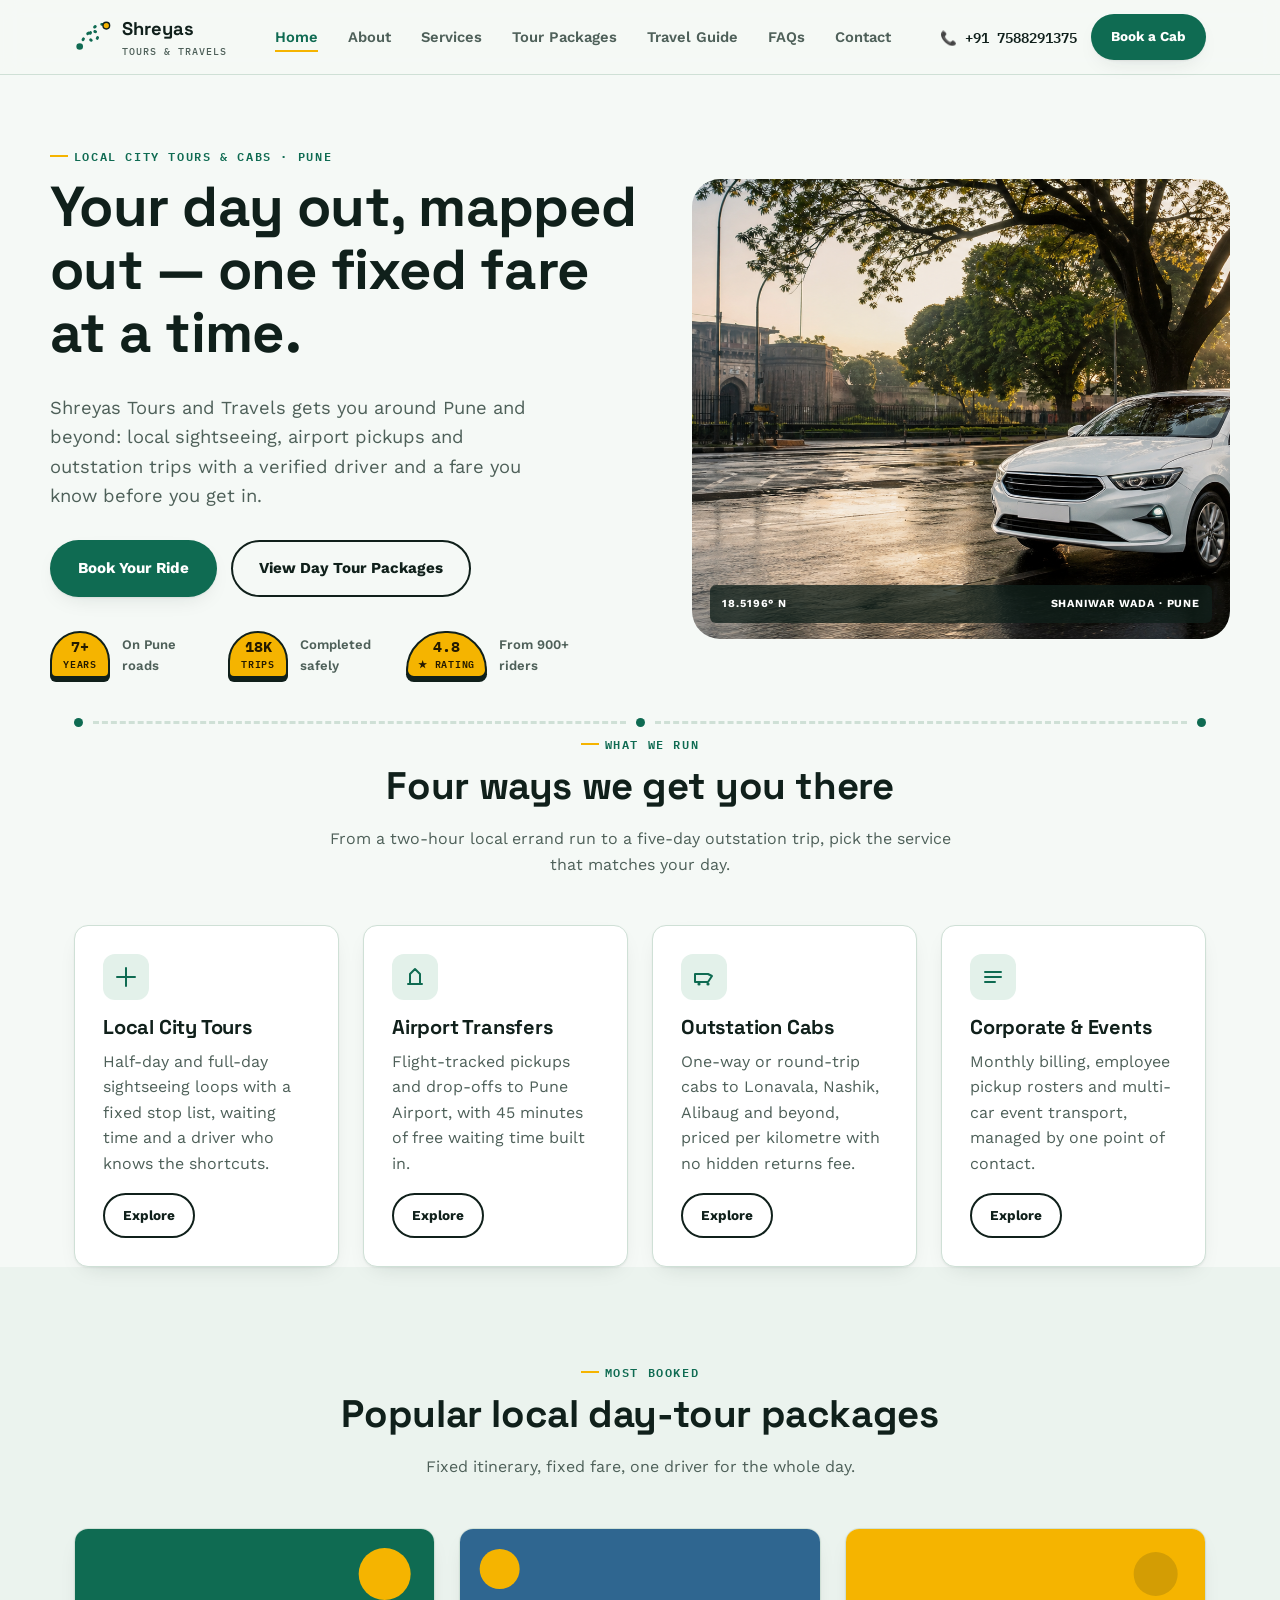
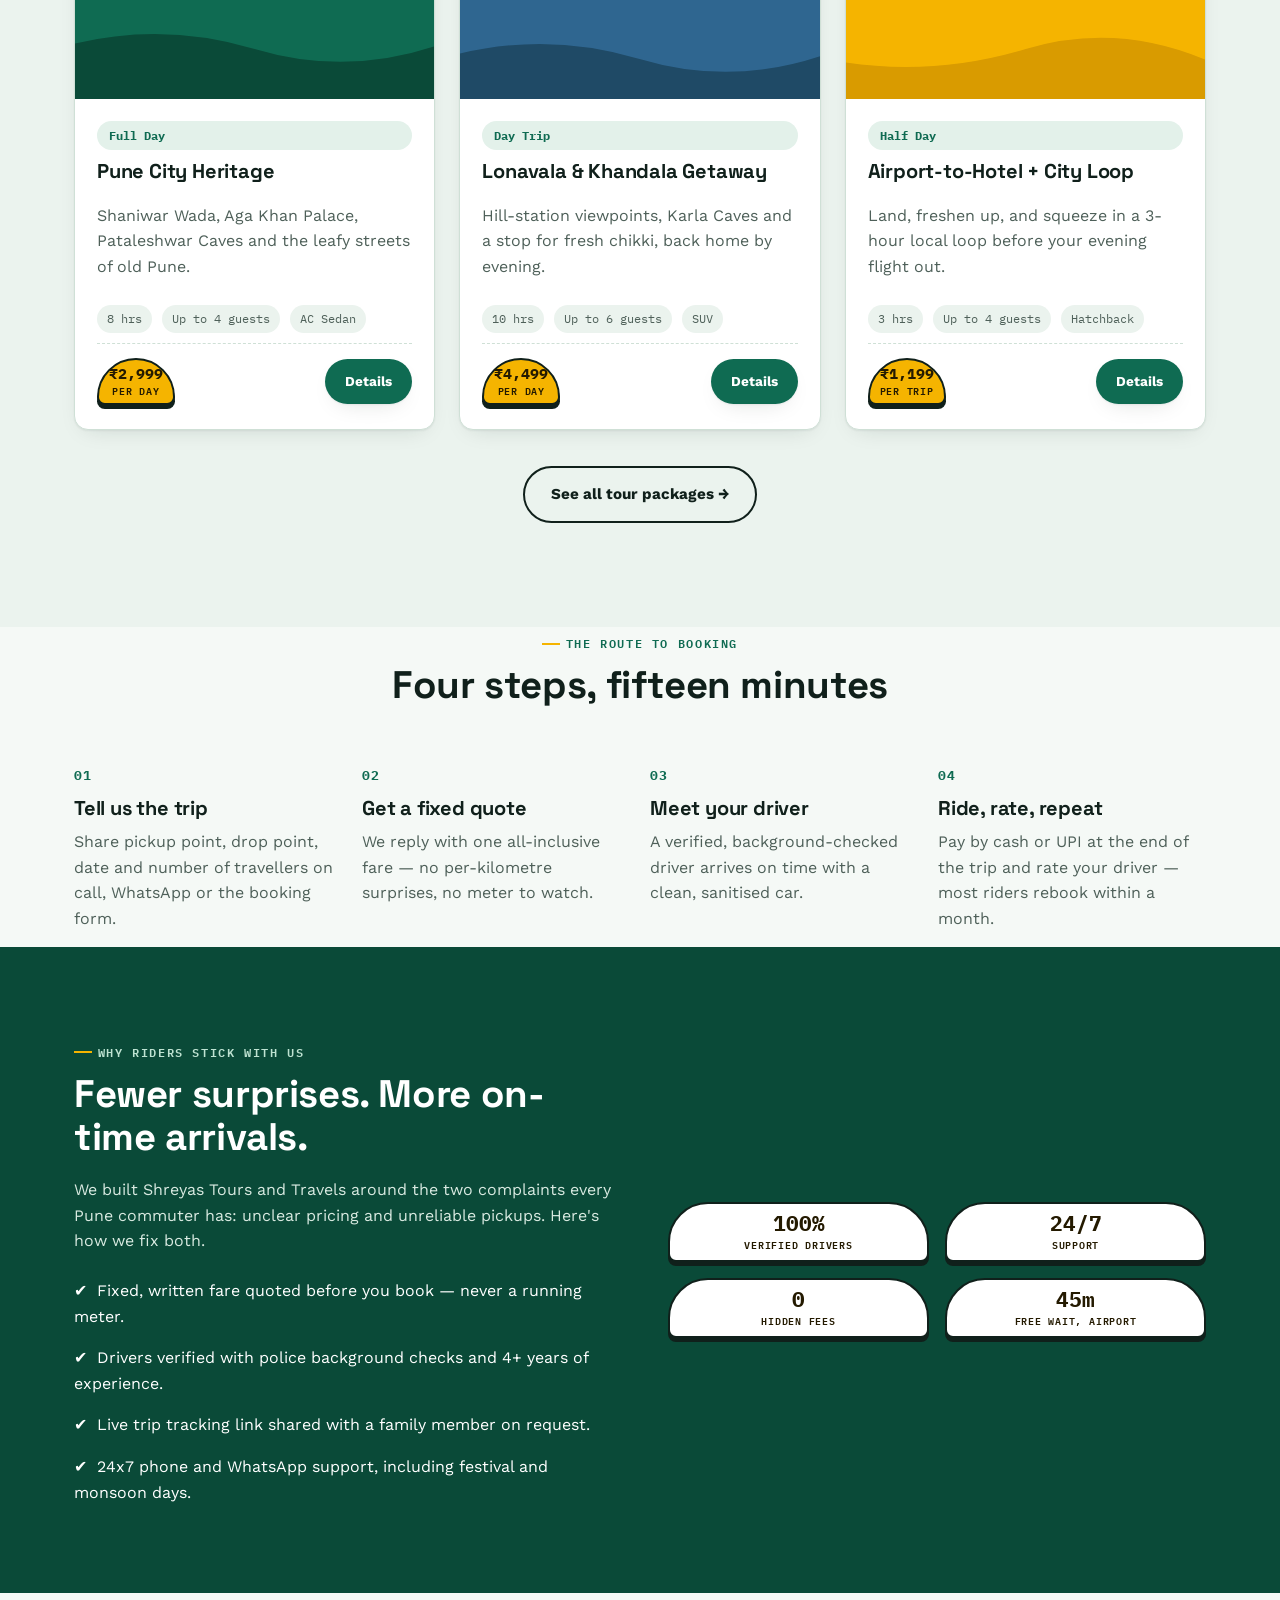
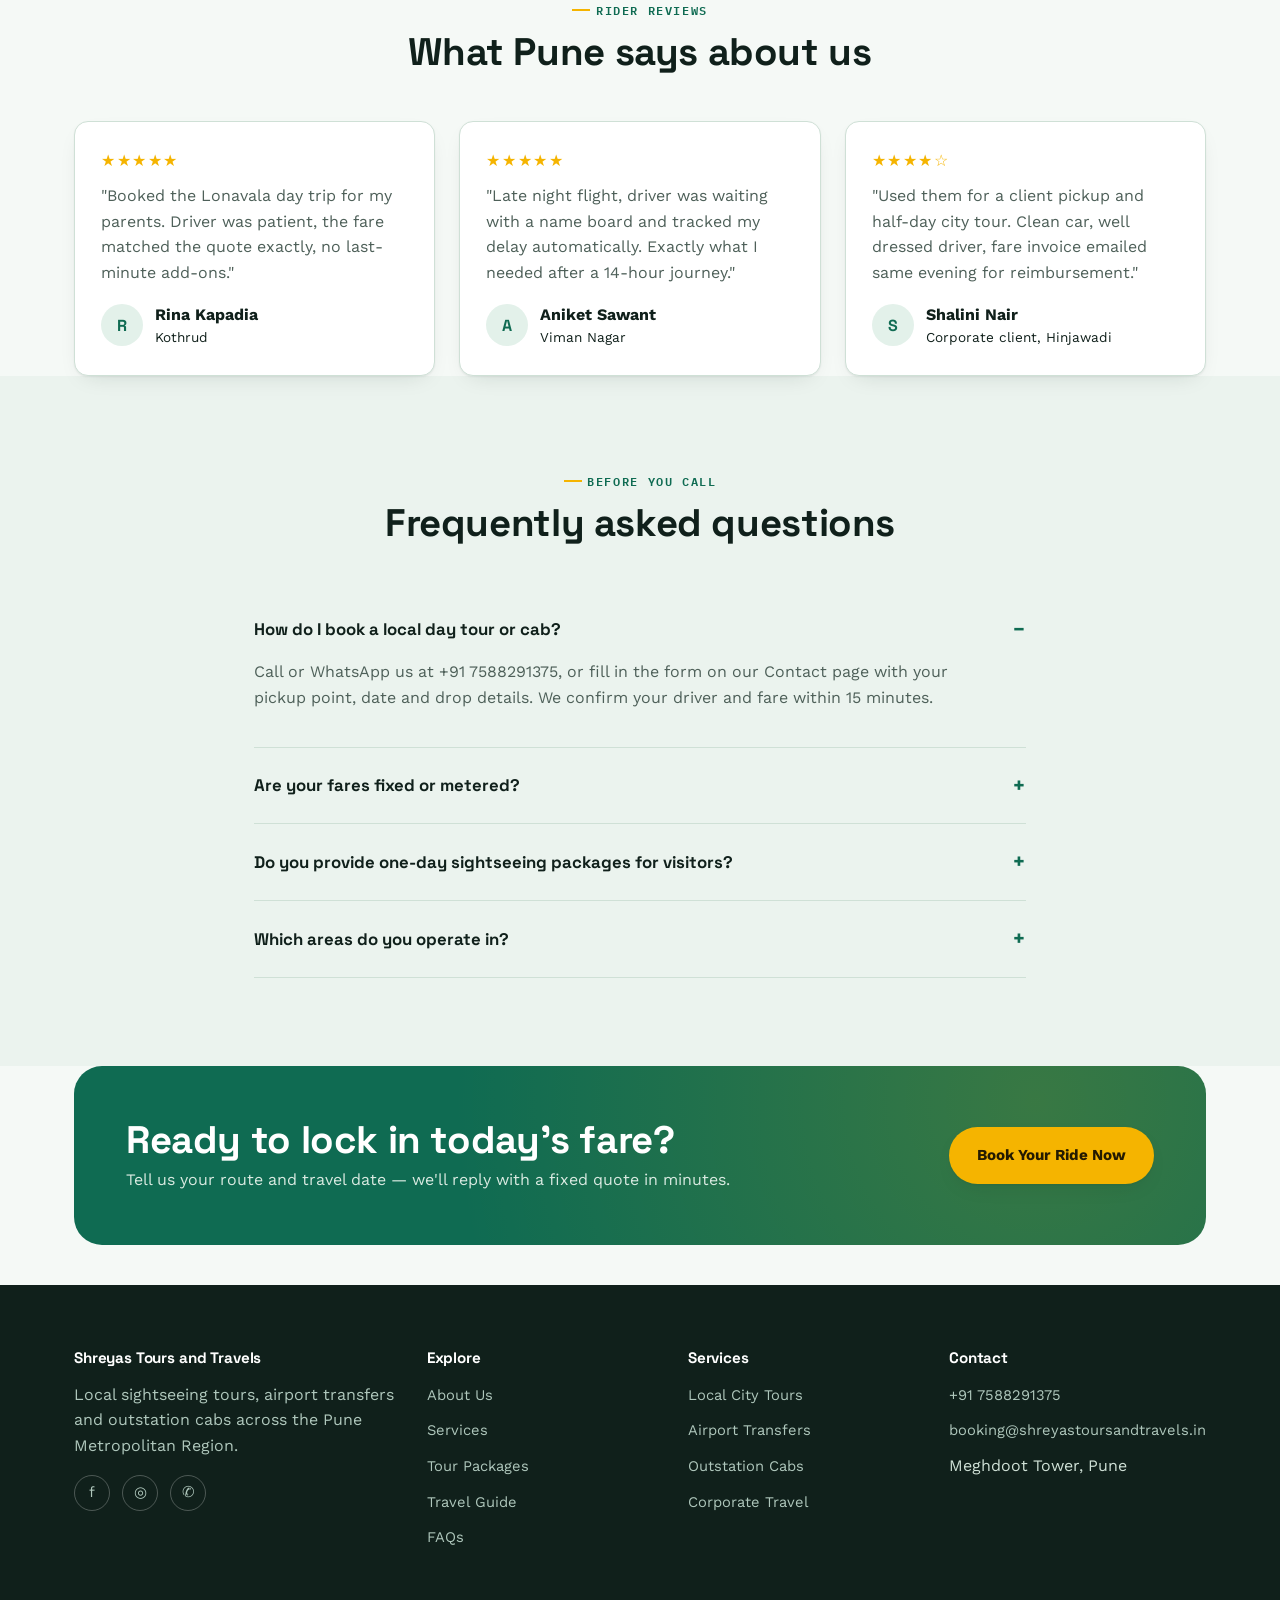
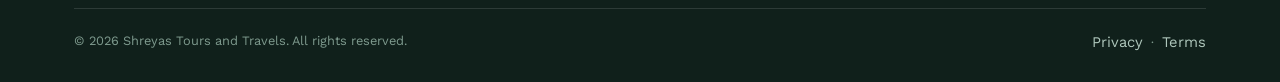
<file: index.html>
<!doctype html>
<html lang="en">
<head>
<meta charset="UTF-8">
<meta name="viewport" content="width=device-width, initial-scale=1.0">
<title>Shreyas Tours &amp; Travels | Local City Day Tours &amp; Cab Booking in Pune</title>
<meta name="description" content="Book reliable local sightseeing tours, airport transfers and outstation cabs with Shreyas Tours & Travels, Pune. Verified drivers, fixed fares, 24x7 support. Reserve your ride in 2 minutes.">
<meta name="keywords" content="local tours Pune, city day tour package, cab booking Pune, airport taxi Pune, outstation cab service, sightseeing tour Pune, car rental with driver">
<link rel="canonical" href="https://www.shreyastoursandtravels.in/index.html">
<meta name="robots" content="index, follow, max-image-preview:large, max-snippet:-1">
<meta name="author" content="Shreyas Tours and Travels">
<meta name="theme-color" content="#0F6B52">

<!-- Open Graph -->
<meta property="og:type" content="website">
<meta property="og:site_name" content="Shreyas Tours and Travels">
<meta property="og:title" content="Shreyas Tours & Travels | Local City Day Tours & Cab Booking">
<meta property="og:description" content="Reliable local sightseeing tours, airport transfers & outstation cabs. Verified drivers, fixed fares, 24x7 support.">
<meta property="og:url" content="https://www.shreyastoursandtravels.in/">
<meta property="og:image" content="https://www.shreyastoursandtravels.in/images/pune-shaniwar-wada-hero.png">
<meta property="og:locale" content="en_IN">

<!-- Twitter -->
<meta name="twitter:card" content="summary_large_image">
<meta name="twitter:title" content="Shreyas Tours & Travels | Local City Day Tours & Cab Booking">
<meta name="twitter:description" content="Reliable local sightseeing tours, airport transfers & outstation cabs. Verified drivers, fixed fares, 24x7 support.">

<link rel="preconnect" href="https://fonts.googleapis.com">
<link rel="preconnect" href="https://fonts.gstatic.com" crossorigin>
<link href="https://fonts.googleapis.com/css2?family=Space+Grotesk:wght@500;700&family=Work+Sans:wght@400;500;600;700&family=IBM+Plex+Mono:wght@500;700&display=swap" rel="stylesheet">
<link rel="stylesheet" href="css/styles.css">

<!-- Structured data: LocalBusiness / TravelAgency -->
<script type="application/ld+json">
{
  "@context": "https://schema.org",
  "@type": "TravelAgency",
  "name": "Shreyas Tours and Travels",
  "image": "https://www.shreyastoursandtravels.in/images/pune-shaniwar-wada-hero.png",
  "url": "https://www.shreyastoursandtravels.in/",
  "telephone": "+91-98765-43210",
  "priceRange": "₹₹",
  "address": {
    "@type": "PostalAddress",
    "streetAddress": "Meghdoot Tower",
    "addressLocality": "Pune",
    "addressRegion": "Maharashtra",
    "addressCountry": "IN"
  },
  "areaServed": "Pune Metropolitan Region",
  "openingHoursSpecification": {
    "@type": "OpeningHoursSpecification",
    "dayOfWeek": ["Monday","Tuesday","Wednesday","Thursday","Friday","Saturday","Sunday"],
    "opens": "06:00",
    "closes": "23:00"
  },
  "sameAs": [
    "https://www.facebook.com/shreyastoursandtravels",
    "https://www.instagram.com/shreyastoursandtravels"
  ]
}
</script>
<script type="application/ld+json">
{
  "@context": "https://schema.org",
  "@type": "FAQPage",
  "mainEntity": [
    {
      "@type": "Question",
      "name": "How do I book a local day tour or cab with Shreyas Tours and Travels?",
      "acceptedAnswer": { "@type": "Answer", "text": "Call us, WhatsApp us, or fill the booking form on our Contact page with your pickup point, date and drop details. We confirm your driver and fare within 15 minutes." }
    },
    {
      "@type": "Question",
      "name": "Are your fares fixed or metered?",
      "acceptedAnswer": { "@type": "Answer", "text": "All local day tours and airport transfers are quoted as a fixed, all-inclusive fare before you book, so there is no meter surprise at the end of the trip." }
    },
    {
      "@type": "Question",
      "name": "Do you provide one-day sightseeing packages for visitors?",
      "acceptedAnswer": { "@type": "Answer", "text": "Yes, we run curated one-day and half-day city sightseeing packages with a fixed itinerary, waiting time and a verified local driver-guide." }
    }
  ]
}
</script>
</head>
<body class="home-pune">
<a class="skip-link" href="#main">Skip to content</a>

<header class="site-header">
  <nav class="nav" aria-label="Primary">
    <a href="index.html" class="brand">
      <svg class="brand-mark" viewBox="0 0 40 40" fill="none" xmlns="http://www.w3.org/2000/svg" aria-hidden="true">
        <path d="M6 30C6 30 12 14 20 14C28 14 26 24 20 24C14 24 16 12 24 8C30 5 34 8 34 8" stroke="#0F6B52" stroke-width="3" stroke-linecap="round" stroke-dasharray="1 7"/>
        <circle cx="6" cy="30" r="3.5" fill="#0F6B52"/>
        <circle cx="34" cy="8" r="3.5" fill="#F5B400" stroke="#10201B" stroke-width="1.5"/>
      </svg>
      <span>Shreyas<br><small>Tours &amp; Travels</small></span>
    </a>
    <button class="nav-toggle" aria-label="Toggle navigation menu" aria-expanded="false">
      <span></span>
    </button>
    <ul class="nav-links">
      <li><a href="index.html" aria-current="page">Home</a></li>
      <li><a href="about.html">About</a></li>
      <li><a href="services.html">Services</a></li>
      <li><a href="packages.html">Tour Packages</a></li>
      <li><a href="blog.html">Travel Guide</a></li>
          <li><a href="faq.html">FAQs</a></li>
      <li><a href="contact.html">Contact</a></li>
    </ul>
    <div class="nav-cta">
      <a class="nav-phone" href="tel:+919876543210">📞 +91 7588291375</a>
      <a class="btn btn-primary btn-sm" href="contact.html">Book a Cab</a>
    </div>
  </nav>
</header>

<main id="main">

  <!-- HERO -->
  <section class="hero container">
    <div class="hero-copy">
      <span class="eyebrow">Local city tours &amp; cabs · Pune</span>
      <h1>Your day out, mapped out — one fixed fare at a time.</h1>
      <p class="lede">Shreyas Tours and Travels gets you around Pune and beyond: local sightseeing, airport pickups and outstation trips with a verified driver and a fare you know before you get in.</p>
      <div class="hero-actions">
        <a href="contact.html" class="btn btn-primary">Book Your Ride</a>
        <a href="packages.html" class="btn btn-ghost">View Day Tour Packages</a>
      </div>
      <div class="hero-stats">
        <div class="hero-stat">
          <div class="milestone milestone-sm"><span class="num">7+</span><span class="unit">Years</span></div>
          <span class="label">On Pune roads</span>
        </div>
        <div class="hero-stat">
          <div class="milestone milestone-sm"><span class="num">18K</span><span class="unit">Trips</span></div>
          <span class="label">Completed safely</span>
        </div>
        <div class="hero-stat">
          <div class="milestone milestone-sm"><span class="num">4.8</span><span class="unit">★ Rating</span></div>
          <span class="label">From 900+ riders</span>
        </div>
      </div>
    </div>
    <div class="hero-art">
      <img src="images/pune-shaniwar-wada-hero.png" alt="A white cab driving near Shaniwar Wada in Pune at sunrise" width="1842" height="854" fetchpriority="high">
      <div class="hero-photo-note" aria-hidden="true"><span>18.5196° N</span><span>Shaniwar Wada · Pune</span></div>
    </div>
  </section>

  <div class="container"><div class="route-divider"><span class="dot"></span><span class="dash"></span><span class="dot"></span><span class="dash"></span><span class="dot"></span></div></div>

  <!-- SERVICES -->
  <section class="container" aria-labelledby="services-heading">
    <div class="section-head">
      <span class="eyebrow">What we run</span>
      <h2 id="services-heading">Four ways we get you there</h2>
      <p>From a two-hour local errand run to a five-day outstation trip, pick the service that matches your day.</p>
    </div>
    <div class="grid grid-4">
      <article class="card service-card">
        <div class="icon" aria-hidden="true">
          <svg width="24" height="24" viewBox="0 0 24 24" fill="none"><path d="M3 12h18M12 3v18" stroke="currentColor" stroke-width="2" stroke-linecap="round"/></svg>
        </div>
        <h3>Local City Tours</h3>
        <p>Half-day and full-day sightseeing loops with a fixed stop list, waiting time and a driver who knows the shortcuts.</p>
        <a href="services.html#local-tours" class="btn-sm btn-ghost btn">Explore</a>
      </article>
      <article class="card service-card">
        <div class="icon" aria-hidden="true">
          <svg width="24" height="24" viewBox="0 0 24 24" fill="none"><path d="M5 19h14M7 19V9l5-5 5 5v10" stroke="currentColor" stroke-width="2" stroke-linecap="round" stroke-linejoin="round"/></svg>
        </div>
        <h3>Airport Transfers</h3>
        <p>Flight-tracked pickups and drop-offs to Pune Airport, with 45 minutes of free waiting time built in.</p>
        <a href="services.html#airport-transfers" class="btn-sm btn-ghost btn">Explore</a>
      </article>
      <article class="card service-card">
        <div class="icon" aria-hidden="true">
          <svg width="24" height="24" viewBox="0 0 24 24" fill="none"><path d="M3 17h13l4-6-4-2H3v8Z" stroke="currentColor" stroke-width="2" stroke-linejoin="round"/><circle cx="7" cy="19" r="1.6" fill="currentColor"/><circle cx="16" cy="19" r="1.6" fill="currentColor"/></svg>
        </div>
        <h3>Outstation Cabs</h3>
        <p>One-way or round-trip cabs to Lonavala, Nashik, Alibaug and beyond, priced per kilometre with no hidden returns fee.</p>
        <a href="services.html#outstation-cabs" class="btn-sm btn-ghost btn">Explore</a>
      </article>
      <article class="card service-card">
        <div class="icon" aria-hidden="true">
          <svg width="24" height="24" viewBox="0 0 24 24" fill="none"><path d="M4 7h16M4 12h16M4 17h10" stroke="currentColor" stroke-width="2" stroke-linecap="round"/></svg>
        </div>
        <h3>Corporate &amp; Events</h3>
        <p>Monthly billing, employee pickup rosters and multi-car event transport, managed by one point of contact.</p>
        <a href="services.html#corporate" class="btn-sm btn-ghost btn">Explore</a>
      </article>
    </div>
  </section>

  <!-- POPULAR PACKAGES -->
  <section class="panel">
    <div class="container">
      <div class="section-head">
        <span class="eyebrow">Most booked</span>
        <h2>Popular local day-tour packages</h2>
        <p>Fixed itinerary, fixed fare, one driver for the whole day.</p>
      </div>
      <div class="grid grid-3">
        <article class="card package-card">
          <div class="thumb" aria-hidden="true">
            <svg viewBox="0 0 400 170" width="100%" height="170" preserveAspectRatio="xMidYMid slice">
              <rect width="400" height="170" fill="#0F6B52"/>
              <path d="M0 120 Q100 90 200 120 T400 110 V170 H0Z" fill="#0A4A38"/>
              <circle cx="330" cy="45" r="26" fill="#F5B400"/>
            </svg>
          </div>
          <div class="body">
            <span class="tag-pill">Full Day</span>
            <h3>Pune City Heritage</h3>
            <p>Shaniwar Wada, Aga Khan Palace, Pataleshwar Caves and the leafy streets of old Pune.</p>
            <div class="meta"><span>8 hrs</span><span>Up to 4 guests</span><span>AC Sedan</span></div>
            <div class="price-row">
              <div class="milestone milestone-sm"><span class="num">₹2,999</span><span class="unit">per day</span></div>
              <a href="packages.html#city-highlights" class="btn btn-sm btn-primary">Details</a>
            </div>
          </div>
        </article>
        <article class="card package-card">
          <div class="thumb" aria-hidden="true">
            <svg viewBox="0 0 400 170" width="100%" height="170" preserveAspectRatio="xMidYMid slice">
              <rect width="400" height="170" fill="#2F6690"/>
              <path d="M0 130 Q100 100 200 130 T400 120 V170 H0Z" fill="#1F4A66"/>
              <circle cx="60" cy="40" r="20" fill="#F5B400"/>
            </svg>
          </div>
          <div class="body">
            <span class="tag-pill">Day Trip</span>
            <h3>Lonavala &amp; Khandala Getaway</h3>
            <p>Hill-station viewpoints, Karla Caves and a stop for fresh chikki, back home by evening.</p>
            <div class="meta"><span>10 hrs</span><span>Up to 6 guests</span><span>SUV</span></div>
            <div class="price-row">
              <div class="milestone milestone-sm"><span class="num">₹4,499</span><span class="unit">per day</span></div>
              <a href="packages.html#lonavala" class="btn btn-sm btn-primary">Details</a>
            </div>
          </div>
        </article>
        <article class="card package-card">
          <div class="thumb" aria-hidden="true">
            <svg viewBox="0 0 400 170" width="100%" height="170" preserveAspectRatio="xMidYMid slice">
              <rect width="400" height="170" fill="#F5B400"/>
              <path d="M0 130 Q100 150 200 120 T400 140 V170 H0Z" fill="#D99B00"/>
              <circle cx="330" cy="45" r="22" fill="#10201B" opacity="0.15"/>
            </svg>
          </div>
          <div class="body">
            <span class="tag-pill">Half Day</span>
            <h3>Airport-to-Hotel + City Loop</h3>
            <p>Land, freshen up, and squeeze in a 3-hour local loop before your evening flight out.</p>
            <div class="meta"><span>3 hrs</span><span>Up to 4 guests</span><span>Hatchback</span></div>
            <div class="price-row">
              <div class="milestone milestone-sm"><span class="num">₹1,199</span><span class="unit">per trip</span></div>
              <a href="packages.html#airport-loop" class="btn btn-sm btn-primary">Details</a>
            </div>
          </div>
        </article>
      </div>
      <p class="text-center" style="margin-top:36px;"><a href="packages.html" class="btn btn-ghost">See all tour packages →</a></p>
    </div>
  </section>

  <!-- HOW IT WORKS -->
  <section class="container" aria-labelledby="how-heading">
    <div class="section-head">
      <span class="eyebrow">The route to booking</span>
      <h2 id="how-heading">Four steps, fifteen minutes</h2>
    </div>
    <div class="steps">
      <div class="step">
        <h3>Tell us the trip</h3>
        <p>Share pickup point, drop point, date and number of travellers on call, WhatsApp or the booking form.</p>
      </div>
      <div class="step">
        <h3>Get a fixed quote</h3>
        <p>We reply with one all-inclusive fare — no per-kilometre surprises, no meter to watch.</p>
      </div>
      <div class="step">
        <h3>Meet your driver</h3>
        <p>A verified, background-checked driver arrives on time with a clean, sanitised car.</p>
      </div>
      <div class="step">
        <h3>Ride, rate, repeat</h3>
        <p>Pay by cash or UPI at the end of the trip and rate your driver — most riders rebook within a month.</p>
      </div>
    </div>
  </section>

  <!-- WHY CHOOSE US -->
  <section class="panel-dark">
    <div class="container two-col">
      <div>
        <span class="eyebrow" style="color:#BFE3D2;">Why riders stick with us</span>
        <h2>Fewer surprises. More on-time arrivals.</h2>
        <p>We built Shreyas Tours and Travels around the two complaints every Pune commuter has: unclear pricing and unreliable pickups. Here's how we fix both.</p>
        <ul style="display:grid;gap:16px;margin-top:24px;">
          <li>✔ &nbsp;Fixed, written fare quoted before you book — never a running meter.</li>
          <li>✔ &nbsp;Drivers verified with police background checks and 4+ years of experience.</li>
          <li>✔ &nbsp;Live trip tracking link shared with a family member on request.</li>
          <li>✔ &nbsp;24x7 phone and WhatsApp support, including festival and monsoon days.</li>
        </ul>
      </div>
      <div class="grid grid-2" style="gap:16px;">
        <div class="milestone" style="background:#fff;"><span class="num">100%</span><span class="unit">Verified Drivers</span></div>
        <div class="milestone" style="background:#fff;"><span class="num">24/7</span><span class="unit">Support</span></div>
        <div class="milestone" style="background:#fff;"><span class="num">0</span><span class="unit">Hidden Fees</span></div>
        <div class="milestone" style="background:#fff;"><span class="num">45m</span><span class="unit">Free Wait, Airport</span></div>
      </div>
    </div>
  </section>

  <!-- TESTIMONIALS -->
  <section class="container" aria-labelledby="reviews-heading">
    <div class="section-head">
      <span class="eyebrow">Rider reviews</span>
      <h2 id="reviews-heading">What Pune says about us</h2>
    </div>
    <div class="grid grid-3">
      <div class="testimonial">
        <div class="stars">★★★★★</div>
        <p>"Booked the Lonavala day trip for my parents. Driver was patient, the fare matched the quote exactly, no last-minute add-ons."</p>
        <div class="who"><div class="avatar">R</div><div><strong>Rina Kapadia</strong><div class="small">Kothrud</div></div></div>
      </div>
      <div class="testimonial">
        <div class="stars">★★★★★</div>
        <p>"Late night flight, driver was waiting with a name board and tracked my delay automatically. Exactly what I needed after a 14-hour journey."</p>
        <div class="who"><div class="avatar">A</div><div><strong>Aniket Sawant</strong><div class="small">Viman Nagar</div></div></div>
      </div>
      <div class="testimonial">
        <div class="stars">★★★★☆</div>
        <p>"Used them for a client pickup and half-day city tour. Clean car, well dressed driver, fare invoice emailed same evening for reimbursement."</p>
        <div class="who"><div class="avatar">S</div><div><strong>Shalini Nair</strong><div class="small">Corporate client, Hinjawadi</div></div></div>
      </div>
    </div>
  </section>

  <!-- FAQ -->
  <section class="panel">
    <div class="container" style="max-width:820px;">
      <div class="section-head">
        <span class="eyebrow">Before you call</span>
        <h2>Frequently asked questions</h2>
      </div>
      <details class="faq-item" open>
        <summary>How do I book a local day tour or cab?</summary>
        <p>Call or WhatsApp us at +91 7588291375, or fill in the form on our <a href="contact.html">Contact page</a> with your pickup point, date and drop details. We confirm your driver and fare within 15 minutes.</p>
      </details>
      <details class="faq-item">
        <summary>Are your fares fixed or metered?</summary>
        <p>Every local day tour, airport transfer and outstation trip is quoted as one fixed, all-inclusive fare before you confirm — so there's no meter running and no end-of-trip surprise.</p>
      </details>
      <details class="faq-item">
        <summary>Do you provide one-day sightseeing packages for visitors?</summary>
        <p>Yes. Our <a href="packages.html">tour packages</a> page lists curated half-day and full-day itineraries, each with a fixed stop list, waiting time and a driver familiar with the route.</p>
      </details>
      <details class="faq-item">
        <summary>Which areas do you operate in?</summary>
        <p>Shreyas Tours and Travels is based in Pune and covers the Pune Metropolitan Region, plus outstation routes to Lonavala, Mahabaleshwar, Nashik, Mumbai and Goa.</p>
      </details>
    </div>
  </section>

  <!-- CTA -->
  <section class="container">
    <div class="cta-banner">
      <div>
        <h2>Ready to lock in today's fare?</h2>
        <p>Tell us your route and travel date — we'll reply with a fixed quote in minutes.</p>
      </div>
      <a href="contact.html" class="btn btn-accent">Book Your Ride Now</a>
    </div>
  </section>

</main>

<footer class="site-footer">
  <div class="container">
    <div class="footer-grid">
      <div>
        <h4>Shreyas Tours and Travels</h4>
        <p style="color:#AFC7BC;max-width:32ch;">Local sightseeing tours, airport transfers and outstation cabs across the Pune Metropolitan Region.</p>
        <div class="social-row" aria-label="Social media links">
          <a href="https://www.facebook.com/shreyastoursandtravels" aria-label="Facebook">f</a>
          <a href="https://www.instagram.com/shreyastoursandtravels" aria-label="Instagram">◎</a>
          <a href="https://wa.me/919876543210" aria-label="WhatsApp">✆</a>
        </div>
      </div>
      <div>
        <h4>Explore</h4>
        <ul>
          <li><a href="about.html">About Us</a></li>
          <li><a href="services.html">Services</a></li>
          <li><a href="packages.html">Tour Packages</a></li>
          <li><a href="blog.html">Travel Guide</a></li>
          <li><a href="faq.html">FAQs</a></li>
        </ul>
      </div>
      <div>
        <h4>Services</h4>
        <ul>
          <li><a href="services.html#local-tours">Local City Tours</a></li>
          <li><a href="services.html#airport-transfers">Airport Transfers</a></li>
          <li><a href="services.html#outstation-cabs">Outstation Cabs</a></li>
          <li><a href="services.html#corporate">Corporate Travel</a></li>
        </ul>
      </div>
      <div>
        <h4>Contact</h4>
        <ul>
          <li><a href="tel:+919876543210">+91 7588291375</a></li>
          <li><a href="mailto:booking@shreyastoursandtravels.in">booking@shreyastoursandtravels.in</a></li>
          <li>Meghdoot Tower, Pune</li>
        </ul>
      </div>
    </div>
    <div class="footer-bottom">
      <span>© <span class="js-year"></span> Shreyas Tours and Travels. All rights reserved.</span>
      <span><a href="contact.html">Privacy</a> &nbsp;·&nbsp; <a href="contact.html">Terms</a></span>
    </div>
  </div>
</footer>

<script src="js/main.js"></script>
</body>
</html>
</file>
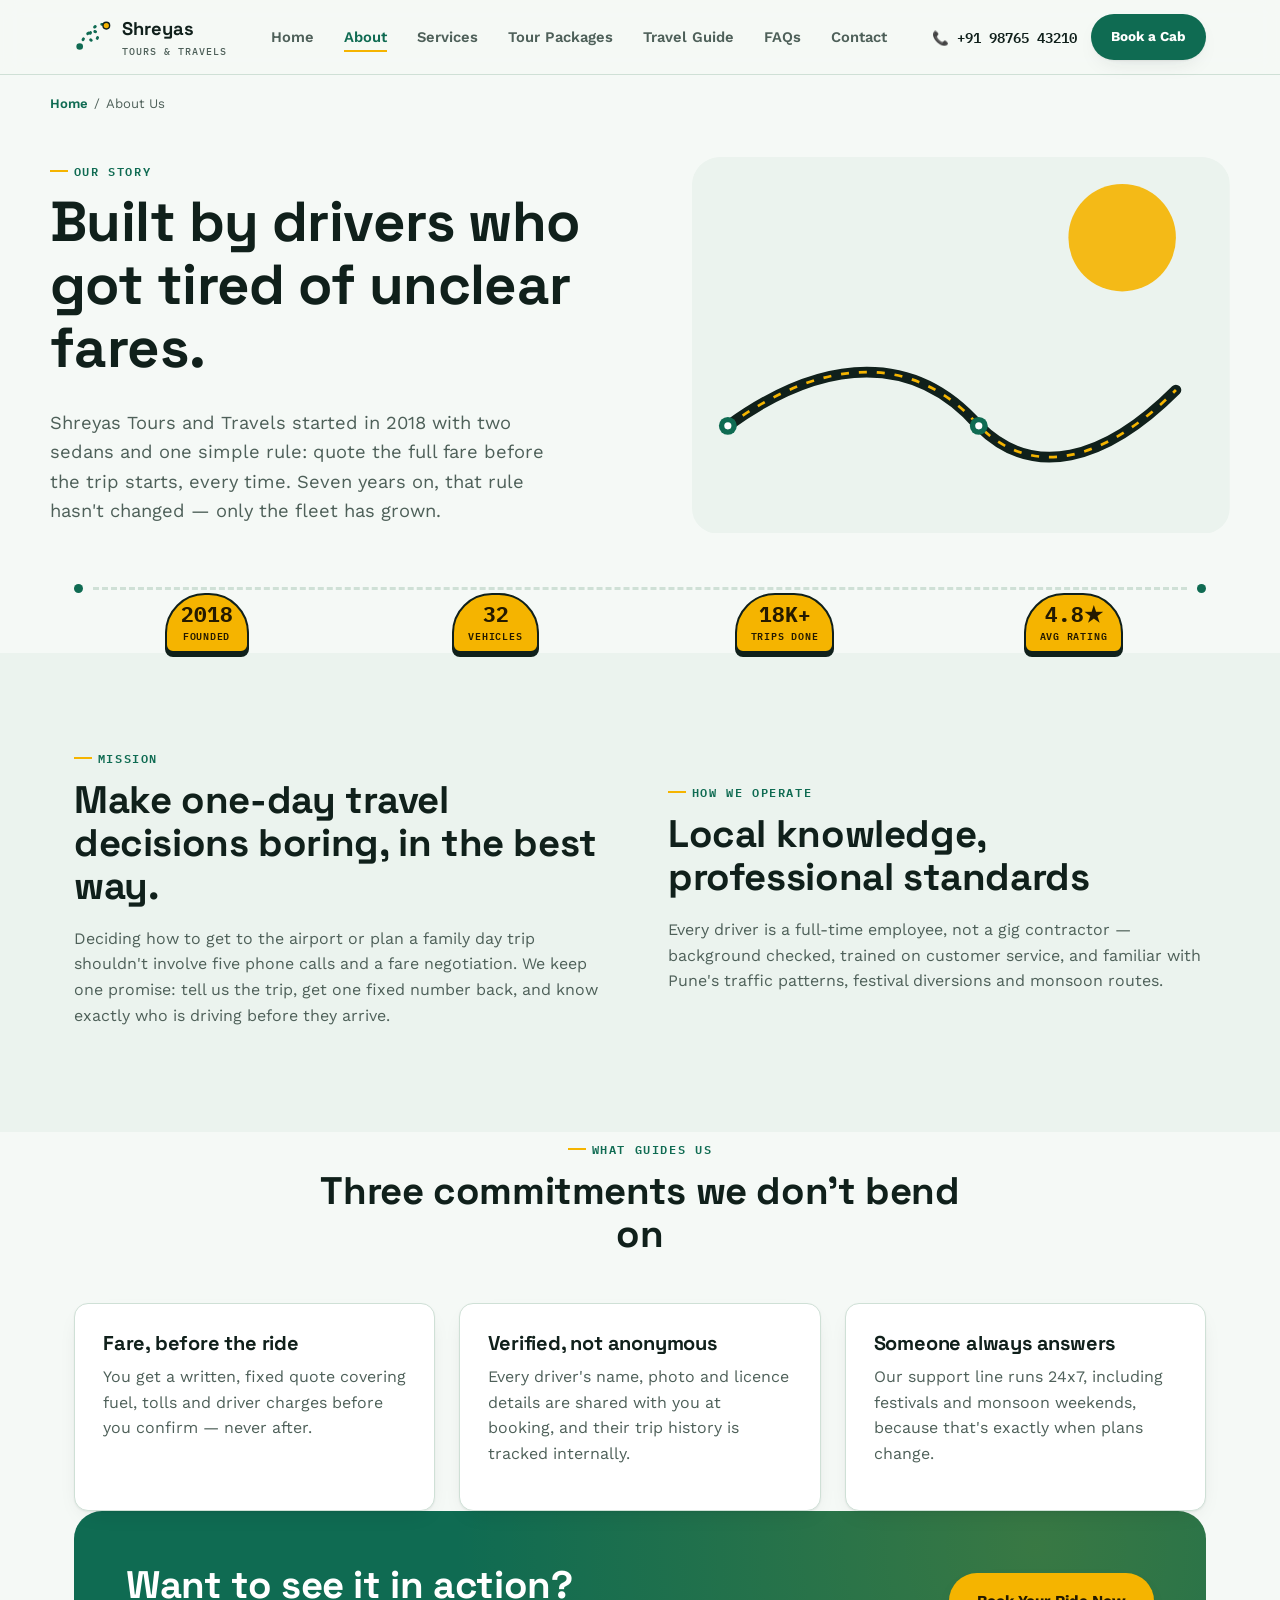
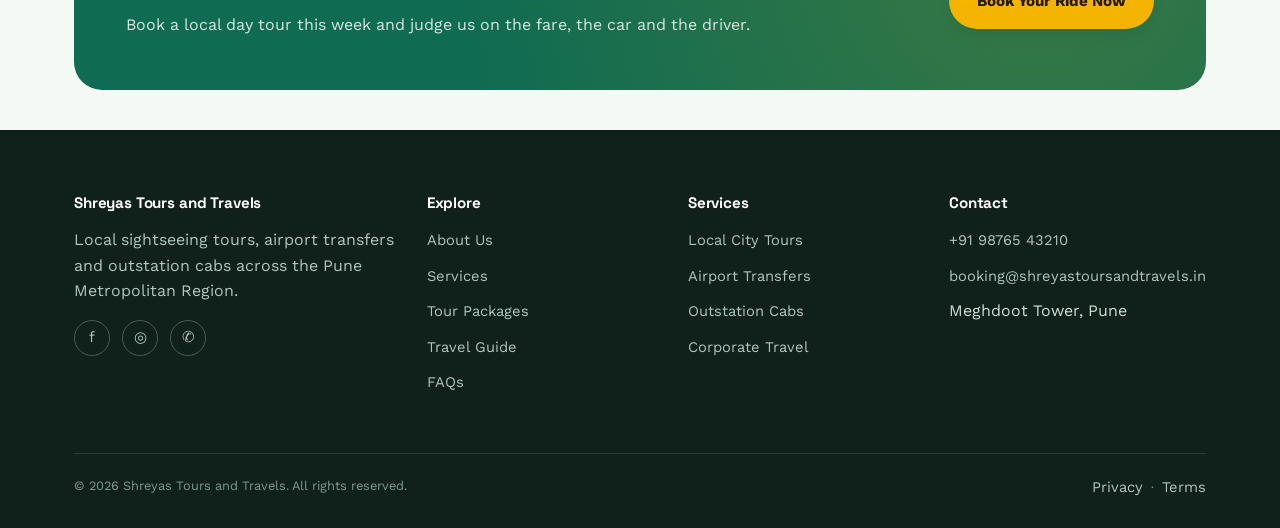
<file: about.html>
<!doctype html>
<html lang="en">
<head>
<meta charset="UTF-8">
<meta name="viewport" content="width=device-width, initial-scale=1.0">
<title>About Us | Shreyas Tours and Travels, Pune</title>
<meta name="description" content="Meet Shreyas Tours and Travels: a Pune-based local cab and day-tour company built on verified drivers, fixed fares and 7+ years on the road.">
<link rel="canonical" href="https://www.shreyastoursandtravels.in/about.html">
<meta name="robots" content="index, follow, max-image-preview:large, max-snippet:-1">
<meta property="og:type" content="website">
<meta property="og:title" content="About Us | Shreyas Tours and Travels">
<meta property="og:description" content="A Pune-based local cab and day-tour company built on verified drivers and fixed fares.">
<meta property="og:url" content="https://www.shreyastoursandtravels.in/about.html">
<link rel="preconnect" href="https://fonts.googleapis.com">
<link rel="preconnect" href="https://fonts.gstatic.com" crossorigin>
<link href="https://fonts.googleapis.com/css2?family=Space+Grotesk:wght@500;700&family=Work+Sans:wght@400;500;600;700&family=IBM+Plex+Mono:wght@500;700&display=swap" rel="stylesheet">
<link rel="stylesheet" href="css/styles.css">
<script type="application/ld+json">
{
  "@context": "https://schema.org",
  "@type": "BreadcrumbList",
  "itemListElement": [
    {"@type":"ListItem","position":1,"name":"Home","item":"https://www.shreyastoursandtravels.in/index.html"},
    {"@type":"ListItem","position":2,"name":"About Us","item":"https://www.shreyastoursandtravels.in/about.html"}
  ]
}
</script>
</head>
<body>
<a class="skip-link" href="#main">Skip to content</a>
<header class="site-header">
  <nav class="nav" aria-label="Primary">
    <a href="index.html" class="brand">
      <svg class="brand-mark" viewBox="0 0 40 40" fill="none" xmlns="http://www.w3.org/2000/svg" aria-hidden="true">
        <path d="M6 30C6 30 12 14 20 14C28 14 26 24 20 24C14 24 16 12 24 8C30 5 34 8 34 8" stroke="#0F6B52" stroke-width="3" stroke-linecap="round" stroke-dasharray="1 7"/>
        <circle cx="6" cy="30" r="3.5" fill="#0F6B52"/>
        <circle cx="34" cy="8" r="3.5" fill="#F5B400" stroke="#10201B" stroke-width="1.5"/>
      </svg>
      <span>Shreyas<br><small>Tours &amp; Travels</small></span>
    </a>
    <button class="nav-toggle" aria-label="Toggle navigation menu" aria-expanded="false"><span></span></button>
    <ul class="nav-links">
      <li><a href="index.html">Home</a></li>
      <li><a href="about.html" aria-current="page">About</a></li>
      <li><a href="services.html">Services</a></li>
      <li><a href="packages.html">Tour Packages</a></li>
      <li><a href="blog.html">Travel Guide</a></li>
          <li><a href="faq.html">FAQs</a></li>
      <li><a href="contact.html">Contact</a></li>
    </ul>
    <div class="nav-cta">
      <a class="nav-phone" href="tel:+919876543210">📞 +91 98765 43210</a>
      <a class="btn btn-primary btn-sm" href="contact.html">Book a Cab</a>
    </div>
  </nav>
</header>

<main id="main">
  <div class="container breadcrumb"><a href="index.html">Home</a><span>/</span>About Us</div>

  <section class="container hero" style="padding-top:40px;">
    <div class="hero-copy">
      <span class="eyebrow">Our story</span>
      <h1>Built by drivers who got tired of unclear fares.</h1>
      <p class="lede">Shreyas Tours and Travels started in 2018 with two sedans and one simple rule: quote the full fare before the trip starts, every time. Seven years on, that rule hasn't changed — only the fleet has grown.</p>
    </div>
    <div class="hero-art" aria-hidden="true">
      <svg viewBox="0 0 600 420" xmlns="http://www.w3.org/2000/svg">
        <rect width="600" height="420" rx="28" fill="#EBF3EE"/>
        <circle cx="480" cy="90" r="60" fill="#F5B400" opacity="0.9"/>
        <path d="M40 300 C 150 220 250 220 320 300 C 380 360 460 340 540 260" stroke="#10201B" stroke-width="12" fill="none" stroke-linecap="round"/>
        <path d="M40 300 C 150 220 250 220 320 300 C 380 360 460 340 540 260" stroke="#F5B400" stroke-width="3" stroke-dasharray="9 11" fill="none"/>
        <g transform="translate(320,300)"><circle r="10" fill="#0F6B52"/><circle r="4" fill="#fff"/></g>
        <g transform="translate(40,300)"><circle r="10" fill="#0F6B52"/><circle r="4" fill="#fff"/></g>
      </svg>
    </div>
  </section>

  <div class="container"><div class="route-divider"><span class="dot"></span><span class="dash"></span><span class="dot"></span></div></div>

  <section class="container">
    <div class="grid grid-4" style="text-align:center;">
      <div><div class="milestone"><span class="num">2018</span><span class="unit">Founded</span></div></div>
      <div><div class="milestone"><span class="num">32</span><span class="unit">Vehicles</span></div></div>
      <div><div class="milestone"><span class="num">18K+</span><span class="unit">Trips Done</span></div></div>
      <div><div class="milestone"><span class="num">4.8★</span><span class="unit">Avg Rating</span></div></div>
    </div>
  </section>

  <section class="panel">
    <div class="container two-col">
      <div>
        <span class="eyebrow">Mission</span>
        <h2>Make one-day travel decisions boring, in the best way.</h2>
        <p>Deciding how to get to the airport or plan a family day trip shouldn't involve five phone calls and a fare negotiation. We keep one promise: tell us the trip, get one fixed number back, and know exactly who is driving before they arrive.</p>
      </div>
      <div>
        <span class="eyebrow">How we operate</span>
        <h2>Local knowledge, professional standards</h2>
        <p>Every driver is a full-time employee, not a gig contractor — background checked, trained on customer service, and familiar with Pune's traffic patterns, festival diversions and monsoon routes.</p>
      </div>
    </div>
  </section>

  <section class="container" aria-labelledby="values-heading">
    <div class="section-head">
      <span class="eyebrow">What guides us</span>
      <h2 id="values-heading">Three commitments we don't bend on</h2>
    </div>
    <div class="grid grid-3">
      <article class="card">
        <h3>Fare, before the ride</h3>
        <p>You get a written, fixed quote covering fuel, tolls and driver charges before you confirm — never after.</p>
      </article>
      <article class="card">
        <h3>Verified, not anonymous</h3>
        <p>Every driver's name, photo and licence details are shared with you at booking, and their trip history is tracked internally.</p>
      </article>
      <article class="card">
        <h3>Someone always answers</h3>
        <p>Our support line runs 24x7, including festivals and monsoon weekends, because that's exactly when plans change.</p>
      </article>
    </div>
  </section>

  <section class="container">
    <div class="cta-banner">
      <div>
        <h2>Want to see it in action?</h2>
        <p>Book a local day tour this week and judge us on the fare, the car and the driver.</p>
      </div>
      <a href="contact.html" class="btn btn-accent">Book Your Ride Now</a>
    </div>
  </section>
</main>

<footer class="site-footer">
  <div class="container">
    <div class="footer-grid">
      <div>
        <h4>Shreyas Tours and Travels</h4>
        <p style="color:#AFC7BC;max-width:32ch;">Local sightseeing tours, airport transfers and outstation cabs across the Pune Metropolitan Region.</p>
        <div class="social-row" aria-label="Social media links">
          <a href="https://www.facebook.com/shreyastoursandtravels" aria-label="Facebook">f</a>
          <a href="https://www.instagram.com/shreyastoursandtravels" aria-label="Instagram">◎</a>
          <a href="https://wa.me/919876543210" aria-label="WhatsApp">✆</a>
        </div>
      </div>
      <div>
        <h4>Explore</h4>
        <ul>
          <li><a href="about.html">About Us</a></li>
          <li><a href="services.html">Services</a></li>
          <li><a href="packages.html">Tour Packages</a></li>
          <li><a href="blog.html">Travel Guide</a></li>
          <li><a href="faq.html">FAQs</a></li>
        </ul>
      </div>
      <div>
        <h4>Services</h4>
        <ul>
          <li><a href="services.html#local-tours">Local City Tours</a></li>
          <li><a href="services.html#airport-transfers">Airport Transfers</a></li>
          <li><a href="services.html#outstation-cabs">Outstation Cabs</a></li>
          <li><a href="services.html#corporate">Corporate Travel</a></li>
        </ul>
      </div>
      <div>
        <h4>Contact</h4>
        <ul>
          <li><a href="tel:+919876543210">+91 98765 43210</a></li>
          <li><a href="mailto:booking@shreyastoursandtravels.in">booking@shreyastoursandtravels.in</a></li>
          <li>Meghdoot Tower, Pune</li>
        </ul>
      </div>
    </div>
    <div class="footer-bottom">
      <span>© <span class="js-year"></span> Shreyas Tours and Travels. All rights reserved.</span>
      <span><a href="contact.html">Privacy</a> &nbsp;·&nbsp; <a href="contact.html">Terms</a></span>
    </div>
  </div>
</footer>
<script src="js/main.js"></script>
</body>
</html>
</file>
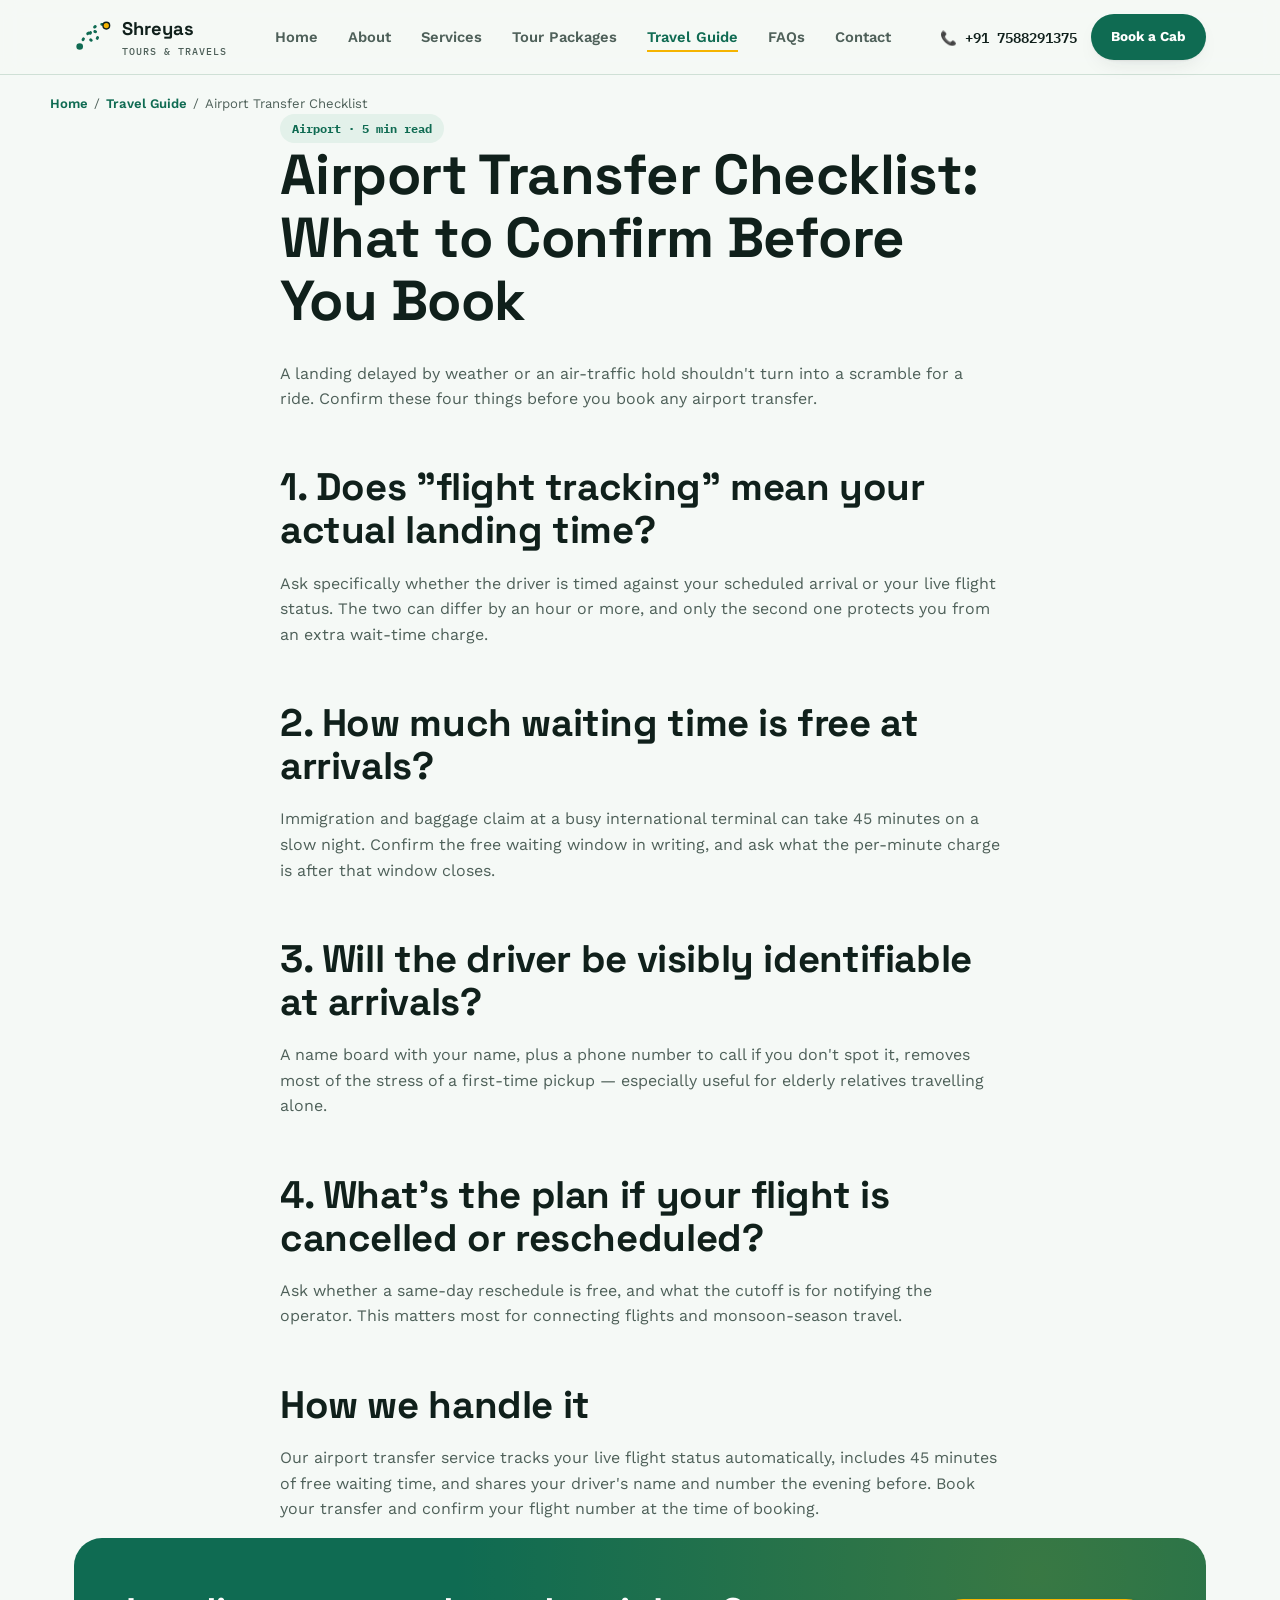
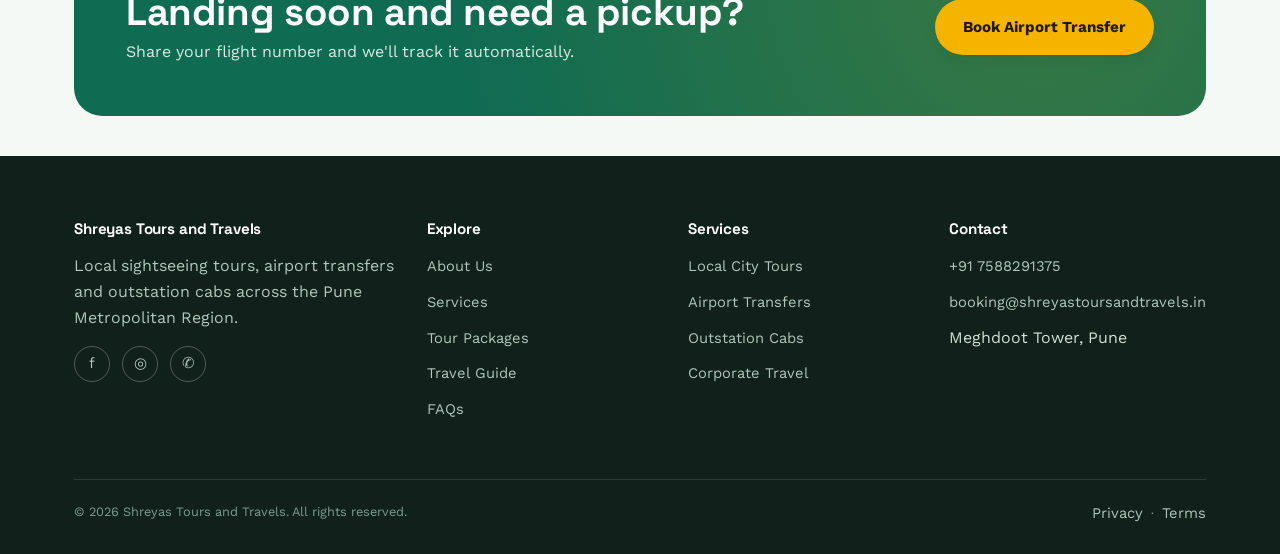
<file: blog-airport-transfer-tips.html>
<!doctype html>
<html lang="en">
<head>
<meta charset="UTF-8">
<meta name="viewport" content="width=device-width, initial-scale=1.0">
<title>Airport Transfer Checklist: What to Confirm Before You Book | Shreyas Tours and Travels</title>
<meta name="description" content="What flight tracking actually means, how free waiting time works, and what to confirm before booking an airport transfer for a late-night landing.">
<link rel="canonical" href="https://www.shreyastoursandtravels.in/blog-airport-transfer-tips.html">
<meta name="robots" content="index, follow, max-image-preview:large, max-snippet:-1">
<meta property="og:type" content="article">
<meta property="og:title" content="Airport Transfer Checklist: What to Confirm Before You Book">
<meta property="og:description" content="What to confirm before booking an airport transfer, including flight tracking and waiting time.">
<meta property="og:url" content="https://www.shreyastoursandtravels.in/blog-airport-transfer-tips.html">
<link rel="preconnect" href="https://fonts.googleapis.com">
<link rel="preconnect" href="https://fonts.gstatic.com" crossorigin>
<link href="https://fonts.googleapis.com/css2?family=Space+Grotesk:wght@500;700&family=Work+Sans:wght@400;500;600;700&family=IBM+Plex+Mono:wght@500;700&display=swap" rel="stylesheet">
<link rel="stylesheet" href="css/styles.css">
<script type="application/ld+json">
{
  "@context": "https://schema.org",
  "@type": "Article",
  "headline": "Airport Transfer Checklist: What to Confirm Before You Book",
  "author": {"@type":"Organization","name":"Shreyas Tours and Travels"},
  "publisher": {"@type":"Organization","name":"Shreyas Tours and Travels"},
  "datePublished": "2026-04-20",
  "dateModified": "2026-07-01",
  "mainEntityOfPage": "https://www.shreyastoursandtravels.in/blog-airport-transfer-tips.html"
}
</script>
<script type="application/ld+json">
{
  "@context": "https://schema.org",
  "@type": "BreadcrumbList",
  "itemListElement": [
    {"@type":"ListItem","position":1,"name":"Home","item":"https://www.shreyastoursandtravels.in/index.html"},
    {"@type":"ListItem","position":2,"name":"Travel Guide","item":"https://www.shreyastoursandtravels.in/blog.html"},
    {"@type":"ListItem","position":3,"name":"Airport Transfer Checklist","item":"https://www.shreyastoursandtravels.in/blog-airport-transfer-tips.html"}
  ]
}
</script>
</head>
<body>
<a class="skip-link" href="#main">Skip to content</a>
<header class="site-header">
  <nav class="nav" aria-label="Primary">
    <a href="index.html" class="brand">
      <svg class="brand-mark" viewBox="0 0 40 40" fill="none" xmlns="http://www.w3.org/2000/svg" aria-hidden="true">
        <path d="M6 30C6 30 12 14 20 14C28 14 26 24 20 24C14 24 16 12 24 8C30 5 34 8 34 8" stroke="#0F6B52" stroke-width="3" stroke-linecap="round" stroke-dasharray="1 7"/>
        <circle cx="6" cy="30" r="3.5" fill="#0F6B52"/>
        <circle cx="34" cy="8" r="3.5" fill="#F5B400" stroke="#10201B" stroke-width="1.5"/>
      </svg>
      <span>Shreyas<br><small>Tours &amp; Travels</small></span>
    </a>
    <button class="nav-toggle" aria-label="Toggle navigation menu" aria-expanded="false"><span></span></button>
    <ul class="nav-links">
      <li><a href="index.html">Home</a></li>
      <li><a href="about.html">About</a></li>
      <li><a href="services.html">Services</a></li>
      <li><a href="packages.html">Tour Packages</a></li>
      <li><a href="blog.html" aria-current="page">Travel Guide</a></li>
          <li><a href="faq.html">FAQs</a></li>
      <li><a href="contact.html">Contact</a></li>
    </ul>
    <div class="nav-cta">
      <a class="nav-phone" href="tel:+919876543210">📞 +91 7588291375</a>
      <a class="btn btn-primary btn-sm" href="contact.html">Book a Cab</a>
    </div>
  </nav>
</header>

<main id="main">
  <div class="container breadcrumb"><a href="index.html">Home</a><span>/</span><a href="blog.html">Travel Guide</a><span>/</span>Airport Transfer Checklist</div>

  <section class="container" style="padding-bottom:0;">
    <article class="post">
      <span class="tag-pill">Airport · 5 min read</span>
      <h1>Airport Transfer Checklist: What to Confirm Before You Book</h1>
      <p class="lede">A landing delayed by weather or an air-traffic hold shouldn't turn into a scramble for a ride. Confirm these four things before you book any airport transfer.</p>

      <h2>1. Does "flight tracking" mean your actual landing time?</h2>
      <p>Ask specifically whether the driver is timed against your scheduled arrival or your live flight status. The two can differ by an hour or more, and only the second one protects you from an extra wait-time charge.</p>

      <h2>2. How much waiting time is free at arrivals?</h2>
      <p>Immigration and baggage claim at a busy international terminal can take 45 minutes on a slow night. Confirm the free waiting window in writing, and ask what the per-minute charge is after that window closes.</p>

      <h2>3. Will the driver be visibly identifiable at arrivals?</h2>
      <p>A name board with your name, plus a phone number to call if you don't spot it, removes most of the stress of a first-time pickup — especially useful for elderly relatives travelling alone.</p>

      <h2>4. What's the plan if your flight is cancelled or rescheduled?</h2>
      <p>Ask whether a same-day reschedule is free, and what the cutoff is for notifying the operator. This matters most for connecting flights and monsoon-season travel.</p>

      <h2>How we handle it</h2>
      <p>Our <a href="services.html#airport-transfers">airport transfer service</a> tracks your live flight status automatically, includes 45 minutes of free waiting time, and shares your driver's name and number the evening before. <a href="contact.html">Book your transfer</a> and confirm your flight number at the time of booking.</p>
    </article>
  </section>

  <section class="container">
    <div class="cta-banner">
      <div>
        <h2>Landing soon and need a pickup?</h2>
        <p>Share your flight number and we'll track it automatically.</p>
      </div>
      <a href="contact.html" class="btn btn-accent">Book Airport Transfer</a>
    </div>
  </section>
</main>

<footer class="site-footer">
  <div class="container">
    <div class="footer-grid">
      <div>
        <h4>Shreyas Tours and Travels</h4>
        <p style="color:#AFC7BC;max-width:32ch;">Local sightseeing tours, airport transfers and outstation cabs across the Pune Metropolitan Region.</p>
        <div class="social-row" aria-label="Social media links">
          <a href="https://www.facebook.com/shreyastoursandtravels" aria-label="Facebook">f</a>
          <a href="https://www.instagram.com/shreyastoursandtravels" aria-label="Instagram">◎</a>
          <a href="https://wa.me/919876543210" aria-label="WhatsApp">✆</a>
        </div>
      </div>
      <div>
        <h4>Explore</h4>
        <ul>
          <li><a href="about.html">About Us</a></li>
          <li><a href="services.html">Services</a></li>
          <li><a href="packages.html">Tour Packages</a></li>
          <li><a href="blog.html">Travel Guide</a></li>
          <li><a href="faq.html">FAQs</a></li>
        </ul>
      </div>
      <div>
        <h4>Services</h4>
        <ul>
          <li><a href="services.html#local-tours">Local City Tours</a></li>
          <li><a href="services.html#airport-transfers">Airport Transfers</a></li>
          <li><a href="services.html#outstation-cabs">Outstation Cabs</a></li>
          <li><a href="services.html#corporate">Corporate Travel</a></li>
        </ul>
      </div>
      <div>
        <h4>Contact</h4>
        <ul>
          <li><a href="tel:+919876543210">+91 7588291375</a></li>
          <li><a href="mailto:booking@shreyastoursandtravels.in">booking@shreyastoursandtravels.in</a></li>
          <li>Meghdoot Tower, Pune</li>
        </ul>
      </div>
    </div>
    <div class="footer-bottom">
      <span>© <span class="js-year"></span> Shreyas Tours and Travels. All rights reserved.</span>
      <span><a href="contact.html">Privacy</a> &nbsp;·&nbsp; <a href="contact.html">Terms</a></span>
    </div>
  </div>
</footer>
<script src="js/main.js"></script>
</body>
</html>
</file>
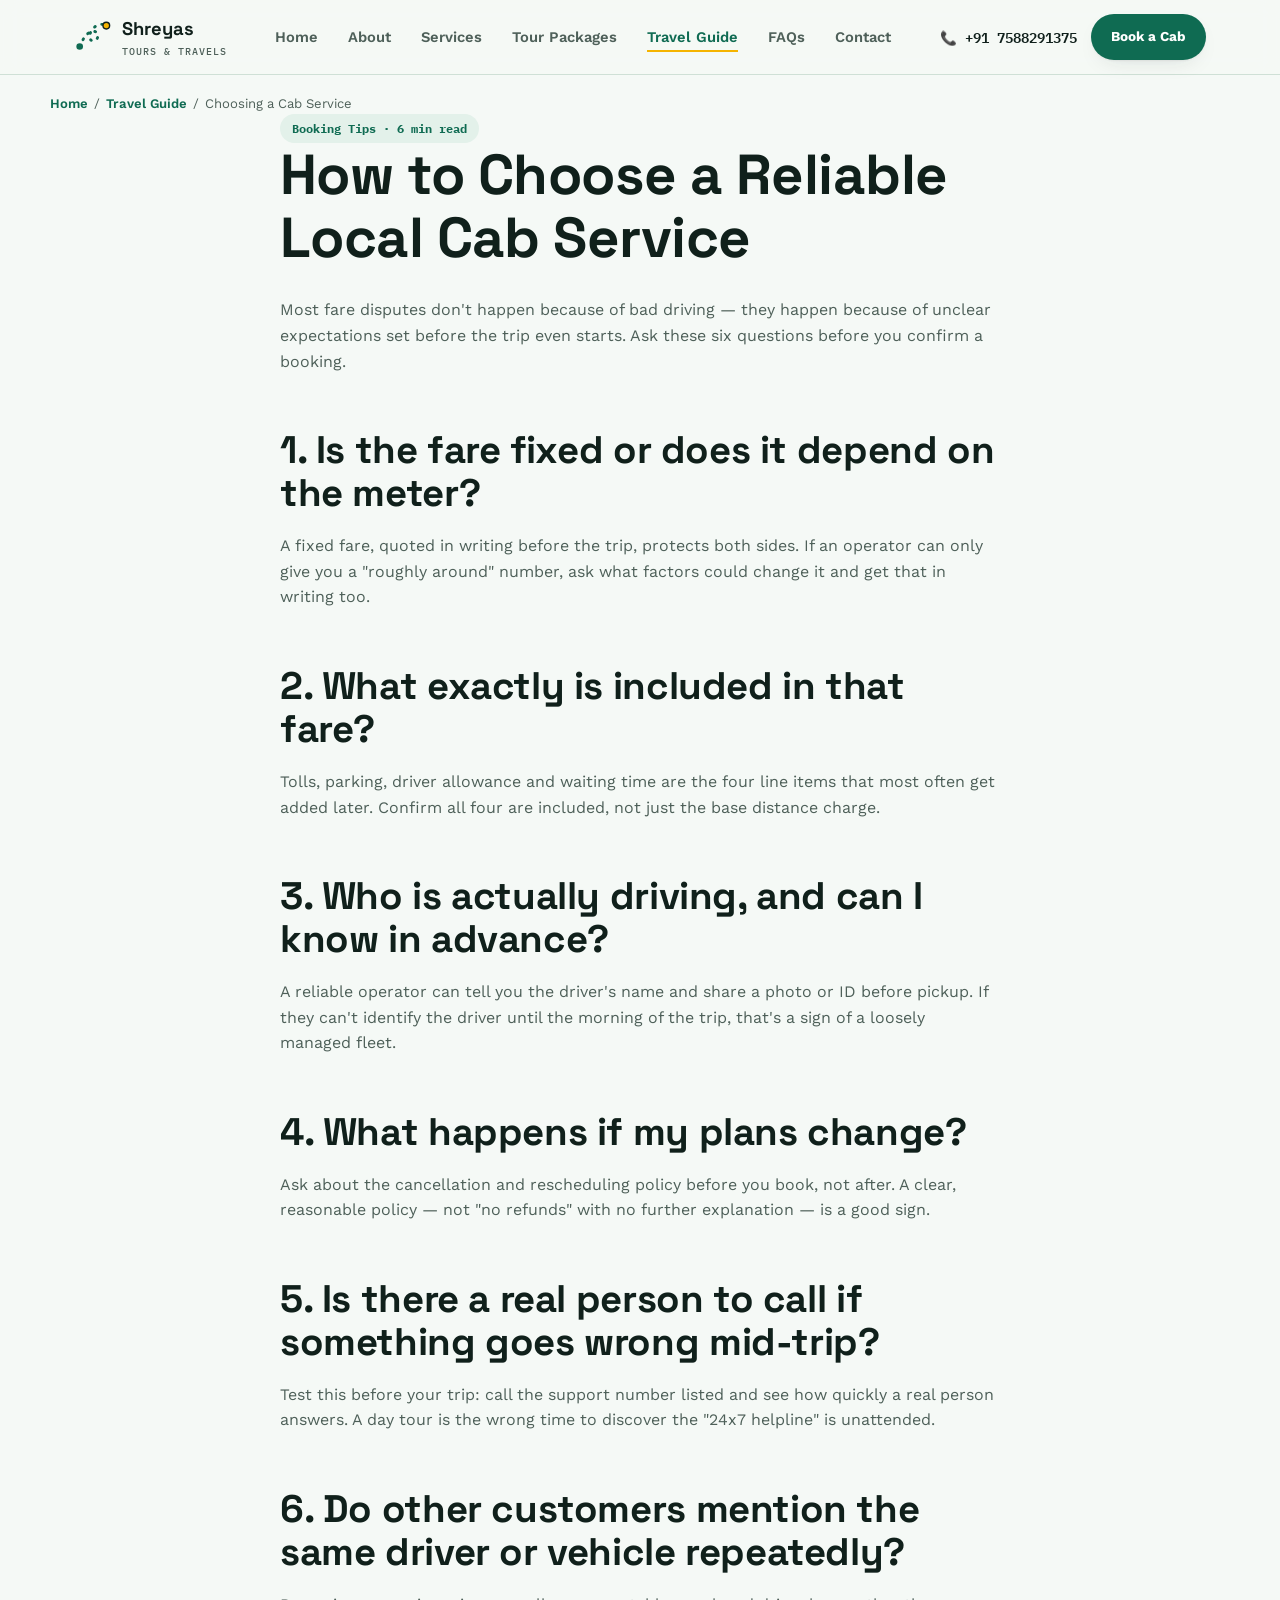
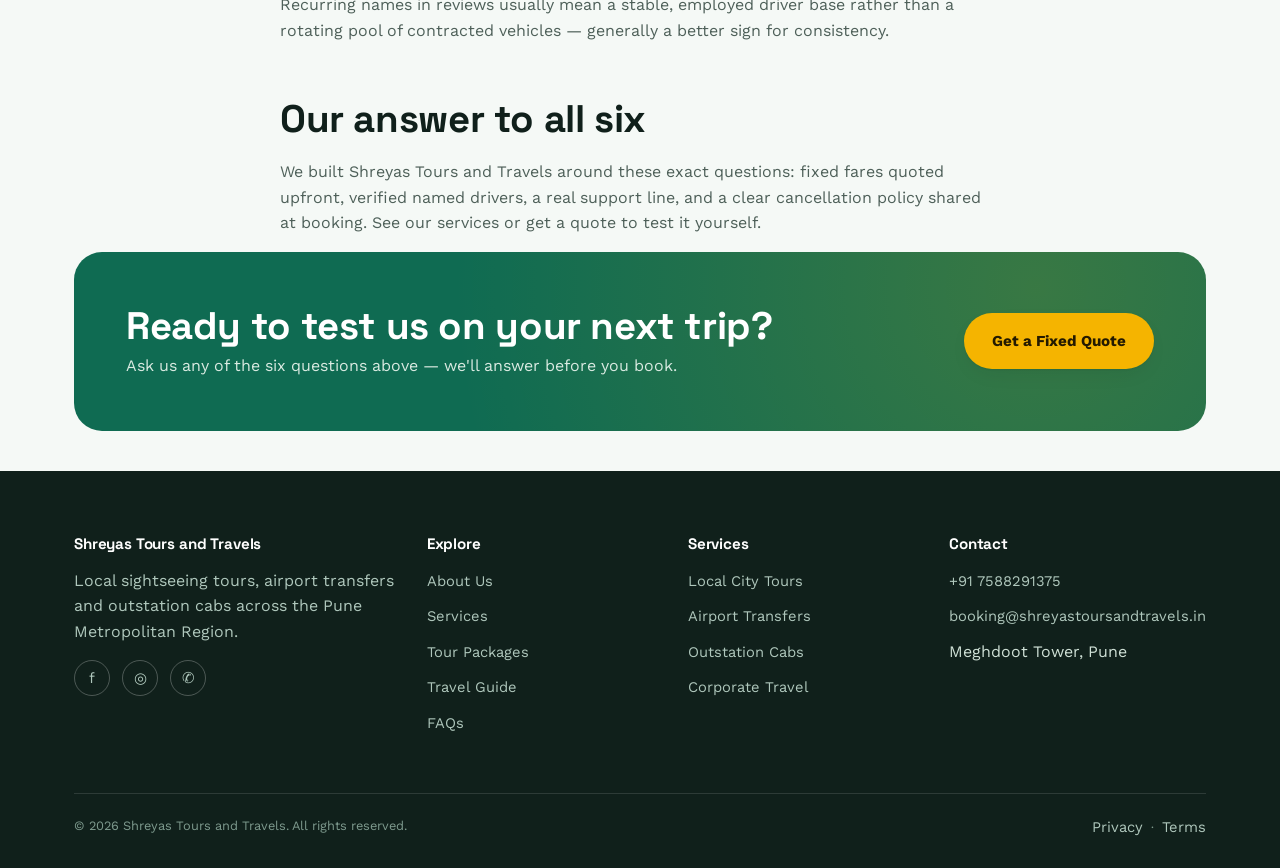
<file: blog-choosing-cab-service.html>
<!doctype html>
<html lang="en">
<head>
<meta charset="UTF-8">
<meta name="viewport" content="width=device-width, initial-scale=1.0">
<title>How to Choose a Reliable Local Cab Service | Shreyas Tours and Travels</title>
<meta name="description" content="Six questions to ask before booking any local cab or day-tour operator, and the warning signs that usually lead to a fare surprise later.">
<link rel="canonical" href="https://www.shreyastoursandtravels.in/blog-choosing-cab-service.html">
<meta name="robots" content="index, follow, max-image-preview:large, max-snippet:-1">
<meta property="og:type" content="article">
<meta property="og:title" content="How to Choose a Reliable Local Cab Service">
<meta property="og:description" content="Six questions to ask before booking any local cab or day-tour operator.">
<meta property="og:url" content="https://www.shreyastoursandtravels.in/blog-choosing-cab-service.html">
<link rel="preconnect" href="https://fonts.googleapis.com">
<link rel="preconnect" href="https://fonts.gstatic.com" crossorigin>
<link href="https://fonts.googleapis.com/css2?family=Space+Grotesk:wght@500;700&family=Work+Sans:wght@400;500;600;700&family=IBM+Plex+Mono:wght@500;700&display=swap" rel="stylesheet">
<link rel="stylesheet" href="css/styles.css">
<script type="application/ld+json">
{
  "@context": "https://schema.org",
  "@type": "Article",
  "headline": "How to Choose a Reliable Local Cab Service",
  "author": {"@type":"Organization","name":"Shreyas Tours and Travels"},
  "publisher": {"@type":"Organization","name":"Shreyas Tours and Travels"},
  "datePublished": "2026-05-12",
  "dateModified": "2026-07-01",
  "mainEntityOfPage": "https://www.shreyastoursandtravels.in/blog-choosing-cab-service.html"
}
</script>
<script type="application/ld+json">
{
  "@context": "https://schema.org",
  "@type": "BreadcrumbList",
  "itemListElement": [
    {"@type":"ListItem","position":1,"name":"Home","item":"https://www.shreyastoursandtravels.in/index.html"},
    {"@type":"ListItem","position":2,"name":"Travel Guide","item":"https://www.shreyastoursandtravels.in/blog.html"},
    {"@type":"ListItem","position":3,"name":"Choosing a Reliable Cab Service","item":"https://www.shreyastoursandtravels.in/blog-choosing-cab-service.html"}
  ]
}
</script>
</head>
<body>
<a class="skip-link" href="#main">Skip to content</a>
<header class="site-header">
  <nav class="nav" aria-label="Primary">
    <a href="index.html" class="brand">
      <svg class="brand-mark" viewBox="0 0 40 40" fill="none" xmlns="http://www.w3.org/2000/svg" aria-hidden="true">
        <path d="M6 30C6 30 12 14 20 14C28 14 26 24 20 24C14 24 16 12 24 8C30 5 34 8 34 8" stroke="#0F6B52" stroke-width="3" stroke-linecap="round" stroke-dasharray="1 7"/>
        <circle cx="6" cy="30" r="3.5" fill="#0F6B52"/>
        <circle cx="34" cy="8" r="3.5" fill="#F5B400" stroke="#10201B" stroke-width="1.5"/>
      </svg>
      <span>Shreyas<br><small>Tours &amp; Travels</small></span>
    </a>
    <button class="nav-toggle" aria-label="Toggle navigation menu" aria-expanded="false"><span></span></button>
    <ul class="nav-links">
      <li><a href="index.html">Home</a></li>
      <li><a href="about.html">About</a></li>
      <li><a href="services.html">Services</a></li>
      <li><a href="packages.html">Tour Packages</a></li>
      <li><a href="blog.html" aria-current="page">Travel Guide</a></li>
          <li><a href="faq.html">FAQs</a></li>
      <li><a href="contact.html">Contact</a></li>
    </ul>
    <div class="nav-cta">
      <a class="nav-phone" href="tel:+919876543210">📞 +91 7588291375</a>
      <a class="btn btn-primary btn-sm" href="contact.html">Book a Cab</a>
    </div>
  </nav>
</header>

<main id="main">
  <div class="container breadcrumb"><a href="index.html">Home</a><span>/</span><a href="blog.html">Travel Guide</a><span>/</span>Choosing a Cab Service</div>

  <section class="container" style="padding-bottom:0;">
    <article class="post">
      <span class="tag-pill">Booking Tips · 6 min read</span>
      <h1>How to Choose a Reliable Local Cab Service</h1>
      <p class="lede">Most fare disputes don't happen because of bad driving — they happen because of unclear expectations set before the trip even starts. Ask these six questions before you confirm a booking.</p>

      <h2>1. Is the fare fixed or does it depend on the meter?</h2>
      <p>A fixed fare, quoted in writing before the trip, protects both sides. If an operator can only give you a "roughly around" number, ask what factors could change it and get that in writing too.</p>

      <h2>2. What exactly is included in that fare?</h2>
      <p>Tolls, parking, driver allowance and waiting time are the four line items that most often get added later. Confirm all four are included, not just the base distance charge.</p>

      <h2>3. Who is actually driving, and can I know in advance?</h2>
      <p>A reliable operator can tell you the driver's name and share a photo or ID before pickup. If they can't identify the driver until the morning of the trip, that's a sign of a loosely managed fleet.</p>

      <h2>4. What happens if my plans change?</h2>
      <p>Ask about the cancellation and rescheduling policy before you book, not after. A clear, reasonable policy — not "no refunds" with no further explanation — is a good sign.</p>

      <h2>5. Is there a real person to call if something goes wrong mid-trip?</h2>
      <p>Test this before your trip: call the support number listed and see how quickly a real person answers. A day tour is the wrong time to discover the "24x7 helpline" is unattended.</p>

      <h2>6. Do other customers mention the same driver or vehicle repeatedly?</h2>
      <p>Recurring names in reviews usually mean a stable, employed driver base rather than a rotating pool of contracted vehicles — generally a better sign for consistency.</p>

      <h2>Our answer to all six</h2>
      <p>We built <a href="index.html">Shreyas Tours and Travels</a> around these exact questions: fixed fares quoted upfront, verified named drivers, a real support line, and a clear cancellation policy shared at booking. See our <a href="services.html">services</a> or <a href="contact.html">get a quote</a> to test it yourself.</p>
    </article>
  </section>

  <section class="container">
    <div class="cta-banner">
      <div>
        <h2>Ready to test us on your next trip?</h2>
        <p>Ask us any of the six questions above — we'll answer before you book.</p>
      </div>
      <a href="contact.html" class="btn btn-accent">Get a Fixed Quote</a>
    </div>
  </section>
</main>

<footer class="site-footer">
  <div class="container">
    <div class="footer-grid">
      <div>
        <h4>Shreyas Tours and Travels</h4>
        <p style="color:#AFC7BC;max-width:32ch;">Local sightseeing tours, airport transfers and outstation cabs across the Pune Metropolitan Region.</p>
        <div class="social-row" aria-label="Social media links">
          <a href="https://www.facebook.com/shreyastoursandtravels" aria-label="Facebook">f</a>
          <a href="https://www.instagram.com/shreyastoursandtravels" aria-label="Instagram">◎</a>
          <a href="https://wa.me/919876543210" aria-label="WhatsApp">✆</a>
        </div>
      </div>
      <div>
        <h4>Explore</h4>
        <ul>
          <li><a href="about.html">About Us</a></li>
          <li><a href="services.html">Services</a></li>
          <li><a href="packages.html">Tour Packages</a></li>
          <li><a href="blog.html">Travel Guide</a></li>
          <li><a href="faq.html">FAQs</a></li>
        </ul>
      </div>
      <div>
        <h4>Services</h4>
        <ul>
          <li><a href="services.html#local-tours">Local City Tours</a></li>
          <li><a href="services.html#airport-transfers">Airport Transfers</a></li>
          <li><a href="services.html#outstation-cabs">Outstation Cabs</a></li>
          <li><a href="services.html#corporate">Corporate Travel</a></li>
        </ul>
      </div>
      <div>
        <h4>Contact</h4>
        <ul>
          <li><a href="tel:+919876543210">+91 7588291375</a></li>
          <li><a href="mailto:booking@shreyastoursandtravels.in">booking@shreyastoursandtravels.in</a></li>
          <li>Meghdoot Tower, Pune</li>
        </ul>
      </div>
    </div>
    <div class="footer-bottom">
      <span>© <span class="js-year"></span> Shreyas Tours and Travels. All rights reserved.</span>
      <span><a href="contact.html">Privacy</a> &nbsp;·&nbsp; <a href="contact.html">Terms</a></span>
    </div>
  </div>
</footer>
<script src="js/main.js"></script>
</body>
</html>
</file>
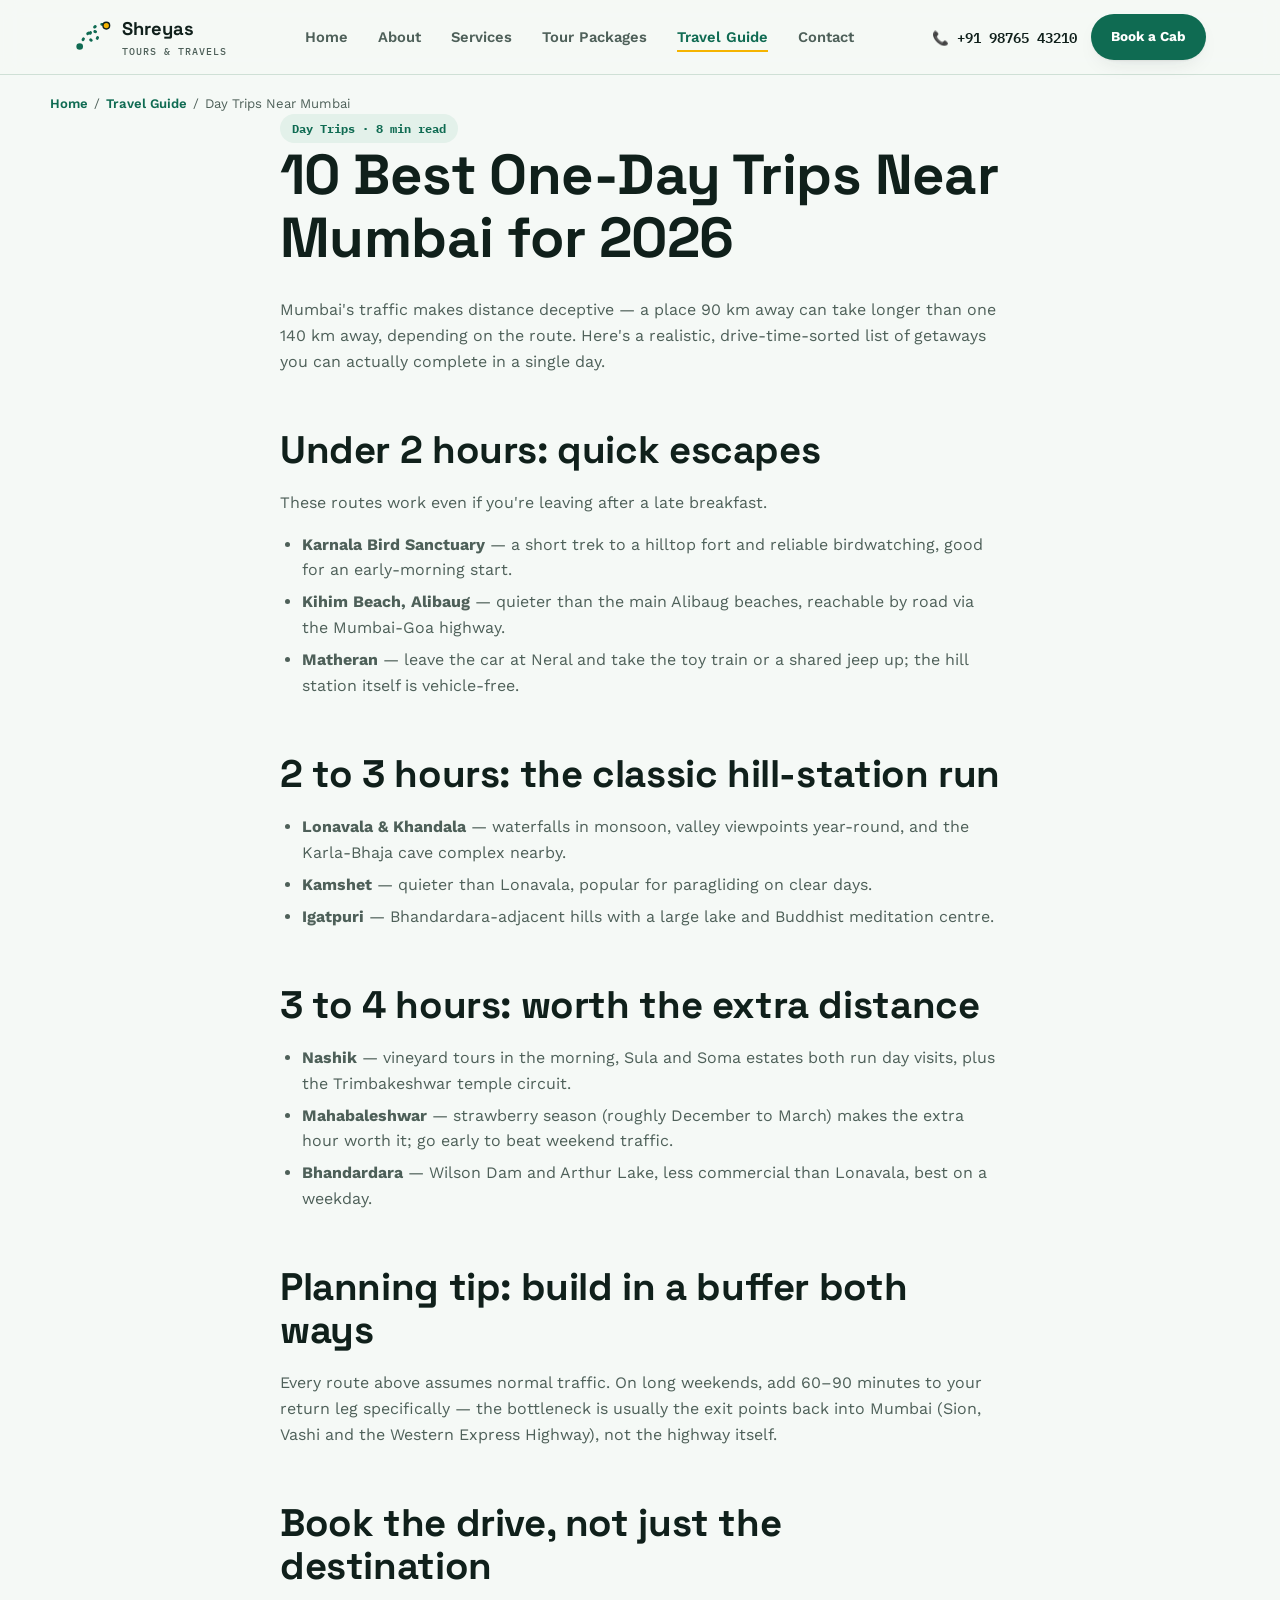
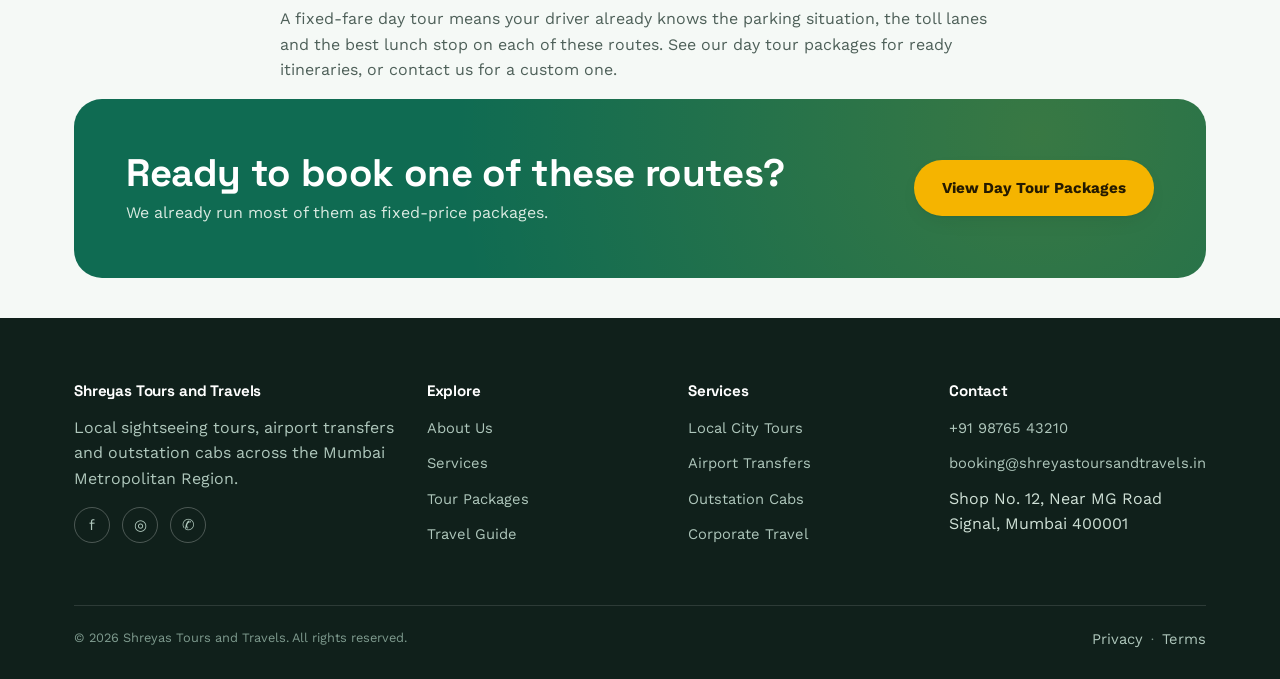
<file: blog-mumbai-day-trips.html>
<!doctype html>
<html lang="en">
<head>
<meta charset="UTF-8">
<meta name="viewport" content="width=device-width, initial-scale=1.0">
<title>10 Best One-Day Trips Near Mumbai for 2026 | Shreyas Tours and Travels</title>
<meta name="description" content="A drive-time-sorted list of the best one-day trips near Mumbai in 2026 — hill stations, beaches, forts and food stops you can finish in a single day.">
<link rel="canonical" href="https://www.shreyastoursandtravels.in/blog-mumbai-day-trips.html">
<meta name="robots" content="index, follow">
<meta property="og:type" content="article">
<meta property="og:title" content="10 Best One-Day Trips Near Mumbai for 2026">
<meta property="og:description" content="A drive-time-sorted list of the best one-day trips near Mumbai in 2026.">
<meta property="og:url" content="https://www.shreyastoursandtravels.in/blog-mumbai-day-trips.html">
<link rel="preconnect" href="https://fonts.googleapis.com">
<link rel="preconnect" href="https://fonts.gstatic.com" crossorigin>
<link href="https://fonts.googleapis.com/css2?family=Space+Grotesk:wght@500;700&family=Work+Sans:wght@400;500;600;700&family=IBM+Plex+Mono:wght@500;700&display=swap" rel="stylesheet">
<link rel="stylesheet" href="css/styles.css">
<script type="application/ld+json">
{
  "@context": "https://schema.org",
  "@type": "Article",
  "headline": "10 Best One-Day Trips Near Mumbai for 2026",
  "author": {"@type":"Organization","name":"Shreyas Tours and Travels"},
  "publisher": {"@type":"Organization","name":"Shreyas Tours and Travels"},
  "datePublished": "2026-06-01",
  "dateModified": "2026-07-01",
  "mainEntityOfPage": "https://www.shreyastoursandtravels.in/blog-mumbai-day-trips.html"
}
</script>
<script type="application/ld+json">
{
  "@context": "https://schema.org",
  "@type": "BreadcrumbList",
  "itemListElement": [
    {"@type":"ListItem","position":1,"name":"Home","item":"https://www.shreyastoursandtravels.in/index.html"},
    {"@type":"ListItem","position":2,"name":"Travel Guide","item":"https://www.shreyastoursandtravels.in/blog.html"},
    {"@type":"ListItem","position":3,"name":"10 Best One-Day Trips Near Mumbai","item":"https://www.shreyastoursandtravels.in/blog-mumbai-day-trips.html"}
  ]
}
</script>
</head>
<body>
<a class="skip-link" href="#main">Skip to content</a>
<header class="site-header">
  <nav class="nav" aria-label="Primary">
    <a href="index.html" class="brand">
      <svg class="brand-mark" viewBox="0 0 40 40" fill="none" xmlns="http://www.w3.org/2000/svg" aria-hidden="true">
        <path d="M6 30C6 30 12 14 20 14C28 14 26 24 20 24C14 24 16 12 24 8C30 5 34 8 34 8" stroke="#0F6B52" stroke-width="3" stroke-linecap="round" stroke-dasharray="1 7"/>
        <circle cx="6" cy="30" r="3.5" fill="#0F6B52"/>
        <circle cx="34" cy="8" r="3.5" fill="#F5B400" stroke="#10201B" stroke-width="1.5"/>
      </svg>
      <span>Shreyas<br><small>Tours &amp; Travels</small></span>
    </a>
    <button class="nav-toggle" aria-label="Toggle navigation menu" aria-expanded="false"><span></span></button>
    <ul class="nav-links">
      <li><a href="index.html">Home</a></li>
      <li><a href="about.html">About</a></li>
      <li><a href="services.html">Services</a></li>
      <li><a href="packages.html">Tour Packages</a></li>
      <li><a href="blog.html" aria-current="page">Travel Guide</a></li>
      <li><a href="contact.html">Contact</a></li>
    </ul>
    <div class="nav-cta">
      <a class="nav-phone" href="tel:+919876543210">📞 +91 98765 43210</a>
      <a class="btn btn-primary btn-sm" href="contact.html">Book a Cab</a>
    </div>
  </nav>
</header>

<main id="main">
  <div class="container breadcrumb"><a href="index.html">Home</a><span>/</span><a href="blog.html">Travel Guide</a><span>/</span>Day Trips Near Mumbai</div>

  <section class="container" style="padding-bottom:0;">
    <article class="post">
      <span class="tag-pill">Day Trips · 8 min read</span>
      <h1>10 Best One-Day Trips Near Mumbai for 2026</h1>
      <p class="lede">Mumbai's traffic makes distance deceptive — a place 90 km away can take longer than one 140 km away, depending on the route. Here's a realistic, drive-time-sorted list of getaways you can actually complete in a single day.</p>

      <h2>Under 2 hours: quick escapes</h2>
      <p>These routes work even if you're leaving after a late breakfast.</p>
      <ul>
        <li><strong>Karnala Bird Sanctuary</strong> — a short trek to a hilltop fort and reliable birdwatching, good for an early-morning start.</li>
        <li><strong>Kihim Beach, Alibaug</strong> — quieter than the main Alibaug beaches, reachable by road via the Mumbai-Goa highway.</li>
        <li><strong>Matheran</strong> — leave the car at Neral and take the toy train or a shared jeep up; the hill station itself is vehicle-free.</li>
      </ul>

      <h2>2 to 3 hours: the classic hill-station run</h2>
      <ul>
        <li><strong>Lonavala &amp; Khandala</strong> — waterfalls in monsoon, valley viewpoints year-round, and the Karla-Bhaja cave complex nearby.</li>
        <li><strong>Kamshet</strong> — quieter than Lonavala, popular for paragliding on clear days.</li>
        <li><strong>Igatpuri</strong> — Bhandardara-adjacent hills with a large lake and Buddhist meditation centre.</li>
      </ul>

      <h2>3 to 4 hours: worth the extra distance</h2>
      <ul>
        <li><strong>Nashik</strong> — vineyard tours in the morning, Sula and Soma estates both run day visits, plus the Trimbakeshwar temple circuit.</li>
        <li><strong>Mahabaleshwar</strong> — strawberry season (roughly December to March) makes the extra hour worth it; go early to beat weekend traffic.</li>
        <li><strong>Bhandardara</strong> — Wilson Dam and Arthur Lake, less commercial than Lonavala, best on a weekday.</li>
      </ul>

      <h2>Planning tip: build in a buffer both ways</h2>
      <p>Every route above assumes normal traffic. On long weekends, add 60–90 minutes to your return leg specifically — the bottleneck is usually the exit points back into Mumbai (Sion, Vashi and the Western Express Highway), not the highway itself.</p>

      <h2>Book the drive, not just the destination</h2>
      <p>A fixed-fare day tour means your driver already knows the parking situation, the toll lanes and the best lunch stop on each of these routes. See our <a href="packages.html">day tour packages</a> for ready itineraries, or <a href="contact.html">contact us</a> for a custom one.</p>
    </article>
  </section>

  <section class="container">
    <div class="cta-banner">
      <div>
        <h2>Ready to book one of these routes?</h2>
        <p>We already run most of them as fixed-price packages.</p>
      </div>
      <a href="packages.html" class="btn btn-accent">View Day Tour Packages</a>
    </div>
  </section>
</main>

<footer class="site-footer">
  <div class="container">
    <div class="footer-grid">
      <div>
        <h4>Shreyas Tours and Travels</h4>
        <p style="color:#AFC7BC;max-width:32ch;">Local sightseeing tours, airport transfers and outstation cabs across the Mumbai Metropolitan Region.</p>
        <div class="social-row" aria-label="Social media links">
          <a href="https://www.facebook.com/shreyastoursandtravels" aria-label="Facebook">f</a>
          <a href="https://www.instagram.com/shreyastoursandtravels" aria-label="Instagram">◎</a>
          <a href="https://wa.me/919876543210" aria-label="WhatsApp">✆</a>
        </div>
      </div>
      <div>
        <h4>Explore</h4>
        <ul>
          <li><a href="about.html">About Us</a></li>
          <li><a href="services.html">Services</a></li>
          <li><a href="packages.html">Tour Packages</a></li>
          <li><a href="blog.html">Travel Guide</a></li>
        </ul>
      </div>
      <div>
        <h4>Services</h4>
        <ul>
          <li><a href="services.html#local-tours">Local City Tours</a></li>
          <li><a href="services.html#airport-transfers">Airport Transfers</a></li>
          <li><a href="services.html#outstation-cabs">Outstation Cabs</a></li>
          <li><a href="services.html#corporate">Corporate Travel</a></li>
        </ul>
      </div>
      <div>
        <h4>Contact</h4>
        <ul>
          <li><a href="tel:+919876543210">+91 98765 43210</a></li>
          <li><a href="mailto:booking@shreyastoursandtravels.in">booking@shreyastoursandtravels.in</a></li>
          <li>Shop No. 12, Near MG Road Signal, Mumbai 400001</li>
        </ul>
      </div>
    </div>
    <div class="footer-bottom">
      <span>© <span class="js-year"></span> Shreyas Tours and Travels. All rights reserved.</span>
      <span><a href="contact.html">Privacy</a> &nbsp;·&nbsp; <a href="contact.html">Terms</a></span>
    </div>
  </div>
</footer>
<script src="js/main.js"></script>
</body>
</html>
</file>
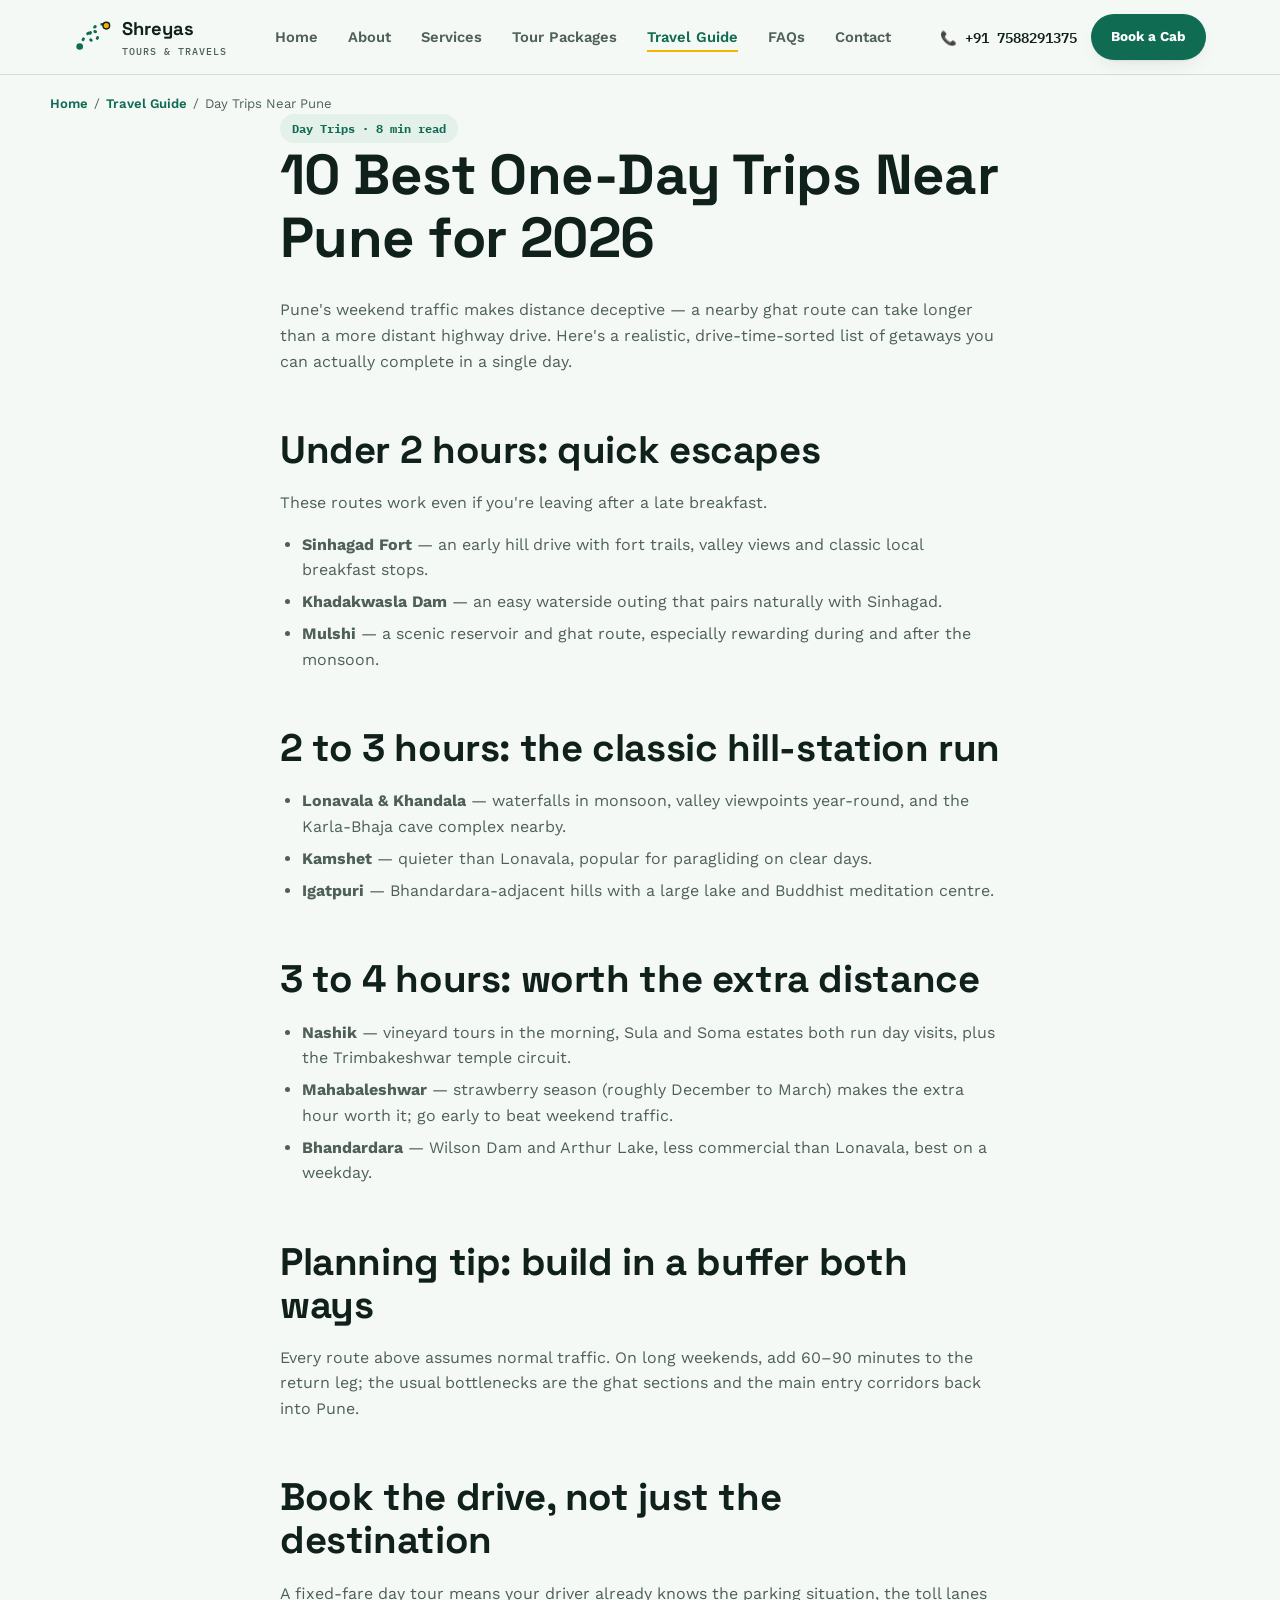
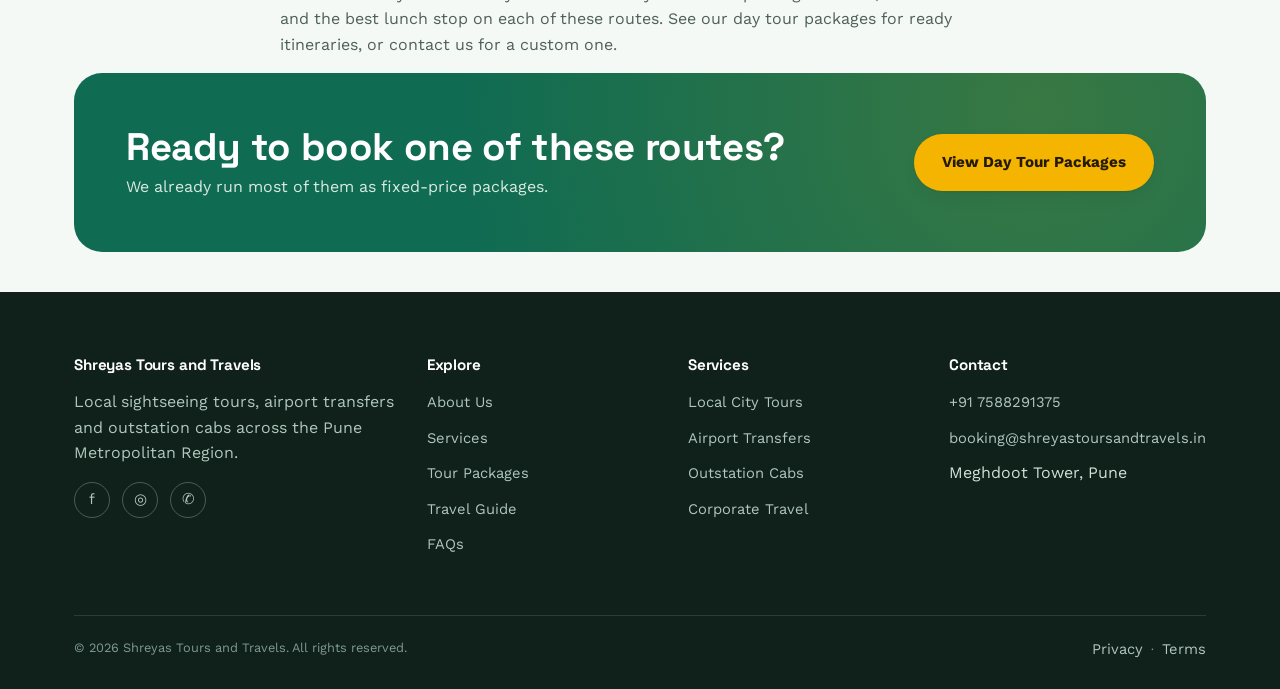
<file: blog-pune-day-trips.html>
<!doctype html>
<html lang="en">
<head>
<meta charset="UTF-8">
<meta name="viewport" content="width=device-width, initial-scale=1.0">
<title>10 Best One-Day Trips Near Pune for 2026 | Shreyas Tours and Travels</title>
<meta name="description" content="A drive-time-sorted list of the best one-day trips near Pune in 2026 — hill stations, beaches, forts and food stops you can finish in a single day.">
<link rel="canonical" href="https://www.shreyastoursandtravels.in/blog-pune-day-trips.html">
<meta name="robots" content="index, follow, max-image-preview:large, max-snippet:-1">
<meta property="og:type" content="article">
<meta property="og:title" content="10 Best One-Day Trips Near Pune for 2026">
<meta property="og:description" content="A drive-time-sorted list of the best one-day trips near Pune in 2026.">
<meta property="og:url" content="https://www.shreyastoursandtravels.in/blog-pune-day-trips.html">
<link rel="preconnect" href="https://fonts.googleapis.com">
<link rel="preconnect" href="https://fonts.gstatic.com" crossorigin>
<link href="https://fonts.googleapis.com/css2?family=Space+Grotesk:wght@500;700&family=Work+Sans:wght@400;500;600;700&family=IBM+Plex+Mono:wght@500;700&display=swap" rel="stylesheet">
<link rel="stylesheet" href="css/styles.css">
<script type="application/ld+json">
{
  "@context": "https://schema.org",
  "@type": "Article",
  "headline": "10 Best One-Day Trips Near Pune for 2026",
  "author": {"@type":"Organization","name":"Shreyas Tours and Travels"},
  "publisher": {"@type":"Organization","name":"Shreyas Tours and Travels"},
  "datePublished": "2026-06-01",
  "dateModified": "2026-07-01",
  "mainEntityOfPage": "https://www.shreyastoursandtravels.in/blog-pune-day-trips.html"
}
</script>
<script type="application/ld+json">
{
  "@context": "https://schema.org",
  "@type": "BreadcrumbList",
  "itemListElement": [
    {"@type":"ListItem","position":1,"name":"Home","item":"https://www.shreyastoursandtravels.in/index.html"},
    {"@type":"ListItem","position":2,"name":"Travel Guide","item":"https://www.shreyastoursandtravels.in/blog.html"},
    {"@type":"ListItem","position":3,"name":"10 Best One-Day Trips Near Pune","item":"https://www.shreyastoursandtravels.in/blog-pune-day-trips.html"}
  ]
}
</script>
</head>
<body>
<a class="skip-link" href="#main">Skip to content</a>
<header class="site-header">
  <nav class="nav" aria-label="Primary">
    <a href="index.html" class="brand">
      <svg class="brand-mark" viewBox="0 0 40 40" fill="none" xmlns="http://www.w3.org/2000/svg" aria-hidden="true">
        <path d="M6 30C6 30 12 14 20 14C28 14 26 24 20 24C14 24 16 12 24 8C30 5 34 8 34 8" stroke="#0F6B52" stroke-width="3" stroke-linecap="round" stroke-dasharray="1 7"/>
        <circle cx="6" cy="30" r="3.5" fill="#0F6B52"/>
        <circle cx="34" cy="8" r="3.5" fill="#F5B400" stroke="#10201B" stroke-width="1.5"/>
      </svg>
      <span>Shreyas<br><small>Tours &amp; Travels</small></span>
    </a>
    <button class="nav-toggle" aria-label="Toggle navigation menu" aria-expanded="false"><span></span></button>
    <ul class="nav-links">
      <li><a href="index.html">Home</a></li>
      <li><a href="about.html">About</a></li>
      <li><a href="services.html">Services</a></li>
      <li><a href="packages.html">Tour Packages</a></li>
      <li><a href="blog.html" aria-current="page">Travel Guide</a></li>
          <li><a href="faq.html">FAQs</a></li>
      <li><a href="contact.html">Contact</a></li>
    </ul>
    <div class="nav-cta">
      <a class="nav-phone" href="tel:+919876543210">📞 +91 7588291375</a>
      <a class="btn btn-primary btn-sm" href="contact.html">Book a Cab</a>
    </div>
  </nav>
</header>

<main id="main">
  <div class="container breadcrumb"><a href="index.html">Home</a><span>/</span><a href="blog.html">Travel Guide</a><span>/</span>Day Trips Near Pune</div>

  <section class="container" style="padding-bottom:0;">
    <article class="post">
      <span class="tag-pill">Day Trips · 8 min read</span>
      <h1>10 Best One-Day Trips Near Pune for 2026</h1>
      <p class="lede">Pune's weekend traffic makes distance deceptive — a nearby ghat route can take longer than a more distant highway drive. Here's a realistic, drive-time-sorted list of getaways you can actually complete in a single day.</p>

      <h2>Under 2 hours: quick escapes</h2>
      <p>These routes work even if you're leaving after a late breakfast.</p>
      <ul>
        <li><strong>Sinhagad Fort</strong> — an early hill drive with fort trails, valley views and classic local breakfast stops.</li>
        <li><strong>Khadakwasla Dam</strong> — an easy waterside outing that pairs naturally with Sinhagad.</li>
        <li><strong>Mulshi</strong> — a scenic reservoir and ghat route, especially rewarding during and after the monsoon.</li>
      </ul>

      <h2>2 to 3 hours: the classic hill-station run</h2>
      <ul>
        <li><strong>Lonavala &amp; Khandala</strong> — waterfalls in monsoon, valley viewpoints year-round, and the Karla-Bhaja cave complex nearby.</li>
        <li><strong>Kamshet</strong> — quieter than Lonavala, popular for paragliding on clear days.</li>
        <li><strong>Igatpuri</strong> — Bhandardara-adjacent hills with a large lake and Buddhist meditation centre.</li>
      </ul>

      <h2>3 to 4 hours: worth the extra distance</h2>
      <ul>
        <li><strong>Nashik</strong> — vineyard tours in the morning, Sula and Soma estates both run day visits, plus the Trimbakeshwar temple circuit.</li>
        <li><strong>Mahabaleshwar</strong> — strawberry season (roughly December to March) makes the extra hour worth it; go early to beat weekend traffic.</li>
        <li><strong>Bhandardara</strong> — Wilson Dam and Arthur Lake, less commercial than Lonavala, best on a weekday.</li>
      </ul>

      <h2>Planning tip: build in a buffer both ways</h2>
      <p>Every route above assumes normal traffic. On long weekends, add 60–90 minutes to the return leg; the usual bottlenecks are the ghat sections and the main entry corridors back into Pune.</p>

      <h2>Book the drive, not just the destination</h2>
      <p>A fixed-fare day tour means your driver already knows the parking situation, the toll lanes and the best lunch stop on each of these routes. See our <a href="packages.html">day tour packages</a> for ready itineraries, or <a href="contact.html">contact us</a> for a custom one.</p>
    </article>
  </section>

  <section class="container">
    <div class="cta-banner">
      <div>
        <h2>Ready to book one of these routes?</h2>
        <p>We already run most of them as fixed-price packages.</p>
      </div>
      <a href="packages.html" class="btn btn-accent">View Day Tour Packages</a>
    </div>
  </section>
</main>

<footer class="site-footer">
  <div class="container">
    <div class="footer-grid">
      <div>
        <h4>Shreyas Tours and Travels</h4>
        <p style="color:#AFC7BC;max-width:32ch;">Local sightseeing tours, airport transfers and outstation cabs across the Pune Metropolitan Region.</p>
        <div class="social-row" aria-label="Social media links">
          <a href="https://www.facebook.com/shreyastoursandtravels" aria-label="Facebook">f</a>
          <a href="https://www.instagram.com/shreyastoursandtravels" aria-label="Instagram">◎</a>
          <a href="https://wa.me/919876543210" aria-label="WhatsApp">✆</a>
        </div>
      </div>
      <div>
        <h4>Explore</h4>
        <ul>
          <li><a href="about.html">About Us</a></li>
          <li><a href="services.html">Services</a></li>
          <li><a href="packages.html">Tour Packages</a></li>
          <li><a href="blog.html">Travel Guide</a></li>
          <li><a href="faq.html">FAQs</a></li>
        </ul>
      </div>
      <div>
        <h4>Services</h4>
        <ul>
          <li><a href="services.html#local-tours">Local City Tours</a></li>
          <li><a href="services.html#airport-transfers">Airport Transfers</a></li>
          <li><a href="services.html#outstation-cabs">Outstation Cabs</a></li>
          <li><a href="services.html#corporate">Corporate Travel</a></li>
        </ul>
      </div>
      <div>
        <h4>Contact</h4>
        <ul>
          <li><a href="tel:+919876543210">+91 7588291375</a></li>
          <li><a href="mailto:booking@shreyastoursandtravels.in">booking@shreyastoursandtravels.in</a></li>
          <li>Meghdoot Tower, Pune</li>
        </ul>
      </div>
    </div>
    <div class="footer-bottom">
      <span>© <span class="js-year"></span> Shreyas Tours and Travels. All rights reserved.</span>
      <span><a href="contact.html">Privacy</a> &nbsp;·&nbsp; <a href="contact.html">Terms</a></span>
    </div>
  </div>
</footer>
<script src="js/main.js"></script>
</body>
</html>
</file>
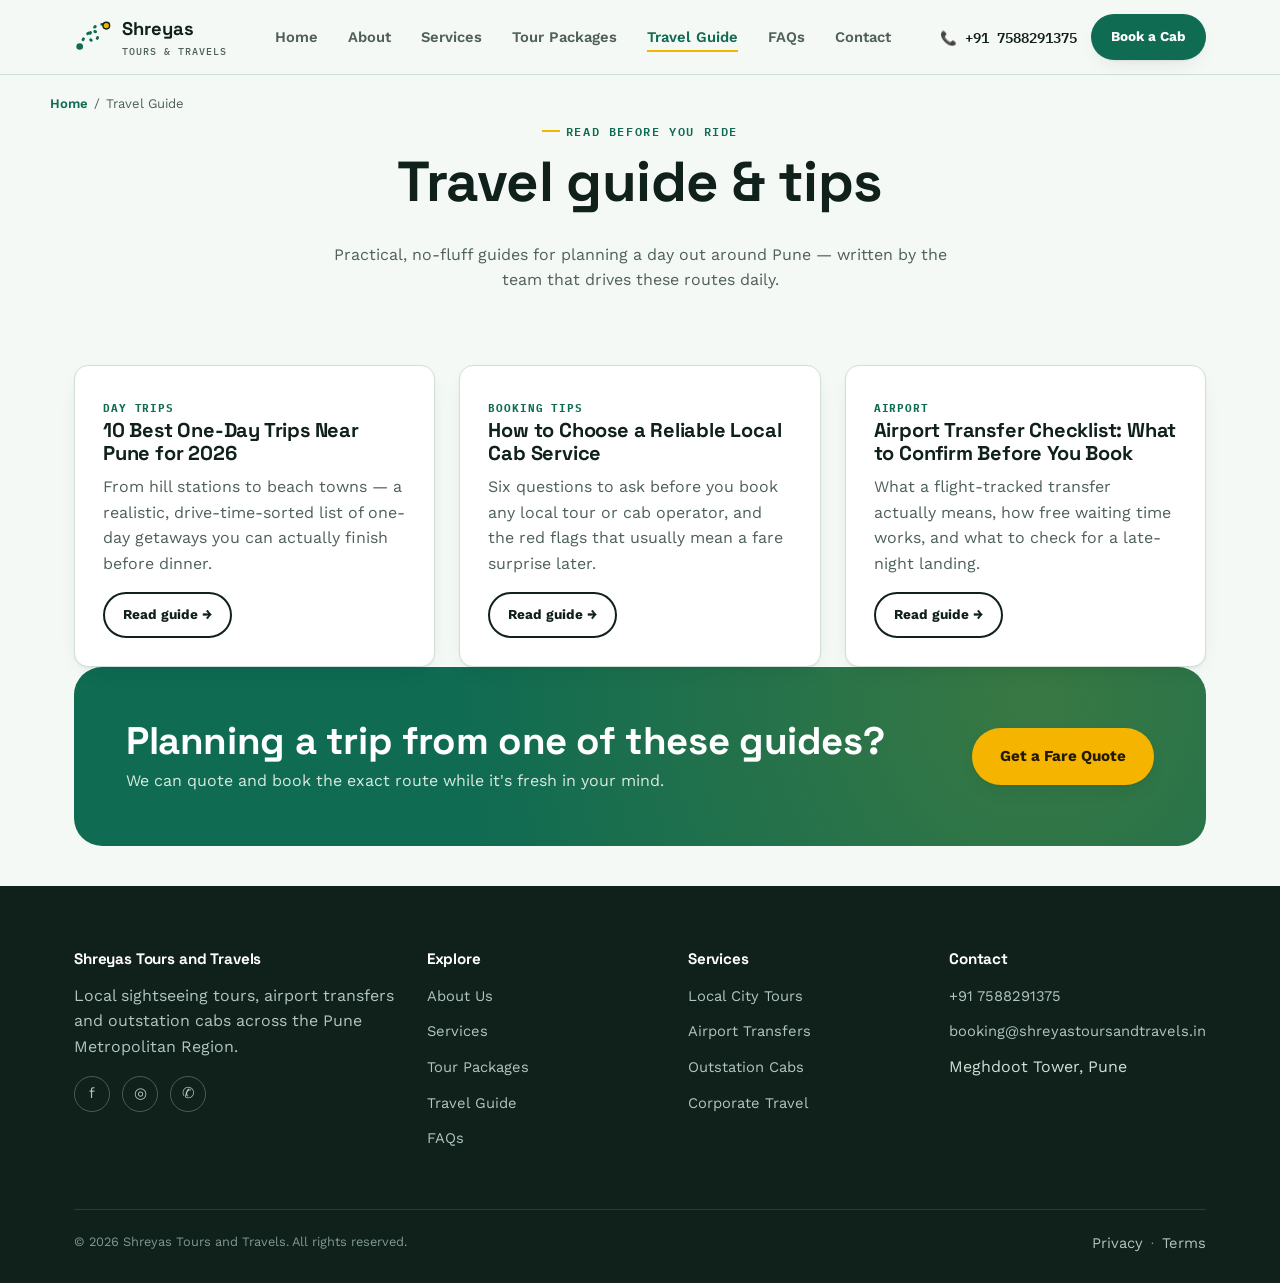
<file: blog.html>
<!doctype html>
<html lang="en">
<head>
<meta charset="UTF-8">
<meta name="viewport" content="width=device-width, initial-scale=1.0">
<title>Travel Guide &amp; Tips | Shreyas Tours and Travels Blog</title>
<meta name="description" content="Local travel guides for Pune and nearby getaways: best one-day trips, how to pick a reliable cab service, airport transfer tips and more.">
<link rel="canonical" href="https://www.shreyastoursandtravels.in/blog.html">
<meta name="robots" content="index, follow, max-image-preview:large, max-snippet:-1">
<meta property="og:type" content="website">
<meta property="og:title" content="Travel Guide &amp; Tips | Shreyas Tours and Travels">
<meta property="og:description" content="Local travel guides for Pune and nearby getaways.">
<meta property="og:url" content="https://www.shreyastoursandtravels.in/blog.html">
<link rel="preconnect" href="https://fonts.googleapis.com">
<link rel="preconnect" href="https://fonts.gstatic.com" crossorigin>
<link href="https://fonts.googleapis.com/css2?family=Space+Grotesk:wght@500;700&family=Work+Sans:wght@400;500;600;700&family=IBM+Plex+Mono:wght@500;700&display=swap" rel="stylesheet">
<link rel="stylesheet" href="css/styles.css">
<script type="application/ld+json">
{
  "@context": "https://schema.org",
  "@type": "BreadcrumbList",
  "itemListElement": [
    {"@type":"ListItem","position":1,"name":"Home","item":"https://www.shreyastoursandtravels.in/index.html"},
    {"@type":"ListItem","position":2,"name":"Travel Guide","item":"https://www.shreyastoursandtravels.in/blog.html"}
  ]
}
</script>
</head>
<body>
<a class="skip-link" href="#main">Skip to content</a>
<header class="site-header">
  <nav class="nav" aria-label="Primary">
    <a href="index.html" class="brand">
      <svg class="brand-mark" viewBox="0 0 40 40" fill="none" xmlns="http://www.w3.org/2000/svg" aria-hidden="true">
        <path d="M6 30C6 30 12 14 20 14C28 14 26 24 20 24C14 24 16 12 24 8C30 5 34 8 34 8" stroke="#0F6B52" stroke-width="3" stroke-linecap="round" stroke-dasharray="1 7"/>
        <circle cx="6" cy="30" r="3.5" fill="#0F6B52"/>
        <circle cx="34" cy="8" r="3.5" fill="#F5B400" stroke="#10201B" stroke-width="1.5"/>
      </svg>
      <span>Shreyas<br><small>Tours &amp; Travels</small></span>
    </a>
    <button class="nav-toggle" aria-label="Toggle navigation menu" aria-expanded="false"><span></span></button>
    <ul class="nav-links">
      <li><a href="index.html">Home</a></li>
      <li><a href="about.html">About</a></li>
      <li><a href="services.html">Services</a></li>
      <li><a href="packages.html">Tour Packages</a></li>
      <li><a href="blog.html" aria-current="page">Travel Guide</a></li>
          <li><a href="faq.html">FAQs</a></li>
      <li><a href="contact.html">Contact</a></li>
    </ul>
    <div class="nav-cta">
      <a class="nav-phone" href="tel:+919876543210">📞 +91 7588291375</a>
      <a class="btn btn-primary btn-sm" href="contact.html">Book a Cab</a>
    </div>
  </nav>
</header>

<main id="main">
  <div class="container breadcrumb"><a href="index.html">Home</a><span>/</span>Travel Guide</div>

  <section class="container" style="padding-bottom:24px;">
    <div class="section-head">
      <span class="eyebrow">Read before you ride</span>
      <h1>Travel guide &amp; tips</h1>
      <p>Practical, no-fluff guides for planning a day out around Pune — written by the team that drives these routes daily.</p>
    </div>
  </section>

  <section class="container">
    <div class="grid grid-3">
      <article class="card post-card">
        <span class="tag">Day Trips</span>
        <h3><a href="blog-pune-day-trips.html">10 Best One-Day Trips Near Pune for 2026</a></h3>
        <p>From hill stations to beach towns — a realistic, drive-time-sorted list of one-day getaways you can actually finish before dinner.</p>
        <a href="blog-pune-day-trips.html" class="btn btn-sm btn-ghost">Read guide →</a>
      </article>
      <article class="card post-card">
        <span class="tag">Booking Tips</span>
        <h3><a href="blog-choosing-cab-service.html">How to Choose a Reliable Local Cab Service</a></h3>
        <p>Six questions to ask before you book any local tour or cab operator, and the red flags that usually mean a fare surprise later.</p>
        <a href="blog-choosing-cab-service.html" class="btn btn-sm btn-ghost">Read guide →</a>
      </article>
      <article class="card post-card">
        <span class="tag">Airport</span>
        <h3><a href="blog-airport-transfer-tips.html">Airport Transfer Checklist: What to Confirm Before You Book</a></h3>
        <p>What a flight-tracked transfer actually means, how free waiting time works, and what to check for a late-night landing.</p>
        <a href="blog-airport-transfer-tips.html" class="btn btn-sm btn-ghost">Read guide →</a>
      </article>
    </div>
  </section>

  <section class="container">
    <div class="cta-banner">
      <div>
        <h2>Planning a trip from one of these guides?</h2>
        <p>We can quote and book the exact route while it's fresh in your mind.</p>
      </div>
      <a href="contact.html" class="btn btn-accent">Get a Fare Quote</a>
    </div>
  </section>
</main>

<footer class="site-footer">
  <div class="container">
    <div class="footer-grid">
      <div>
        <h4>Shreyas Tours and Travels</h4>
        <p style="color:#AFC7BC;max-width:32ch;">Local sightseeing tours, airport transfers and outstation cabs across the Pune Metropolitan Region.</p>
        <div class="social-row" aria-label="Social media links">
          <a href="https://www.facebook.com/shreyastoursandtravels" aria-label="Facebook">f</a>
          <a href="https://www.instagram.com/shreyastoursandtravels" aria-label="Instagram">◎</a>
          <a href="https://wa.me/919876543210" aria-label="WhatsApp">✆</a>
        </div>
      </div>
      <div>
        <h4>Explore</h4>
        <ul>
          <li><a href="about.html">About Us</a></li>
          <li><a href="services.html">Services</a></li>
          <li><a href="packages.html">Tour Packages</a></li>
          <li><a href="blog.html">Travel Guide</a></li>
          <li><a href="faq.html">FAQs</a></li>
        </ul>
      </div>
      <div>
        <h4>Services</h4>
        <ul>
          <li><a href="services.html#local-tours">Local City Tours</a></li>
          <li><a href="services.html#airport-transfers">Airport Transfers</a></li>
          <li><a href="services.html#outstation-cabs">Outstation Cabs</a></li>
          <li><a href="services.html#corporate">Corporate Travel</a></li>
        </ul>
      </div>
      <div>
        <h4>Contact</h4>
        <ul>
          <li><a href="tel:+919876543210">+91 7588291375</a></li>
          <li><a href="mailto:booking@shreyastoursandtravels.in">booking@shreyastoursandtravels.in</a></li>
          <li>Meghdoot Tower, Pune</li>
        </ul>
      </div>
    </div>
    <div class="footer-bottom">
      <span>© <span class="js-year"></span> Shreyas Tours and Travels. All rights reserved.</span>
      <span><a href="contact.html">Privacy</a> &nbsp;·&nbsp; <a href="contact.html">Terms</a></span>
    </div>
  </div>
</footer>
<script src="js/main.js"></script>
</body>
</html>
</file>
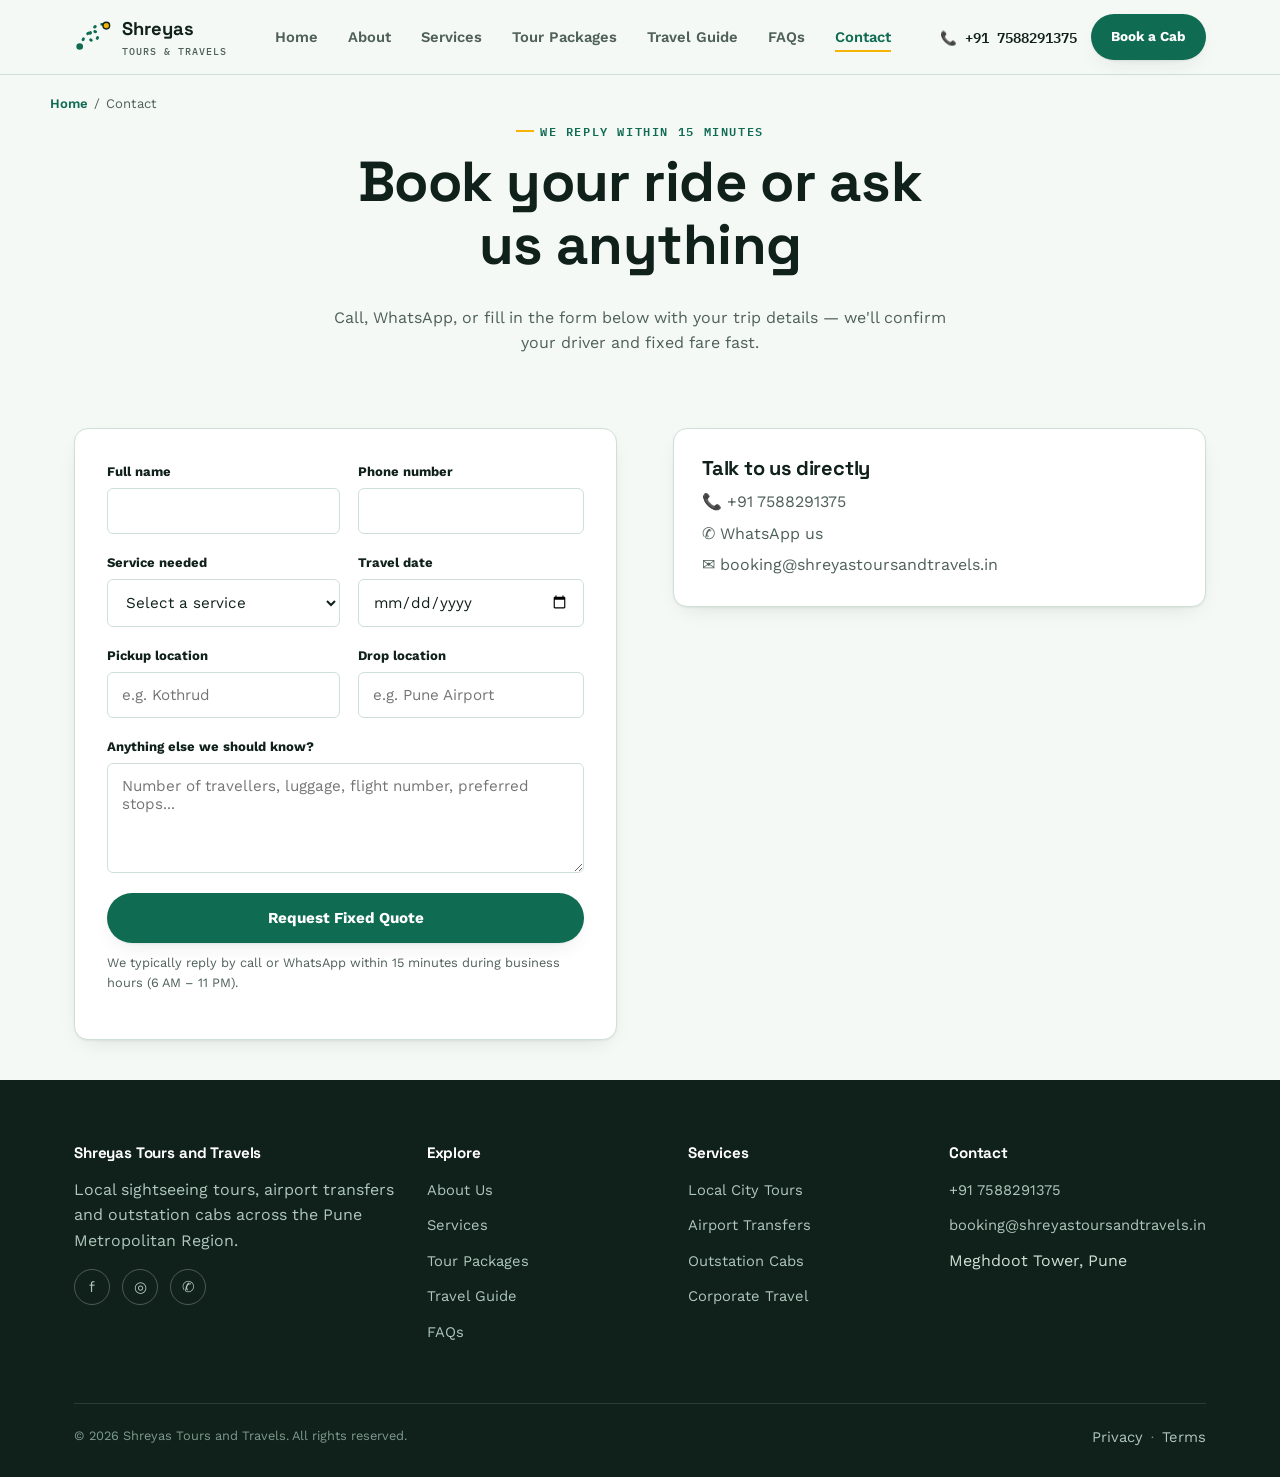
<file: contact.html>
<!doctype html>
<html lang="en">
<head>
<meta charset="UTF-8">
<meta name="viewport" content="width=device-width, initial-scale=1.0">
<title>Contact &amp; Book a Cab | Shreyas Tours and Travels, Pune</title>
<meta name="description" content="Book a local day tour, airport transfer or outstation cab with Shreyas Tours and Travels. Call, WhatsApp or fill our booking form for a fixed fare in minutes.">
<link rel="canonical" href="https://www.shreyastoursandtravels.in/contact.html">
<meta name="robots" content="index, follow, max-image-preview:large, max-snippet:-1">
<meta property="og:type" content="website">
<meta property="og:title" content="Contact &amp; Book a Cab | Shreyas Tours and Travels">
<meta property="og:description" content="Book a local day tour, airport transfer or outstation cab — fixed fare in minutes.">
<meta property="og:url" content="https://www.shreyastoursandtravels.in/contact.html">
<link rel="preconnect" href="https://fonts.googleapis.com">
<link rel="preconnect" href="https://fonts.gstatic.com" crossorigin>
<link href="https://fonts.googleapis.com/css2?family=Space+Grotesk:wght@500;700&family=Work+Sans:wght@400;500;600;700&family=IBM+Plex+Mono:wght@500;700&display=swap" rel="stylesheet">
<link rel="stylesheet" href="css/styles.css">
<script type="application/ld+json">
{
  "@context": "https://schema.org",
  "@type": "BreadcrumbList",
  "itemListElement": [
    {"@type":"ListItem","position":1,"name":"Home","item":"https://www.shreyastoursandtravels.in/index.html"},
    {"@type":"ListItem","position":2,"name":"Contact","item":"https://www.shreyastoursandtravels.in/contact.html"}
  ]
}
</script>
</head>
<body>
<a class="skip-link" href="#main">Skip to content</a>
<header class="site-header">
  <nav class="nav" aria-label="Primary">
    <a href="index.html" class="brand">
      <svg class="brand-mark" viewBox="0 0 40 40" fill="none" xmlns="http://www.w3.org/2000/svg" aria-hidden="true">
        <path d="M6 30C6 30 12 14 20 14C28 14 26 24 20 24C14 24 16 12 24 8C30 5 34 8 34 8" stroke="#0F6B52" stroke-width="3" stroke-linecap="round" stroke-dasharray="1 7"/>
        <circle cx="6" cy="30" r="3.5" fill="#0F6B52"/>
        <circle cx="34" cy="8" r="3.5" fill="#F5B400" stroke="#10201B" stroke-width="1.5"/>
      </svg>
      <span>Shreyas<br><small>Tours &amp; Travels</small></span>
    </a>
    <button class="nav-toggle" aria-label="Toggle navigation menu" aria-expanded="false"><span></span></button>
    <ul class="nav-links">
      <li><a href="index.html">Home</a></li>
      <li><a href="about.html">About</a></li>
      <li><a href="services.html">Services</a></li>
      <li><a href="packages.html">Tour Packages</a></li>
      <li><a href="blog.html">Travel Guide</a></li>
          <li><a href="faq.html">FAQs</a></li>
      <li><a href="contact.html" aria-current="page">Contact</a></li>
    </ul>
    <div class="nav-cta">
      <a class="nav-phone" href="tel:+919876543210">📞 +91 7588291375</a>
      <a class="btn btn-primary btn-sm" href="contact.html">Book a Cab</a>
    </div>
  </nav>
</header>

<main id="main">
  <div class="container breadcrumb"><a href="index.html">Home</a><span>/</span>Contact</div>

  <section class="container" style="padding-bottom:24px;">
    <div class="section-head">
      <span class="eyebrow">We reply within 15 minutes</span>
      <h1>Book your ride or ask us anything</h1>
      <p>Call, WhatsApp, or fill in the form below with your trip details — we'll confirm your driver and fixed fare fast.</p>
    </div>
  </section>

  <section class="container two-col" style="align-items:start;">
    <div class="form-card">
      <form id="bookingForm" novalidate>
        <div class="form-grid">
          <div class="field">
            <label for="name">Full name</label>
            <input type="text" id="name" name="name" required>
          </div>
          <div class="field">
            <label for="phone">Phone number</label>
            <input type="tel" id="phone" name="phone" required pattern="[0-9+ ]{10,15}">
          </div>
          <div class="field">
            <label for="service">Service needed</label>
            <select id="service" name="service" required>
              <option value="">Select a service</option>
              <option>Local City Day Tour</option>
              <option>Airport Transfer</option>
              <option>Outstation Cab</option>
              <option>Corporate / Event Travel</option>
              <option>Not sure — advise me</option>
            </select>
          </div>
          <div class="field">
            <label for="date">Travel date</label>
            <input type="date" id="date" name="date" required>
          </div>
          <div class="field">
            <label for="pickup">Pickup location</label>
            <input type="text" id="pickup" name="pickup" placeholder="e.g. Kothrud">
          </div>
          <div class="field">
            <label for="drop">Drop location</label>
            <input type="text" id="drop" name="drop" placeholder="e.g. Pune Airport">
          </div>
          <div class="field full">
            <label for="message">Anything else we should know?</label>
            <textarea id="message" name="message" placeholder="Number of travellers, luggage, flight number, preferred stops..."></textarea>
          </div>
        </div>
        <button type="submit" class="btn btn-primary btn-block" style="margin-top:20px;">Request Fixed Quote</button>
        <p id="formError" class="form-status form-status-error" role="alert" hidden>We couldn't save your request. Please check your connection and try again.</p>
        <p class="form-note">We typically reply by call or WhatsApp within 15 minutes during business hours (6 AM – 11 PM).</p>
      </form>
      <div id="formSuccess" role="status" aria-live="polite" hidden>
        <h3>Thanks — your request is in.</h3>
        <p>Our team will call or WhatsApp you within 15 minutes with a fixed fare quote. For anything urgent, call us directly at <a href="tel:+919876543210">+91 7588291375</a>.</p>
      </div>
    </div>

    <div>
      <div class="card" style="margin-bottom:20px;">
        <h3>Talk to us directly</h3>
        <p style="margin-bottom:6px;">📞 <a href="tel:+919876543210">+91 7588291375</a></p>
        <p style="margin-bottom:6px;">✆ <a href="https://wa.me/919876543210">WhatsApp us</a></p>
        <p style="margin-bottom:0;">✉ <a href="mailto:booking@shreyastoursandtravels.in">booking@shreyastoursandtravels.in</a></p>
      </div>
    </div>
  </section>
</main>

<footer class="site-footer">
  <div class="container">
    <div class="footer-grid">
      <div>
        <h4>Shreyas Tours and Travels</h4>
        <p style="color:#AFC7BC;max-width:32ch;">Local sightseeing tours, airport transfers and outstation cabs across the Pune Metropolitan Region.</p>
        <div class="social-row" aria-label="Social media links">
          <a href="https://www.facebook.com/shreyastoursandtravels" aria-label="Facebook">f</a>
          <a href="https://www.instagram.com/shreyastoursandtravels" aria-label="Instagram">◎</a>
          <a href="https://wa.me/919876543210" aria-label="WhatsApp">✆</a>
        </div>
      </div>
      <div>
        <h4>Explore</h4>
        <ul>
          <li><a href="about.html">About Us</a></li>
          <li><a href="services.html">Services</a></li>
          <li><a href="packages.html">Tour Packages</a></li>
          <li><a href="blog.html">Travel Guide</a></li>
          <li><a href="faq.html">FAQs</a></li>
        </ul>
      </div>
      <div>
        <h4>Services</h4>
        <ul>
          <li><a href="services.html#local-tours">Local City Tours</a></li>
          <li><a href="services.html#airport-transfers">Airport Transfers</a></li>
          <li><a href="services.html#outstation-cabs">Outstation Cabs</a></li>
          <li><a href="services.html#corporate">Corporate Travel</a></li>
        </ul>
      </div>
      <div>
        <h4>Contact</h4>
        <ul>
          <li><a href="tel:+919876543210">+91 7588291375</a></li>
          <li><a href="mailto:booking@shreyastoursandtravels.in">booking@shreyastoursandtravels.in</a></li>
          <li>Meghdoot Tower, Pune</li>
        </ul>
      </div>
    </div>
    <div class="footer-bottom">
      <span>© <span class="js-year"></span> Shreyas Tours and Travels. All rights reserved.</span>
      <span><a href="contact.html">Privacy</a> &nbsp;·&nbsp; <a href="contact.html">Terms</a></span>
    </div>
  </div>
</footer>
<script src="js/main.js"></script>
</body>
</html>
</file>
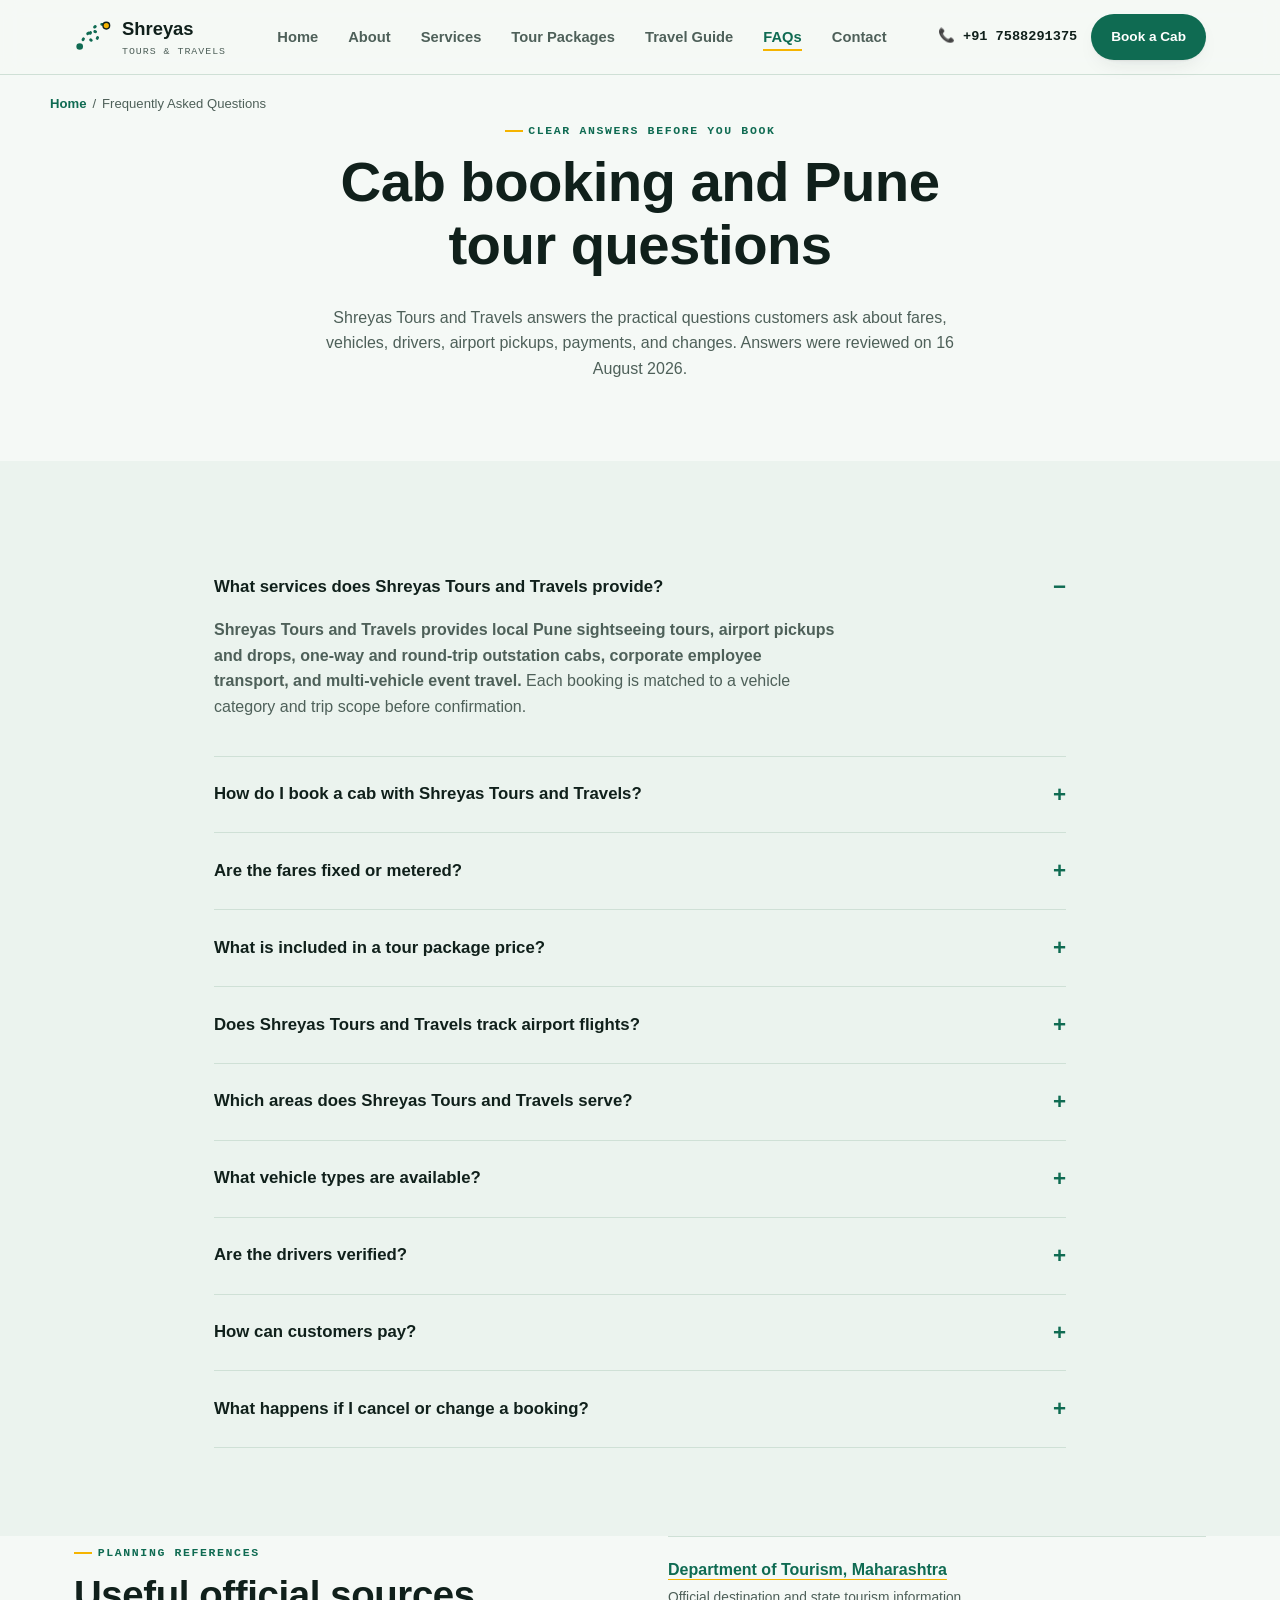
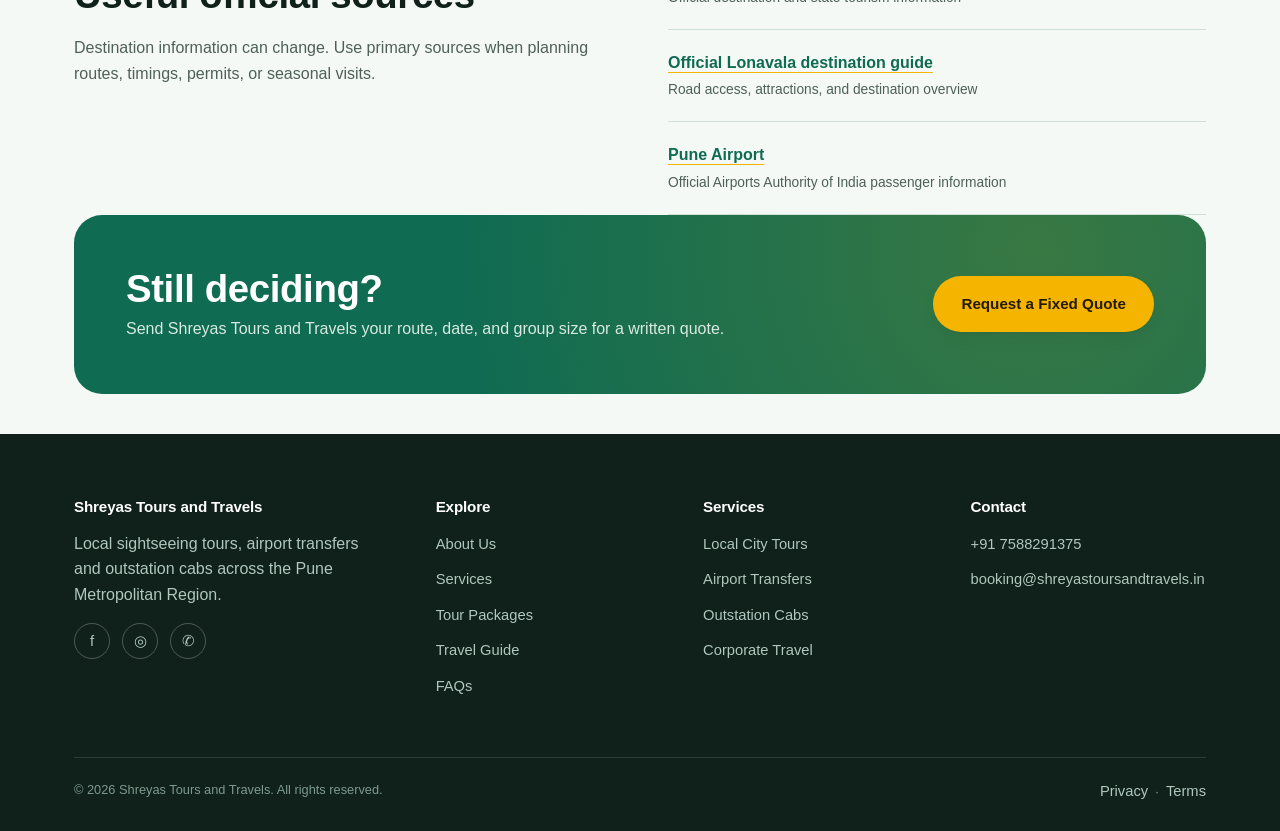
<file: faq.html>
<!doctype html>
<html lang="en">

<head>
  <meta charset="UTF-8">
  <meta name="viewport" content="width=device-width, initial-scale=1.0">
  <title>Cab Booking &amp; Pune Tour FAQs | Shreyas Tours and Travels</title>
  <meta name="description"
    content="Direct answers about Shreyas Tours and Travels fares, booking, drivers, airport waiting time, payments, cancellations, service areas and Pune day tours.">
  <link rel="canonical" href="https://www.shreyastoursandtravels.in/faq.html">
  <meta name="robots" content="index, follow, max-image-preview:large, max-snippet:-1">
  <meta property="og:type" content="website">
  <meta property="og:site_name" content="Shreyas Tours and Travels">
  <meta property="og:title" content="Cab Booking &amp; Pune Tour FAQs | Shreyas Tours and Travels">
  <meta property="og:description"
    content="Standalone answers about fares, booking, drivers, airport transfers and outstation travel from Pune.">
  <meta property="og:url" content="https://www.shreyastoursandtravels.in/faq.html">
  <link rel="preconnect" href="https://fonts.googleapis.com">
  <link rel="preconnect" href="https://fonts.gstatic.com" crossorigin>
  <link
    href="https://fonts.googleapis.com/css2?family=Archivo:wght@400;500;600;700;800&amp;family=Manrope:wght@400;500;600;700&amp;display=swap"
    rel="stylesheet">
  <link rel="stylesheet" href="css/styles.css">
  <script type="application/ld+json">
{
  "@context":"https://schema.org",
  "@graph":[
    {
      "@type":"BreadcrumbList",
      "itemListElement":[
        {"@type":"ListItem","position":1,"name":"Home","item":"https://www.shreyastoursandtravels.in/"},
        {"@type":"ListItem","position":2,"name":"Frequently Asked Questions","item":"https://www.shreyastoursandtravels.in/faq.html"}
      ]
    },
    {
      "@type":"FAQPage",
      "@id":"https://www.shreyastoursandtravels.in/faq.html#faq",
      "name":"Shreyas Tours and Travels frequently asked questions",
      "dateModified":"2026-08-16",
      "mainEntity":[
        {"@type":"Question","name":"What services does Shreyas Tours and Travels provide?","acceptedAnswer":{"@type":"Answer","text":"Shreyas Tours and Travels provides local Pune sightseeing tours, airport pickups and drops, one-way and round-trip outstation cabs, corporate employee transport, and multi-vehicle event travel."}},
        {"@type":"Question","name":"How do I book a cab with Shreyas Tours and Travels?","acceptedAnswer":{"@type":"Answer","text":"To book with Shreyas Tours and Travels, submit the website booking form or contact the team by telephone or WhatsApp with the pickup location, destination or itinerary, travel date, pickup time, and number of passengers. The team confirms availability, vehicle type, fare, and inclusions before the booking is accepted."}},
        {"@type":"Question","name":"Are the fares fixed or metered?","acceptedAnswer":{"@type":"Answer","text":"Shreyas Tours and Travels quotes local tours and airport transfers as fixed fares before confirmation. Outstation trips are quoted using the route, trip duration, vehicle category, and expected kilometre allowance. The written quote should identify tolls, parking, state taxes, waiting time, and driver allowance."}},
        {"@type":"Question","name":"What is included in a tour package price?","acceptedAnswer":{"@type":"Answer","text":"A Shreyas Tours and Travels package quote identifies the vehicle category, trip duration, passenger limit, route or stop list, and included waiting time. Package prices displayed online are indicative starting fares; the final written quote controls the booking and should be checked for tolls, parking, entry tickets, extra kilometres, and overtime."}},
        {"@type":"Question","name":"Does Shreyas Tours and Travels track airport flights?","acceptedAnswer":{"@type":"Answer","text":"Shreyas Tours and Travels monitors the flight details supplied for an airport pickup and adjusts pickup coordination when the arrival time changes. Airport bookings include 45 minutes of complimentary waiting time at arrivals; the final confirmation states where that waiting period begins and any later charge."}},
        {"@type":"Question","name":"Which areas does Shreyas Tours and Travels serve?","acceptedAnswer":{"@type":"Answer","text":"Shreyas Tours and Travels primarily serves the Pune Metropolitan Region and operates outstation routes across Maharashtra, including destinations such as Lonavala, Mumbai, Nashik, Wai, Mahabaleshwar, and selected interstate routes subject to availability."}},
        {"@type":"Question","name":"What vehicle types are available?","acceptedAnswer":{"@type":"Answer","text":"Shreyas Tours and Travels offers hatchbacks, air-conditioned sedans, SUVs, and tempo travellers. The recommended category depends on passenger count, luggage, trip distance, and accessibility needs, and the exact vehicle category is confirmed before payment or dispatch."}},
        {"@type":"Question","name":"Are the drivers verified?","acceptedAnswer":{"@type":"Answer","text":"Shreyas Tours and Travels states that its drivers are identity-verified and hold the licences required for the assigned commercial vehicle. Customers receive driver and vehicle details before pickup and should contact the booking team immediately if the arriving details differ."}},
        {"@type":"Question","name":"How can customers pay?","acceptedAnswer":{"@type":"Answer","text":"Shreyas Tours and Travels accepts cash and UPI for standard bookings. Corporate customers can request consolidated invoicing subject to an agreed account arrangement. The booking confirmation specifies whether an advance is required and when the balance is due."}},
        {"@type":"Question","name":"What happens if I cancel or change a booking?","acceptedAnswer":{"@type":"Answer","text":"Cancellation and rescheduling terms depend on the trip type, notice period, vehicle allocation, and whether permits or advances have already been paid. Customers should request the applicable terms in writing before confirming; Shreyas Tours and Travels states the charge, if any, before processing a change."}}
      ]
    }
  ]
}
</script>
</head>

<body>
  <a class="skip-link" href="#main">Skip to content</a>
  <header class="site-header">
    <nav class="nav" aria-label="Primary">
      <a href="index.html" class="brand">
        <svg class="brand-mark" viewBox="0 0 40 40" fill="none" xmlns="http://www.w3.org/2000/svg" aria-hidden="true">
          <path d="M6 30C6 30 12 14 20 14C28 14 26 24 20 24C14 24 16 12 24 8C30 5 34 8 34 8" stroke="#0F6B52"
            stroke-width="3" stroke-linecap="round" stroke-dasharray="1 7" />
          <circle cx="6" cy="30" r="3.5" fill="#0F6B52" />
          <circle cx="34" cy="8" r="3.5" fill="#F5B400" stroke="#10201B" stroke-width="1.5" />
        </svg>
        <span>Shreyas<br><small>Tours &amp; Travels</small></span>
      </a>
      <button class="nav-toggle" aria-label="Toggle navigation menu" aria-expanded="false"><span></span></button>
      <ul class="nav-links">
        <li><a href="index.html">Home</a></li>
        <li><a href="about.html">About</a></li>
        <li><a href="services.html">Services</a></li>
        <li><a href="packages.html">Tour Packages</a></li>
        <li><a href="blog.html">Travel Guide</a></li>
        <li><a href="faq.html" aria-current="page">FAQs</a></li>
        <li><a href="contact.html">Contact</a></li>
      </ul>
      <div class="nav-cta"><a class="nav-phone" href="tel:+919876543210">📞 +91 7588291375</a><a
          class="btn btn-primary btn-sm" href="contact.html">Book a Cab</a></div>
    </nav>
  </header>
  <main id="main">
    <div class="container breadcrumb"><a href="index.html">Home</a><span>/</span>Frequently Asked Questions</div>
    <section class="container" style="padding-bottom:32px;">
      <div class="section-head">
        <span class="eyebrow">Clear answers before you book</span>
        <h1>Cab booking and Pune tour questions</h1>
        <p>Shreyas Tours and Travels answers the practical questions customers ask about fares, vehicles, drivers,
          airport pickups, payments, and changes. Answers were reviewed on 16 August 2026.</p>
      </div>
    </section>
    <section class="panel">
      <div class="container" style="max-width:900px;">
        <details class="faq-item" open>
          <summary>What services does Shreyas Tours and Travels provide?</summary>
          <p><strong>Shreyas Tours and Travels provides local Pune sightseeing tours, airport pickups and drops,
              one-way and round-trip outstation cabs, corporate employee transport, and multi-vehicle event
              travel.</strong> Each booking is matched to a vehicle category and trip scope before confirmation.</p>
        </details>
        <details class="faq-item">
          <summary>How do I book a cab with Shreyas Tours and Travels?</summary>
          <p><strong>Submit the booking form or contact Shreyas Tours and Travels by telephone or WhatsApp.</strong>
            Share the pickup location, destination or itinerary, travel date, pickup time, and number of passengers. The
            team confirms availability, vehicle type, fare, and inclusions before accepting the booking.</p>
        </details>
        <details class="faq-item">
          <summary>Are the fares fixed or metered?</summary>
          <p><strong>Local tours and airport transfers are quoted as fixed fares before confirmation.</strong>
            Outstation trips are quoted using the route, duration, vehicle category, and expected kilometre allowance.
            Check the written quote for tolls, parking, state taxes, waiting time, and driver allowance.</p>
        </details>
        <details class="faq-item">
          <summary>What is included in a tour package price?</summary>
          <p><strong>A package quote identifies the vehicle category, trip duration, passenger limit, route or stop
              list, and included waiting time.</strong> Online prices are indicative starting fares. The final written
            quote should be checked for tolls, parking, entry tickets, extra kilometres, and overtime.</p>
        </details>
        <details class="faq-item">
          <summary>Does Shreyas Tours and Travels track airport flights?</summary>
          <p><strong>Shreyas Tours and Travels monitors the flight details supplied for an airport pickup.</strong>
            Pickup coordination is adjusted when the arrival time changes. Airport bookings include 45 minutes of
            complimentary waiting time at arrivals; the confirmation states where that period begins and any later
            charge.</p>
        </details>
        <details class="faq-item">
          <summary>Which areas does Shreyas Tours and Travels serve?</summary>
          <p><strong>Shreyas Tours and Travels primarily serves the Pune Metropolitan Region and operates outstation
              routes across Maharashtra.</strong> Common routes include Lonavala, Pune, Nashik, Alibaug, and
            Mahabaleshwar, with selected interstate trips subject to availability.</p>
        </details>
        <details class="faq-item">
          <summary>What vehicle types are available?</summary>
          <p><strong>Available categories include hatchbacks, air-conditioned sedans, SUVs, and tempo
              travellers.</strong> Passenger count, luggage, trip distance, and accessibility needs determine the
            recommended option. The exact category is confirmed before dispatch.</p>
        </details>
        <details class="faq-item">
          <summary>Are the drivers verified?</summary>
          <p><strong>Shreyas Tours and Travels states that its drivers are identity-verified and hold the licences
              required for the assigned commercial vehicle.</strong> Customers receive driver and vehicle details before
            pickup and should contact the booking team if the arriving details differ.</p>
        </details>
        <details class="faq-item">
          <summary>How can customers pay?</summary>
          <p><strong>Cash and UPI are accepted for standard bookings.</strong> Corporate customers can request
            consolidated invoicing subject to an agreed account arrangement. The confirmation specifies whether an
            advance is required and when the balance is due.</p>
        </details>
        <details class="faq-item">
          <summary>What happens if I cancel or change a booking?</summary>
          <p><strong>Cancellation and rescheduling terms depend on the trip type, notice period, and vehicle
              allocation.</strong> Customers should request the applicable terms in writing before confirming. Shreyas
            Tours and Travels states any charge before processing a change.</p>
        </details>
      </div>
    </section>
    <section class="container">
      <div class="two-col" style="align-items:start;">
        <div><span class="eyebrow">Planning references</span>
          <h2>Useful official sources</h2>
          <p>Destination information can change. Use primary sources when planning routes, timings, permits, or seasonal
            visits.</p>
        </div>
        <ul class="source-list">
          <li><a href="https://maharashtratourism.gov.in/" rel="noopener">Department of Tourism,
              Maharashtra</a><span>Official destination and state tourism information</span></li>
          <li><a href="https://maharashtratourism.gov.in/nature/lonavala/" rel="noopener">Official Lonavala destination
              guide</a><span>Road access, attractions, and destination overview</span></li>
          <li><a href="https://www.aai.aero/en/airports/pune" rel="noopener">Pune Airport</a><span>Official Airports Authority of India passenger information</span></li>
        </ul>
      </div>
    </section>
    <section class="container">
      <div class="cta-banner">
        <div>
          <h2>Still deciding?</h2>
          <p>Send Shreyas Tours and Travels your route, date, and group size for a written quote.</p>
        </div><a href="contact.html" class="btn btn-accent">Request a Fixed Quote</a>
      </div>
    </section>
  </main>
  <footer class="site-footer">
    <div class="container">
      <div class="footer-grid">
        <div>
          <h4>Shreyas Tours and Travels</h4>
          <p style="color:#AFC7BC;max-width:32ch;">Local sightseeing tours, airport transfers and outstation cabs
            across the Pune Metropolitan Region.
          </p>
          <div class="social-row" aria-label="Social media links">
            <a href="https://www.facebook.com/shreyastoursandtravels" aria-label="Facebook">f</a>
            <a href="https://www.instagram.com/shreyastoursandtravels" aria-label="Instagram">◎</a>
            <a href="https://wa.me/919876543210" aria-label="WhatsApp">✆</a>
          </div>
        </div>
        <div>
          <h4>
            Explore
          </h4>
          <ul>
            <li>
              <a href="about.html">About Us</a>
            </li>
            <li>
              <a href="services.html">Services</a>
            </li>
            <li><a href="packages.html">Tour Packages</a></li>
            <li><a href="blog.html">Travel Guide</a></li>
            <li><a href="faq.html">FAQs</a></li>
          </ul>
        </div>
        <div>
          <h4>Services</h4>
          <ul>
            <li><a href="services.html#local-tours">Local City Tours</a></li>
            <li><a href="services.html#airport-transfers">Airport Transfers</a></li>
            <li><a href="services.html#outstation-cabs">Outstation Cabs</a></li>
            <li><a href="services.html#corporate">Corporate Travel</a></li>
          </ul>
        </div>
        <div>
          <h4>Contact</h4>
          <ul>
            <li><a href="tel:+919876543210">+91 7588291375</a></li>
            <li><a href="mailto:booking@shreyastoursandtravels.in">booking@shreyastoursandtravels.in</a></li>
          </ul>
        </div>
      </div>
      <div class="footer-bottom"><span>© <span class="js-year"></span> Shreyas Tours and Travels. All rights
          reserved.</span><span><a href="contact.html">Privacy</a> &nbsp;·&nbsp; <a href="contact.html">Terms</a></span>
      </div>
    </div>
  </footer>
  <script src="js/main.js"></script>
</body>

</html>
</file>
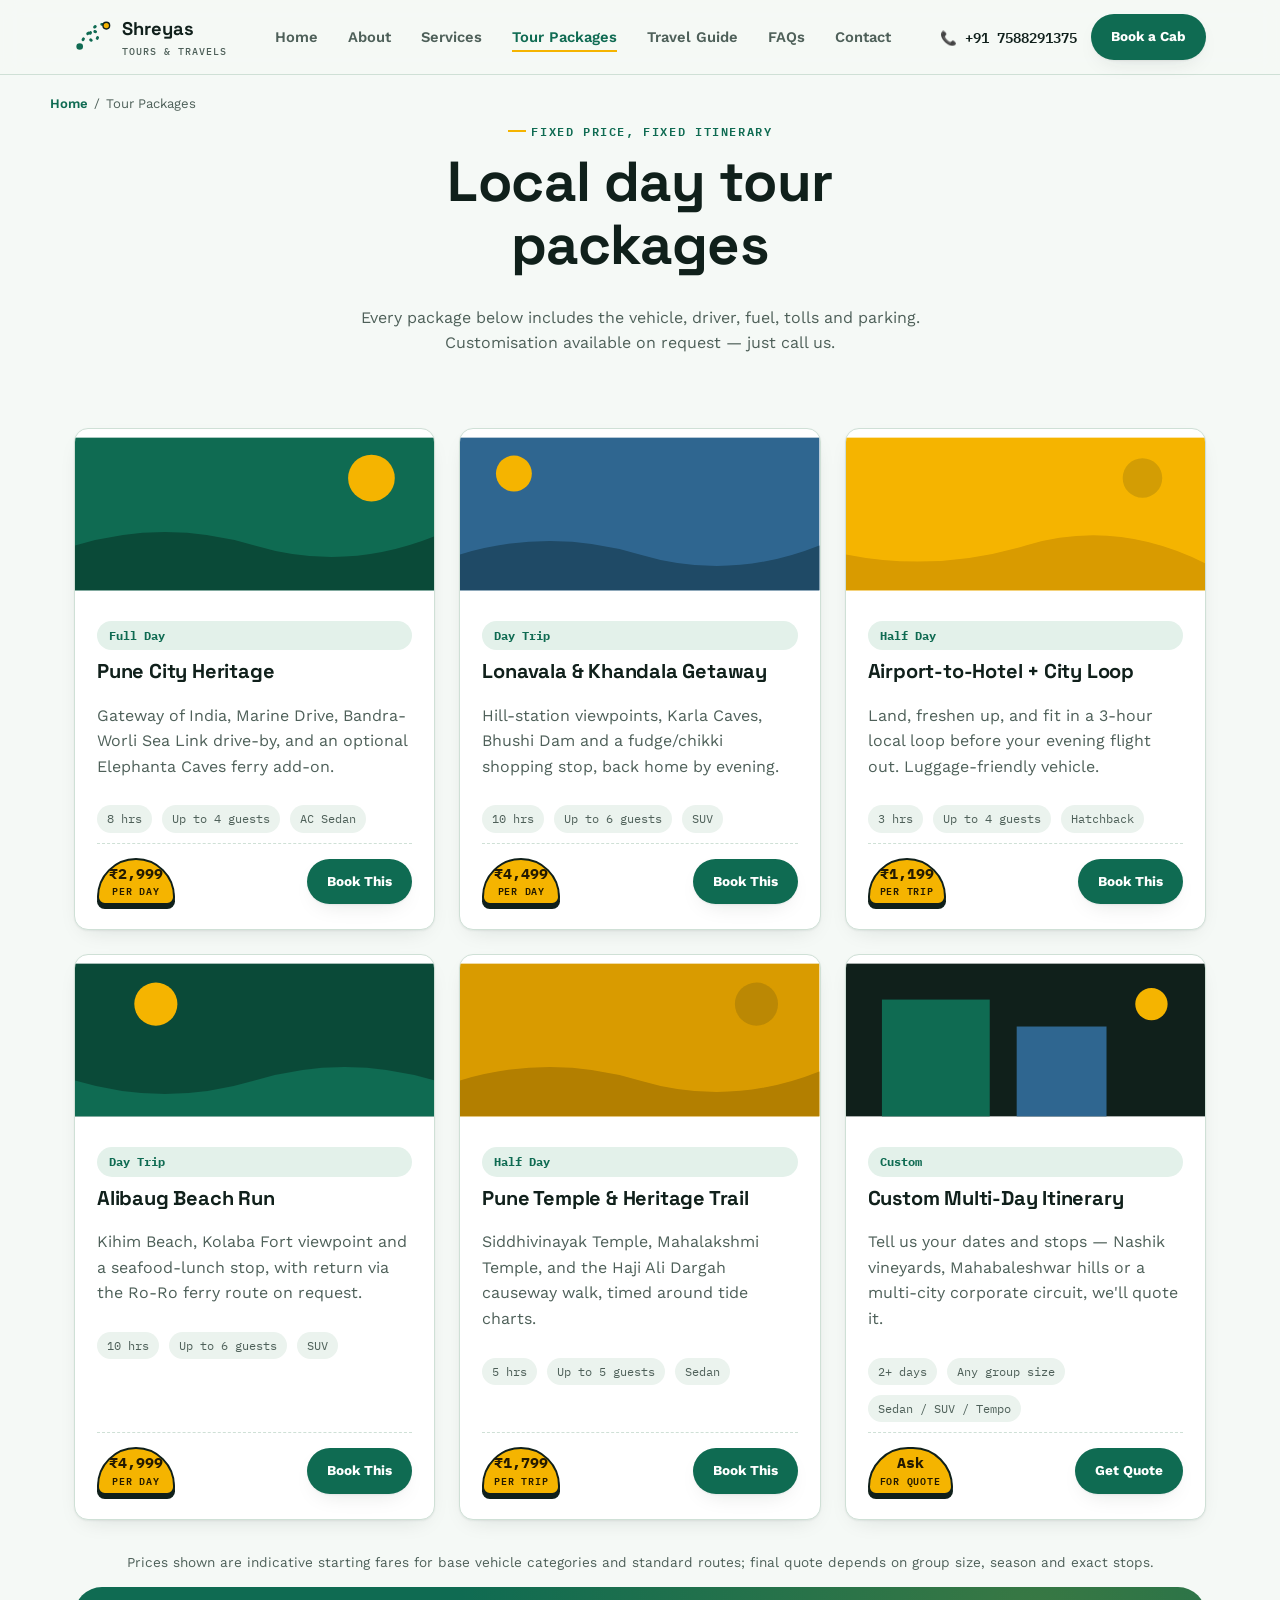
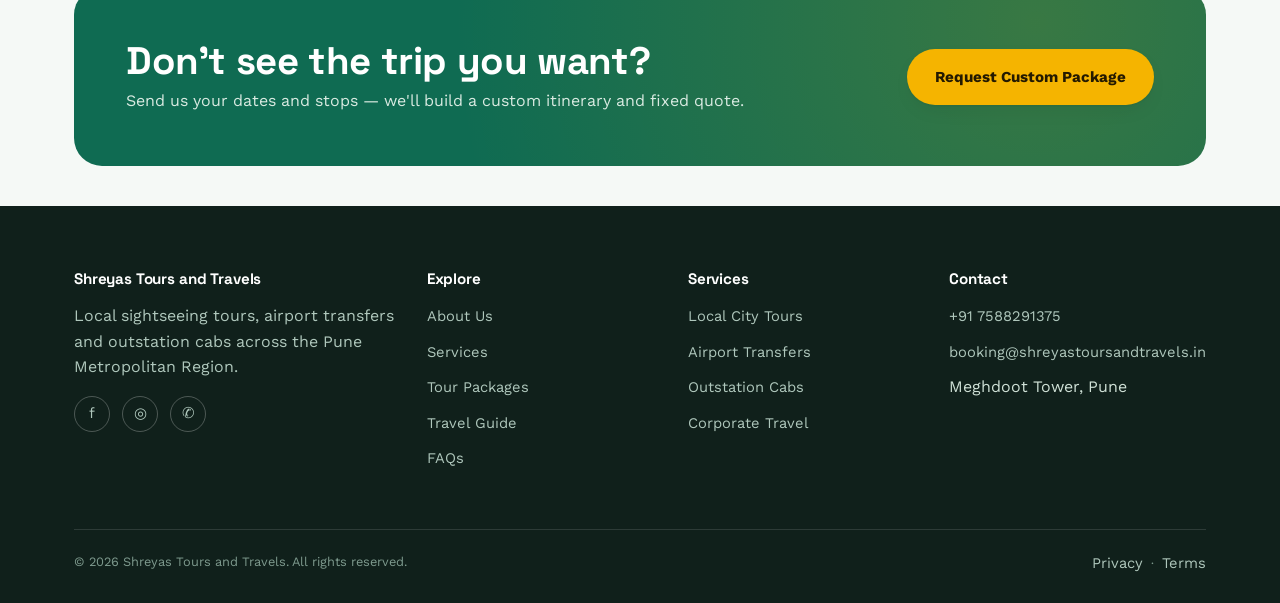
<file: packages.html>
<!doctype html>
<html lang="en">
<head>
<meta charset="UTF-8">
<meta name="viewport" content="width=device-width, initial-scale=1.0">
<title>Local Day Tour Packages &amp; Prices | Shreyas Tours and Travels</title>
<meta name="description" content="Browse fixed-price local day tour packages from Pune: city heritage, Lonavala getaway, Mahabaleshwar day trip and more. Verified drivers, no hidden fees.">
<link rel="canonical" href="https://www.shreyastoursandtravels.in/packages.html">
<meta name="robots" content="index, follow, max-image-preview:large, max-snippet:-1">
<meta property="og:type" content="website">
<meta property="og:title" content="Local Day Tour Packages &amp; Prices | Shreyas Tours and Travels">
<meta property="og:description" content="Fixed-price local day tour packages from Pune with verified drivers and no hidden fees.">
<meta property="og:url" content="https://www.shreyastoursandtravels.in/packages.html">
<link rel="preconnect" href="https://fonts.googleapis.com">
<link rel="preconnect" href="https://fonts.gstatic.com" crossorigin>
<link href="https://fonts.googleapis.com/css2?family=Space+Grotesk:wght@500;700&family=Work+Sans:wght@400;500;600;700&family=IBM+Plex+Mono:wght@500;700&display=swap" rel="stylesheet">
<link rel="stylesheet" href="css/styles.css">
<script type="application/ld+json">
{
  "@context": "https://schema.org",
  "@type": "BreadcrumbList",
  "itemListElement": [
    {"@type":"ListItem","position":1,"name":"Home","item":"https://www.shreyastoursandtravels.in/index.html"},
    {"@type":"ListItem","position":2,"name":"Tour Packages","item":"https://www.shreyastoursandtravels.in/packages.html"}
  ]
}
</script>
</head>
<body>
<a class="skip-link" href="#main">Skip to content</a>
<header class="site-header">
  <nav class="nav" aria-label="Primary">
    <a href="index.html" class="brand">
      <svg class="brand-mark" viewBox="0 0 40 40" fill="none" xmlns="http://www.w3.org/2000/svg" aria-hidden="true">
        <path d="M6 30C6 30 12 14 20 14C28 14 26 24 20 24C14 24 16 12 24 8C30 5 34 8 34 8" stroke="#0F6B52" stroke-width="3" stroke-linecap="round" stroke-dasharray="1 7"/>
        <circle cx="6" cy="30" r="3.5" fill="#0F6B52"/>
        <circle cx="34" cy="8" r="3.5" fill="#F5B400" stroke="#10201B" stroke-width="1.5"/>
      </svg>
      <span>Shreyas<br><small>Tours &amp; Travels</small></span>
    </a>
    <button class="nav-toggle" aria-label="Toggle navigation menu" aria-expanded="false"><span></span></button>
    <ul class="nav-links">
      <li><a href="index.html">Home</a></li>
      <li><a href="about.html">About</a></li>
      <li><a href="services.html">Services</a></li>
      <li><a href="packages.html" aria-current="page">Tour Packages</a></li>
      <li><a href="blog.html">Travel Guide</a></li>
          <li><a href="faq.html">FAQs</a></li>
      <li><a href="contact.html">Contact</a></li>
    </ul>
    <div class="nav-cta">
      <a class="nav-phone" href="tel:+919876543210">📞 +91 7588291375</a>
      <a class="btn btn-primary btn-sm" href="contact.html">Book a Cab</a>
    </div>
  </nav>
</header>

<main id="main">
  <div class="container breadcrumb"><a href="index.html">Home</a><span>/</span>Tour Packages</div>

  <section class="container" style="padding-bottom:24px;">
    <div class="section-head">
      <span class="eyebrow">Fixed price, fixed itinerary</span>
      <h1>Local day tour packages</h1>
      <p>Every package below includes the vehicle, driver, fuel, tolls and parking. Customisation available on request — just call us.</p>
    </div>
  </section>

  <section class="container">
    <div class="grid grid-3">

      <article class="card package-card" id="city-highlights">
        <div class="thumb"><svg viewBox="0 0 400 170" width="100%" height="170"><rect width="400" height="170" fill="#0F6B52"/><path d="M0 120 Q100 90 200 120 T400 110 V170 H0Z" fill="#0A4A38"/><circle cx="330" cy="45" r="26" fill="#F5B400"/></svg></div>
        <div class="body">
          <span class="tag-pill">Full Day</span>
          <h3>Pune City Heritage</h3>
          <p>Gateway of India, Marine Drive, Bandra-Worli Sea Link drive-by, and an optional Elephanta Caves ferry add-on.</p>
          <div class="meta"><span>8 hrs</span><span>Up to 4 guests</span><span>AC Sedan</span></div>
          <div class="price-row">
            <div class="milestone milestone-sm"><span class="num">₹2,999</span><span class="unit">per day</span></div>
            <a href="contact.html" class="btn btn-sm btn-primary">Book This</a>
          </div>
        </div>
      </article>

      <article class="card package-card" id="lonavala">
        <div class="thumb"><svg viewBox="0 0 400 170" width="100%" height="170"><rect width="400" height="170" fill="#2F6690"/><path d="M0 130 Q100 100 200 130 T400 120 V170 H0Z" fill="#1F4A66"/><circle cx="60" cy="40" r="20" fill="#F5B400"/></svg></div>
        <div class="body">
          <span class="tag-pill">Day Trip</span>
          <h3>Lonavala &amp; Khandala Getaway</h3>
          <p>Hill-station viewpoints, Karla Caves, Bhushi Dam and a fudge/chikki shopping stop, back home by evening.</p>
          <div class="meta"><span>10 hrs</span><span>Up to 6 guests</span><span>SUV</span></div>
          <div class="price-row">
            <div class="milestone milestone-sm"><span class="num">₹4,499</span><span class="unit">per day</span></div>
            <a href="contact.html" class="btn btn-sm btn-primary">Book This</a>
          </div>
        </div>
      </article>

      <article class="card package-card" id="airport-loop">
        <div class="thumb"><svg viewBox="0 0 400 170" width="100%" height="170"><rect width="400" height="170" fill="#F5B400"/><path d="M0 130 Q100 150 200 120 T400 140 V170 H0Z" fill="#D99B00"/><circle cx="330" cy="45" r="22" fill="#10201B" opacity="0.15"/></svg></div>
        <div class="body">
          <span class="tag-pill">Half Day</span>
          <h3>Airport-to-Hotel + City Loop</h3>
          <p>Land, freshen up, and fit in a 3-hour local loop before your evening flight out. Luggage-friendly vehicle.</p>
          <div class="meta"><span>3 hrs</span><span>Up to 4 guests</span><span>Hatchback</span></div>
          <div class="price-row">
            <div class="milestone milestone-sm"><span class="num">₹1,199</span><span class="unit">per trip</span></div>
            <a href="contact.html" class="btn btn-sm btn-primary">Book This</a>
          </div>
        </div>
      </article>

      <article class="card package-card" id="alibaug">
        <div class="thumb"><svg viewBox="0 0 400 170" width="100%" height="170"><rect width="400" height="170" fill="#0A4A38"/><path d="M0 130 Q100 160 200 130 T400 130 V170 H0Z" fill="#0F6B52"/><circle cx="90" cy="45" r="24" fill="#F5B400"/></svg></div>
        <div class="body">
          <span class="tag-pill">Day Trip</span>
          <h3>Alibaug Beach Run</h3>
          <p>Kihim Beach, Kolaba Fort viewpoint and a seafood-lunch stop, with return via the Ro-Ro ferry route on request.</p>
          <div class="meta"><span>10 hrs</span><span>Up to 6 guests</span><span>SUV</span></div>
          <div class="price-row">
            <div class="milestone milestone-sm"><span class="num">₹4,999</span><span class="unit">per day</span></div>
            <a href="contact.html" class="btn btn-sm btn-primary">Book This</a>
          </div>
        </div>
      </article>

      <article class="card package-card" id="temple-trail">
        <div class="thumb"><svg viewBox="0 0 400 170" width="100%" height="170"><rect width="400" height="170" fill="#D99B00"/><path d="M0 130 Q100 100 200 130 T400 120 V170 H0Z" fill="#B37F00"/><circle cx="330" cy="45" r="24" fill="#10201B" opacity="0.15"/></svg></div>
        <div class="body">
          <span class="tag-pill">Half Day</span>
          <h3>Pune Temple &amp; Heritage Trail</h3>
          <p>Siddhivinayak Temple, Mahalakshmi Temple, and the Haji Ali Dargah causeway walk, timed around tide charts.</p>
          <div class="meta"><span>5 hrs</span><span>Up to 5 guests</span><span>Sedan</span></div>
          <div class="price-row">
            <div class="milestone milestone-sm"><span class="num">₹1,799</span><span class="unit">per trip</span></div>
            <a href="contact.html" class="btn btn-sm btn-primary">Book This</a>
          </div>
        </div>
      </article>

      <article class="card package-card" id="corporate-shuttle">
        <div class="thumb"><svg viewBox="0 0 400 170" width="100%" height="170"><rect width="400" height="170" fill="#10201B"/><rect x="40" y="40" width="120" height="130" fill="#0F6B52"/><rect x="190" y="70" width="100" height="100" fill="#2F6690"/><circle cx="340" cy="45" r="18" fill="#F5B400"/></svg></div>
        <div class="body">
          <span class="tag-pill">Custom</span>
          <h3>Custom Multi-Day Itinerary</h3>
          <p>Tell us your dates and stops — Nashik vineyards, Mahabaleshwar hills or a multi-city corporate circuit, we'll quote it.</p>
          <div class="meta"><span>2+ days</span><span>Any group size</span><span>Sedan / SUV / Tempo</span></div>
          <div class="price-row">
            <div class="milestone milestone-sm"><span class="num">Ask</span><span class="unit">for quote</span></div>
            <a href="contact.html" class="btn btn-sm btn-primary">Get Quote</a>
          </div>
        </div>
      </article>

    </div>

    <p class="small text-center" style="margin-top:32px;">Prices shown are indicative starting fares for base vehicle categories and standard routes; final quote depends on group size, season and exact stops.</p>
  </section>

  <section class="container">
    <div class="cta-banner">
      <div>
        <h2>Don't see the trip you want?</h2>
        <p>Send us your dates and stops — we'll build a custom itinerary and fixed quote.</p>
      </div>
      <a href="contact.html" class="btn btn-accent">Request Custom Package</a>
    </div>
  </section>
</main>

<footer class="site-footer">
  <div class="container">
    <div class="footer-grid">
      <div>
        <h4>Shreyas Tours and Travels</h4>
        <p style="color:#AFC7BC;max-width:32ch;">Local sightseeing tours, airport transfers and outstation cabs across the Pune Metropolitan Region.</p>
        <div class="social-row" aria-label="Social media links">
          <a href="https://www.facebook.com/shreyastoursandtravels" aria-label="Facebook">f</a>
          <a href="https://www.instagram.com/shreyastoursandtravels" aria-label="Instagram">◎</a>
          <a href="https://wa.me/919876543210" aria-label="WhatsApp">✆</a>
        </div>
      </div>
      <div>
        <h4>Explore</h4>
        <ul>
          <li><a href="about.html">About Us</a></li>
          <li><a href="services.html">Services</a></li>
          <li><a href="packages.html">Tour Packages</a></li>
          <li><a href="blog.html">Travel Guide</a></li>
          <li><a href="faq.html">FAQs</a></li>
        </ul>
      </div>
      <div>
        <h4>Services</h4>
        <ul>
          <li><a href="services.html#local-tours">Local City Tours</a></li>
          <li><a href="services.html#airport-transfers">Airport Transfers</a></li>
          <li><a href="services.html#outstation-cabs">Outstation Cabs</a></li>
          <li><a href="services.html#corporate">Corporate Travel</a></li>
        </ul>
      </div>
      <div>
        <h4>Contact</h4>
        <ul>
          <li><a href="tel:+919876543210">+91 7588291375</a></li>
          <li><a href="mailto:booking@shreyastoursandtravels.in">booking@shreyastoursandtravels.in</a></li>
          <li>Meghdoot Tower, Pune</li>
        </ul>
      </div>
    </div>
    <div class="footer-bottom">
      <span>© <span class="js-year"></span> Shreyas Tours and Travels. All rights reserved.</span>
      <span><a href="contact.html">Privacy</a> &nbsp;·&nbsp; <a href="contact.html">Terms</a></span>
    </div>
  </div>
</footer>
<script src="js/main.js"></script>
</body>
</html>
</file>
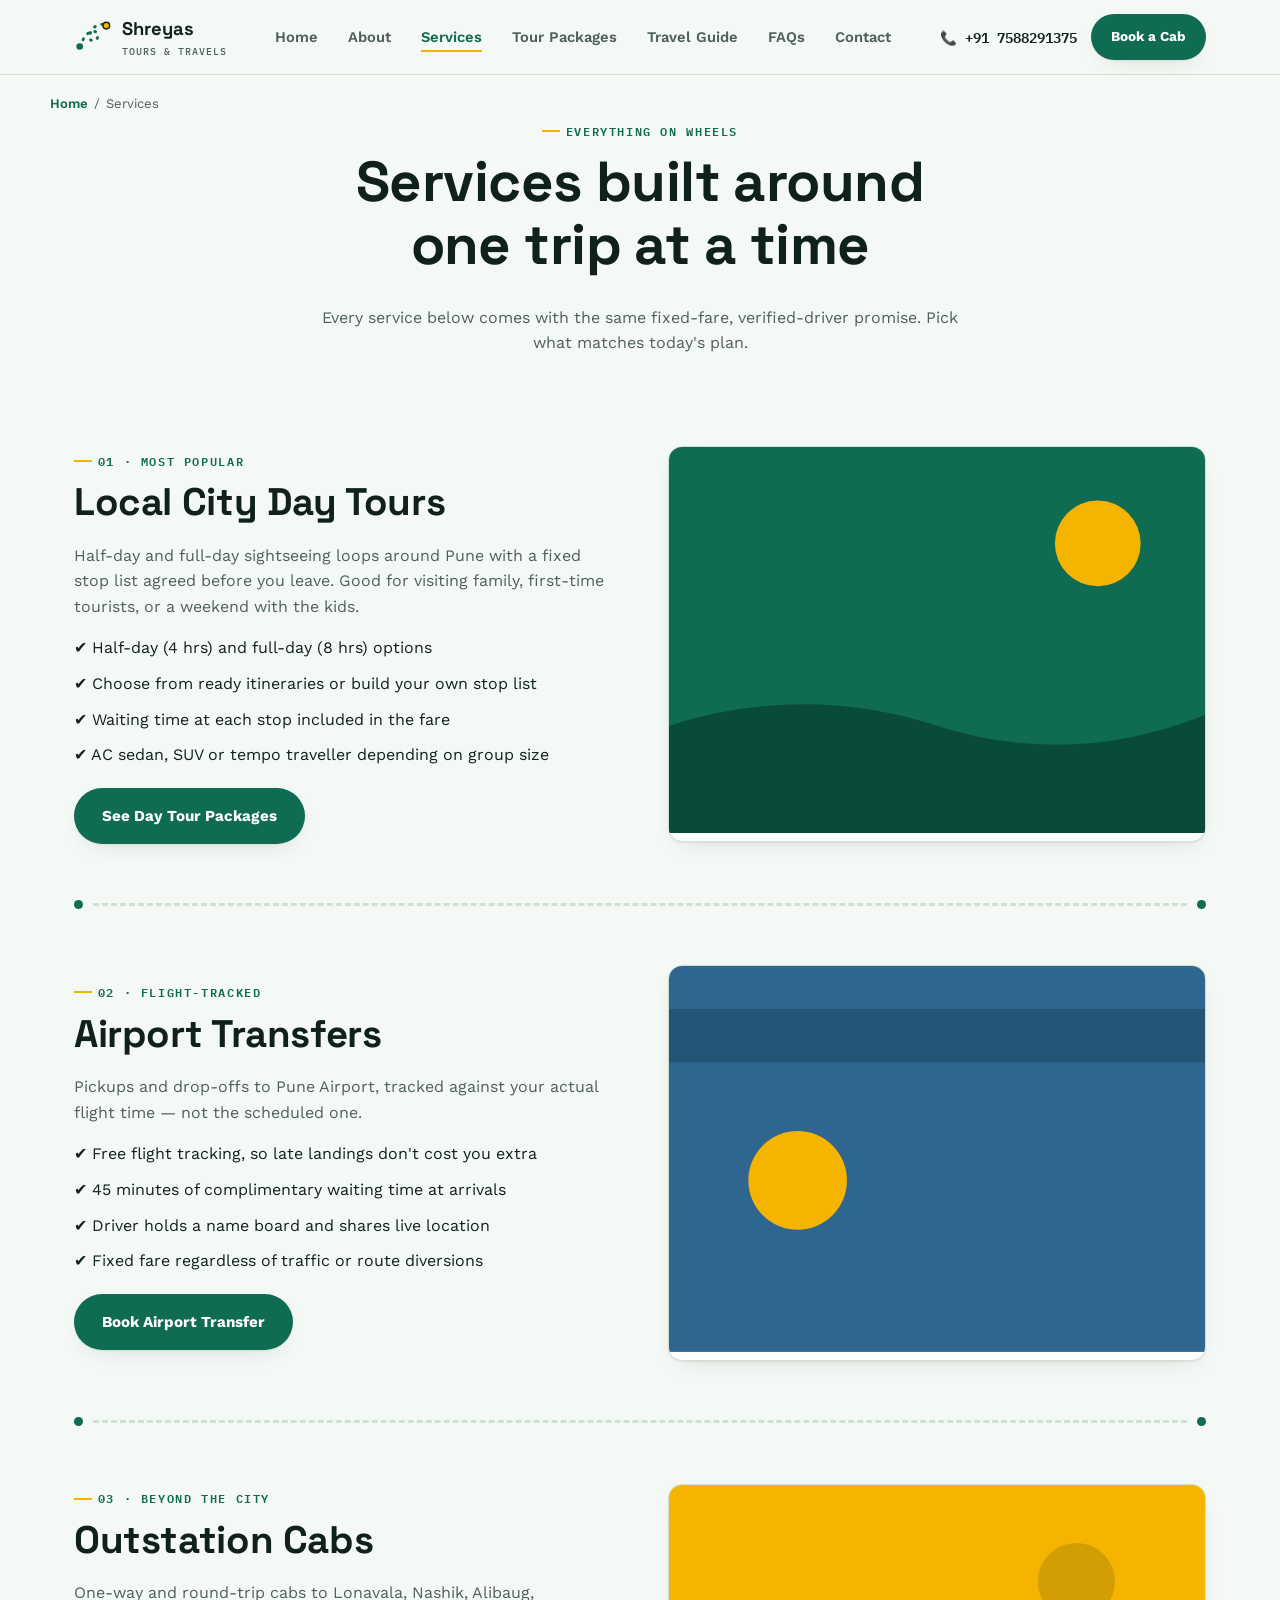
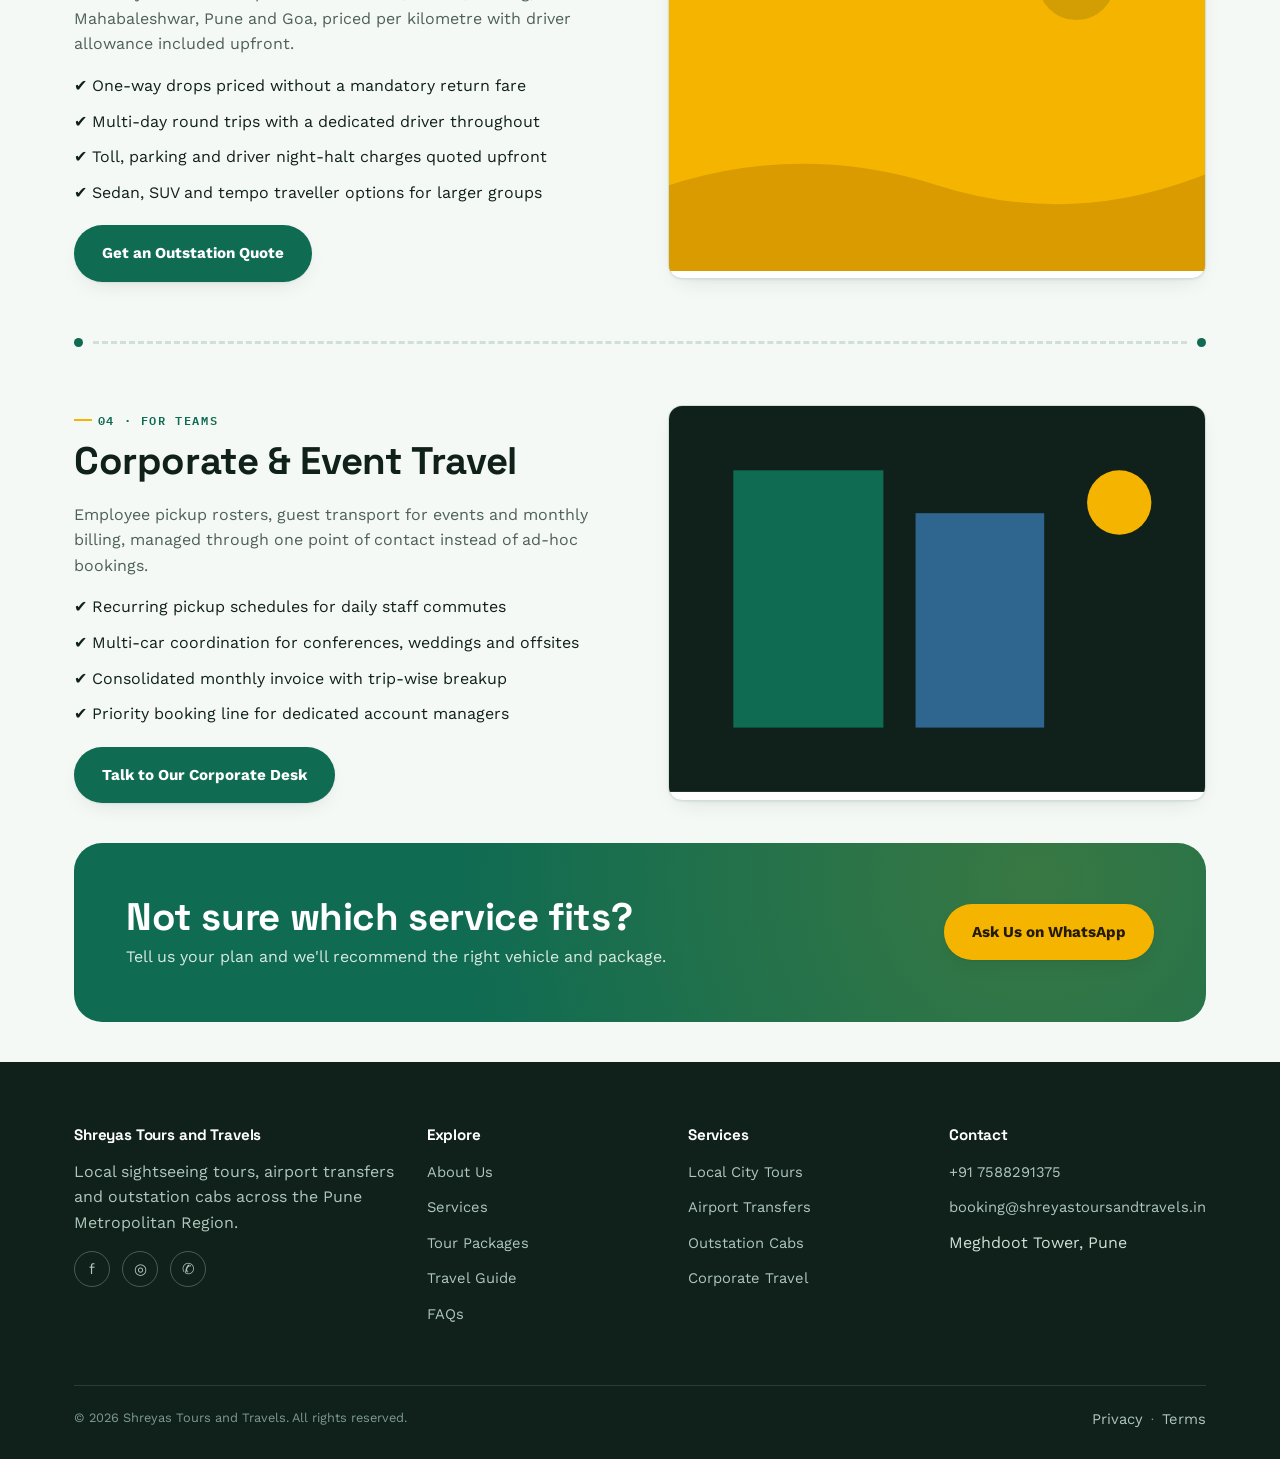
<file: services.html>
<!doctype html>
<html lang="en">
<head>
<meta charset="UTF-8">
<meta name="viewport" content="width=device-width, initial-scale=1.0">
<title>Our Services | Local Tours, Airport Transfers &amp; Cabs | Shreyas Tours and Travels</title>
<meta name="description" content="Local city day tours, airport transfers, outstation cabs and corporate travel in Pune — fixed fares, verified drivers, 24x7 booking with Shreyas Tours and Travels.">
<link rel="canonical" href="https://www.shreyastoursandtravels.in/services.html">
<meta name="robots" content="index, follow, max-image-preview:large, max-snippet:-1">
<meta property="og:type" content="website">
<meta property="og:title" content="Our Services | Shreyas Tours and Travels">
<meta property="og:description" content="Local city day tours, airport transfers, outstation cabs and corporate travel in Pune.">
<meta property="og:url" content="https://www.shreyastoursandtravels.in/services.html">
<link rel="preconnect" href="https://fonts.googleapis.com">
<link rel="preconnect" href="https://fonts.gstatic.com" crossorigin>
<link href="https://fonts.googleapis.com/css2?family=Space+Grotesk:wght@500;700&family=Work+Sans:wght@400;500;600;700&family=IBM+Plex+Mono:wght@500;700&display=swap" rel="stylesheet">
<link rel="stylesheet" href="css/styles.css">
<script type="application/ld+json">
{
  "@context": "https://schema.org",
  "@type": "BreadcrumbList",
  "itemListElement": [
    {"@type":"ListItem","position":1,"name":"Home","item":"https://www.shreyastoursandtravels.in/index.html"},
    {"@type":"ListItem","position":2,"name":"Services","item":"https://www.shreyastoursandtravels.in/services.html"}
  ]
}
</script>
<script type="application/ld+json">
{
  "@context": "https://schema.org",
  "@type": "ItemList",
  "itemListElement": [
    {"@type":"Service","position":1,"name":"Local City Day Tours","areaServed":"Pune","provider":{"@type":"TravelAgency","name":"Shreyas Tours and Travels"}},
    {"@type":"Service","position":2,"name":"Airport Transfers","areaServed":"Pune","provider":{"@type":"TravelAgency","name":"Shreyas Tours and Travels"}},
    {"@type":"Service","position":3,"name":"Outstation Cabs","areaServed":"Maharashtra","provider":{"@type":"TravelAgency","name":"Shreyas Tours and Travels"}},
    {"@type":"Service","position":4,"name":"Corporate Travel","areaServed":"Pune","provider":{"@type":"TravelAgency","name":"Shreyas Tours and Travels"}}
  ]
}
</script>
</head>
<body>
<a class="skip-link" href="#main">Skip to content</a>
<header class="site-header">
  <nav class="nav" aria-label="Primary">
    <a href="index.html" class="brand">
      <svg class="brand-mark" viewBox="0 0 40 40" fill="none" xmlns="http://www.w3.org/2000/svg" aria-hidden="true">
        <path d="M6 30C6 30 12 14 20 14C28 14 26 24 20 24C14 24 16 12 24 8C30 5 34 8 34 8" stroke="#0F6B52" stroke-width="3" stroke-linecap="round" stroke-dasharray="1 7"/>
        <circle cx="6" cy="30" r="3.5" fill="#0F6B52"/>
        <circle cx="34" cy="8" r="3.5" fill="#F5B400" stroke="#10201B" stroke-width="1.5"/>
      </svg>
      <span>Shreyas<br><small>Tours &amp; Travels</small></span>
    </a>
    <button class="nav-toggle" aria-label="Toggle navigation menu" aria-expanded="false"><span></span></button>
    <ul class="nav-links">
      <li><a href="index.html">Home</a></li>
      <li><a href="about.html">About</a></li>
      <li><a href="services.html" aria-current="page">Services</a></li>
      <li><a href="packages.html">Tour Packages</a></li>
      <li><a href="blog.html">Travel Guide</a></li>
          <li><a href="faq.html">FAQs</a></li>
      <li><a href="contact.html">Contact</a></li>
    </ul>
    <div class="nav-cta">
      <a class="nav-phone" href="tel:+919876543210">📞 +91 7588291375</a>
      <a class="btn btn-primary btn-sm" href="contact.html">Book a Cab</a>
    </div>
  </nav>
</header>

<main id="main">
  <div class="container breadcrumb"><a href="index.html">Home</a><span>/</span>Services</div>

  <section class="container" style="padding-bottom:40px;">
    <div class="section-head">
      <span class="eyebrow">Everything on wheels</span>
      <h1>Services built around one trip at a time</h1>
      <p>Every service below comes with the same fixed-fare, verified-driver promise. Pick what matches today's plan.</p>
    </div>
  </section>

  <!-- LOCAL TOURS -->
  <section id="local-tours" class="container two-col">
    <div>
      <span class="eyebrow">01 · Most popular</span>
      <h2>Local City Day Tours</h2>
      <p>Half-day and full-day sightseeing loops around Pune with a fixed stop list agreed before you leave. Good for visiting family, first-time tourists, or a weekend with the kids.</p>
      <ul style="display:grid;gap:10px;">
        <li>✔ Half-day (4 hrs) and full-day (8 hrs) options</li>
        <li>✔ Choose from ready itineraries or build your own stop list</li>
        <li>✔ Waiting time at each stop included in the fare</li>
        <li>✔ AC sedan, SUV or tempo traveller depending on group size</li>
      </ul>
      <a href="packages.html" class="btn btn-primary" style="margin-top:20px;">See Day Tour Packages</a>
    </div>
    <div class="card" style="padding:0;overflow:hidden;">
      <svg viewBox="0 0 500 360" width="100%"><rect width="500" height="360" fill="#0F6B52"/><path d="M0 260 Q125 220 250 260 T500 250 V360 H0Z" fill="#0A4A38"/><circle cx="400" cy="90" r="40" fill="#F5B400"/></svg>
    </div>
  </section>

  <div class="container"><div class="route-divider" style="margin:56px auto;"><span class="dot"></span><span class="dash"></span><span class="dot"></span></div></div>

  <!-- AIRPORT -->
  <section id="airport-transfers" class="container two-col">
    <div class="card" style="padding:0;overflow:hidden;order:2;">
      <svg viewBox="0 0 500 360" width="100%"><rect width="500" height="360" fill="#2F6690"/><path d="M0 40 L500 40 L500 90 L0 90Z" fill="#1F4A66" opacity="0.6"/><circle cx="120" cy="200" r="46" fill="#F5B400"/></svg>
    </div>
    <div style="order:1;">
      <span class="eyebrow">02 · Flight-tracked</span>
      <h2>Airport Transfers</h2>
      <p>Pickups and drop-offs to Pune Airport, tracked against your actual flight time — not the scheduled one.</p>
      <ul style="display:grid;gap:10px;">
        <li>✔ Free flight tracking, so late landings don't cost you extra</li>
        <li>✔ 45 minutes of complimentary waiting time at arrivals</li>
        <li>✔ Driver holds a name board and shares live location</li>
        <li>✔ Fixed fare regardless of traffic or route diversions</li>
      </ul>
      <a href="contact.html" class="btn btn-primary" style="margin-top:20px;">Book Airport Transfer</a>
    </div>
  </section>

  <div class="container"><div class="route-divider" style="margin:56px auto;"><span class="dot"></span><span class="dash"></span><span class="dot"></span></div></div>

  <!-- OUTSTATION -->
  <section id="outstation-cabs" class="container two-col">
    <div>
      <span class="eyebrow">03 · Beyond the city</span>
      <h2>Outstation Cabs</h2>
      <p>One-way and round-trip cabs to Lonavala, Nashik, Alibaug, Mahabaleshwar, Pune and Goa, priced per kilometre with driver allowance included upfront.</p>
      <ul style="display:grid;gap:10px;">
        <li>✔ One-way drops priced without a mandatory return fare</li>
        <li>✔ Multi-day round trips with a dedicated driver throughout</li>
        <li>✔ Toll, parking and driver night-halt charges quoted upfront</li>
        <li>✔ Sedan, SUV and tempo traveller options for larger groups</li>
      </ul>
      <a href="contact.html" class="btn btn-primary" style="margin-top:20px;">Get an Outstation Quote</a>
    </div>
    <div class="card" style="padding:0;overflow:hidden;">
      <svg viewBox="0 0 500 360" width="100%"><rect width="500" height="360" fill="#F5B400"/><path d="M0 280 Q125 240 250 280 T500 270 V360 H0Z" fill="#D99B00"/><circle cx="380" cy="90" r="36" fill="#10201B" opacity="0.15"/></svg>
    </div>
  </section>

  <div class="container"><div class="route-divider" style="margin:56px auto;"><span class="dot"></span><span class="dash"></span><span class="dot"></span></div></div>

  <!-- CORPORATE -->
  <section id="corporate" class="container two-col">
    <div class="card" style="padding:0;overflow:hidden;order:2;">
      <svg viewBox="0 0 500 360" width="100%"><rect width="500" height="360" fill="#10201B"/><rect x="60" y="60" width="140" height="240" fill="#0F6B52"/><rect x="230" y="100" width="120" height="200" fill="#2F6690"/><circle cx="420" cy="90" r="30" fill="#F5B400"/></svg>
    </div>
    <div style="order:1;">
      <span class="eyebrow">04 · For teams</span>
      <h2>Corporate &amp; Event Travel</h2>
      <p>Employee pickup rosters, guest transport for events and monthly billing, managed through one point of contact instead of ad-hoc bookings.</p>
      <ul style="display:grid;gap:10px;">
        <li>✔ Recurring pickup schedules for daily staff commutes</li>
        <li>✔ Multi-car coordination for conferences, weddings and offsites</li>
        <li>✔ Consolidated monthly invoice with trip-wise breakup</li>
        <li>✔ Priority booking line for dedicated account managers</li>
      </ul>
      <a href="contact.html" class="btn btn-primary" style="margin-top:20px;">Talk to Our Corporate Desk</a>
    </div>
  </section>

  <section class="container" style="margin-top:40px;">
    <div class="cta-banner">
      <div>
        <h2>Not sure which service fits?</h2>
        <p>Tell us your plan and we'll recommend the right vehicle and package.</p>
      </div>
      <a href="contact.html" class="btn btn-accent">Ask Us on WhatsApp</a>
    </div>
  </section>
</main>

<footer class="site-footer">
  <div class="container">
    <div class="footer-grid">
      <div>
        <h4>Shreyas Tours and Travels</h4>
        <p style="color:#AFC7BC;max-width:32ch;">Local sightseeing tours, airport transfers and outstation cabs across the Pune Metropolitan Region.</p>
        <div class="social-row" aria-label="Social media links">
          <a href="https://www.facebook.com/shreyastoursandtravels" aria-label="Facebook">f</a>
          <a href="https://www.instagram.com/shreyastoursandtravels" aria-label="Instagram">◎</a>
          <a href="https://wa.me/919876543210" aria-label="WhatsApp">✆</a>
        </div>
      </div>
      <div>
        <h4>Explore</h4>
        <ul>
          <li><a href="about.html">About Us</a></li>
          <li><a href="services.html">Services</a></li>
          <li><a href="packages.html">Tour Packages</a></li>
          <li><a href="blog.html">Travel Guide</a></li>
          <li><a href="faq.html">FAQs</a></li>
        </ul>
      </div>
      <div>
        <h4>Services</h4>
        <ul>
          <li><a href="services.html#local-tours">Local City Tours</a></li>
          <li><a href="services.html#airport-transfers">Airport Transfers</a></li>
          <li><a href="services.html#outstation-cabs">Outstation Cabs</a></li>
          <li><a href="services.html#corporate">Corporate Travel</a></li>
        </ul>
      </div>
      <div>
        <h4>Contact</h4>
        <ul>
          <li><a href="tel:+919876543210">+91 7588291375</a></li>
          <li><a href="mailto:booking@shreyastoursandtravels.in">booking@shreyastoursandtravels.in</a></li>
          <li>Meghdoot Tower, Pune</li>
        </ul>
      </div>
    </div>
    <div class="footer-bottom">
      <span>© <span class="js-year"></span> Shreyas Tours and Travels. All rights reserved.</span>
      <span><a href="contact.html">Privacy</a> &nbsp;·&nbsp; <a href="contact.html">Terms</a></span>
    </div>
  </div>
</footer>
<script src="js/main.js"></script>
</body>
</html>
</file>
<file: css/styles.css>
/* =========================================================
   SHREYAS TOURS & TRAVELS — Design System
   Concept: "The Route" — local city day-tours & cab travel.
   Signature motif: the Indian highway kilometre-stone (milestone)
   reimagined as a UI badge for prices, ratings & stats, plus a
   hand-drawn dashed "route line" used as a structural divider —
   because a route (waypoint 1 -> 2 -> 3) is a real sequence,
   unlike arbitrary numbered markers.
   ========================================================= */

:root{
  /* ---- Color tokens ---- */
  --bg:            #F5F9F6;   /* cool paper, not cream */
  --bg-alt:        #EBF3EE;   /* soft mint panel */
  --surface:       #FFFFFF;
  --ink:           #10201B;   /* near-black, green-cast */
  --ink-soft:      #4E6059;
  --ink-faint:     #8497905c;
  --line:          #CFE0D6;
  --primary:       #0F6B52;   /* deep signal-green */
  --primary-dark:  #0A4A38;
  --primary-tint:  #E3F1EA;
  --accent:        #F5B400;   /* milestone yellow */
  --accent-ink:    #241A00;
  --sky:           #2F6690;   /* route-line blue, used sparingly */
  --danger:        #B3411F;

  /* ---- Type ---- */
  --font-display: "Space Grotesk", "Arial Narrow", sans-serif;
  --font-body:    "Work Sans", "Segoe UI", sans-serif;
  --font-mono:    "IBM Plex Mono", "Courier New", monospace;

  /* ---- Scale ---- */
  --radius-s: 6px;
  --radius-m: 14px;
  --radius-l: 28px;
  --shadow-card: 0 1px 2px rgba(16,32,27,.06), 0 8px 24px -12px rgba(16,32,27,.18);
  --shadow-pop:  0 2px 4px rgba(16,32,27,.10), 0 16px 32px -16px rgba(16,32,27,.28);
  --maxw: 1180px;
}

*,*::before,*::after{ box-sizing:border-box; }
html{ scroll-behavior:smooth; }
body{
  margin:0;
  background:var(--bg);
  color:var(--ink);
  font-family:var(--font-body);
  font-size:16px;
  line-height:1.6;
  -webkit-font-smoothing:antialiased;
}
img{ max-width:100%; display:block; }
a{ color:inherit; text-decoration:none; }
ul{ margin:0; padding:0; list-style:none; }
h1,h2,h3,h4{
  font-family:var(--font-display);
  line-height:1.12;
  letter-spacing:-0.01em;
  margin:0 0 .5em;
  color:var(--ink);
}
h1{ font-size:clamp(2.2rem,4.4vw,3.6rem); font-weight:700; }
h2{ font-size:clamp(1.6rem,3vw,2.4rem); font-weight:700; }
h3{ font-size:1.25rem; font-weight:700; }
p{ margin:0 0 1em; color:var(--ink-soft); }
.eyebrow{
  display:inline-flex; align-items:center; gap:.5em;
  font-family:var(--font-mono); font-size:.72rem; letter-spacing:.14em;
  text-transform:uppercase; color:var(--primary); font-weight:600;
  margin-bottom:.9em;
}
.eyebrow::before{
  content:""; width:18px; height:2px; background:var(--accent); display:inline-block;
}

:focus-visible{ outline:3px solid var(--sky); outline-offset:2px; }

.container{ max-width:var(--maxw); margin:0 auto; padding:0 24px; }
section{ padding:88px 0; }
@media (max-width:720px){ section{ padding:56px 0; } }

/* =========================================================
   HEADER / NAV
   ========================================================= */
.site-header{
  position:sticky; top:0; z-index:50;
  background:rgba(245,249,246,.9);
  backdrop-filter:blur(10px);
  border-bottom:1px solid var(--line);
}
.nav{
  max-width:var(--maxw); margin:0 auto; padding:14px 24px;
  display:flex; align-items:center; justify-content:space-between; gap:24px;
}
.brand{ display:flex; align-items:center; gap:10px; font-family:var(--font-display); font-weight:700; font-size:1.15rem; }
.brand-mark{ width:38px; height:38px; flex-shrink:0; }
.brand small{ display:block; font-family:var(--font-mono); font-size:.62rem; letter-spacing:.1em; color:var(--ink-soft); font-weight:500; text-transform:uppercase; }

.nav-links{ display:flex; align-items:center; gap:30px; }
.nav-links a{
  font-size:.92rem; font-weight:600; color:var(--ink-soft); position:relative; padding:6px 0;
}
.nav-links a:hover, .nav-links a[aria-current="page"]{ color:var(--primary); }
.nav-links a[aria-current="page"]::after{
  content:""; position:absolute; left:0; right:0; bottom:0; height:2px; background:var(--accent);
}
.nav-cta{ display:flex; align-items:center; gap:14px; }
.nav-phone{ display:flex; align-items:center; gap:6px; font-family:var(--font-mono); font-size:.85rem; font-weight:600; color:var(--ink); white-space:nowrap; }

.nav-toggle{
  display:none; background:none; border:2px solid var(--ink); border-radius:8px; width:42px; height:38px;
  cursor:pointer; align-items:center; justify-content:center;
}
.nav-toggle span, .nav-toggle span::before, .nav-toggle span::after{
  content:""; display:block; width:18px; height:2px; background:var(--ink); position:relative;
}
.nav-toggle span::before{ position:absolute; top:-6px; }
.nav-toggle span::after{ position:absolute; top:6px; }

@media (max-width:900px){
  .nav-links{
    position:absolute; top:100%; left:0; right:0; background:var(--surface);
    flex-direction:column; align-items:stretch; padding:10px 24px 20px; gap:4px;
    border-bottom:1px solid var(--line); box-shadow:var(--shadow-card);
    display:none;
  }
  .nav-links.open{ display:flex; }
  .nav-links a{ padding:12px 4px; border-bottom:1px solid var(--bg-alt); }
  .nav-phone{ display:none; }
  .nav-toggle{ display:flex; }
}

/* =========================================================
   BUTTONS
   ========================================================= */
.btn{
  display:inline-flex; align-items:center; justify-content:center; gap:8px;
  font-family:var(--font-body); font-weight:700; font-size:.95rem;
  padding:14px 26px; border-radius:100px; border:2px solid transparent;
  cursor:pointer; transition:transform .15s ease, box-shadow .15s ease, background .15s ease;
  white-space:nowrap;
}
.btn:hover{ transform:translateY(-2px); }
.btn-primary{ background:var(--primary); color:#fff; box-shadow:var(--shadow-card); }
.btn-primary:hover{ background:var(--primary-dark); }
.btn-accent{ background:var(--accent); color:var(--accent-ink); box-shadow:var(--shadow-card); }
.btn-ghost{ background:transparent; border-color:var(--ink); color:var(--ink); }
.btn-ghost:hover{ background:var(--ink); color:#fff; }
.btn-block{ width:100%; }
.btn-sm{ padding:10px 18px; font-size:.85rem; }

/* =========================================================
   MILESTONE BADGE — signature component
   Shaped like an Indian highway km-stone: arched top, flat base,
   yellow face, thick dark rule, monospace numerals.
   ========================================================= */
.milestone{
  display:inline-flex; flex-direction:column; align-items:center; justify-content:center;
  min-width:84px; padding:10px 14px 8px;
  background:var(--accent); color:var(--accent-ink);
  border:2px solid var(--ink);
  border-radius:40px 40px 8px 8px;
  box-shadow:0 4px 0 var(--ink);
  font-family:var(--font-mono);
  text-align:center;
}
.milestone .num{ font-size:1.3rem; font-weight:700; line-height:1; }
.milestone .unit{ font-size:.6rem; letter-spacing:.08em; text-transform:uppercase; margin-top:2px; font-weight:600; }
.milestone.milestone-sm{ min-width:60px; padding:6px 10px 5px; }
.milestone.milestone-sm .num{ font-size:.95rem; }

/* =========================================================
   ROUTE DIVIDER — dashed road line with waypoint dots
   ========================================================= */
.route-divider{
  display:flex; align-items:center; gap:10px; margin:0 auto; padding:0;
  width:100%;
}
.route-divider .dot{ width:9px; height:9px; border-radius:50%; background:var(--primary); flex:none; }
.route-divider .dash{
  flex:1; height:0; border-top:3px dashed var(--line);
}
.route-divider.on-dark .dash{ border-top-color:rgba(255,255,255,.25); }
.route-divider.on-dark .dot{ background:var(--accent); }

/* =========================================================
   HERO
   ========================================================= */
.hero{
  padding:64px 0 40px;
  display:grid; grid-template-columns:1.05fr .95fr; gap:48px; align-items:center;
}
@media (max-width:960px){ .hero{ grid-template-columns:1fr; padding:36px 0 16px; } }
.hero-copy p.lede{ font-size:1.15rem; max-width:46ch; }
.hero-stats{ display:flex; gap:18px; margin-top:34px; flex-wrap:wrap; }
.hero-stat{ display:flex; align-items:center; gap:12px; }
.hero-stat .label{ font-size:.82rem; color:var(--ink-soft); max-width:11ch; font-weight:600; }
.hero-actions{ display:flex; gap:14px; flex-wrap:wrap; margin-top:30px; }
.hero-art{ position:relative; }
.hero-art svg{ width:100%; height:auto; }

/* =========================================================
   CARDS
   ========================================================= */
.grid{ display:grid; gap:24px; }
.grid-2{ grid-template-columns:repeat(2,1fr); }
.grid-3{ grid-template-columns:repeat(3,1fr); }
.grid-4{ grid-template-columns:repeat(4,1fr); }
@media (max-width:960px){ .grid-3, .grid-4{ grid-template-columns:repeat(2,1fr); } }
@media (max-width:640px){ .grid-2, .grid-3, .grid-4{ grid-template-columns:1fr; } }

.card{
  background:var(--surface); border:1px solid var(--line); border-radius:var(--radius-m);
  padding:28px; box-shadow:var(--shadow-card); transition:transform .18s ease, box-shadow .18s ease;
}
.card:hover{ transform:translateY(-4px); box-shadow:var(--shadow-pop); }
.card .icon{ width:46px; height:46px; margin-bottom:16px; }

.service-card .icon{
  display:flex; align-items:center; justify-content:center;
  background:var(--primary-tint); border-radius:12px; color:var(--primary);
}

/* Package / tour card */
.package-card{ display:flex; flex-direction:column; overflow:hidden; padding:0; }
.package-card .thumb{ height:170px; width:100%; }
.package-card .body{ padding:22px 22px 24px; display:flex; flex-direction:column; gap:10px; flex:1; }
.package-card .meta{ display:flex; gap:10px; flex-wrap:wrap; font-family:var(--font-mono); font-size:.76rem; color:var(--ink-soft); }
.package-card .meta span{ background:var(--bg-alt); padding:4px 10px; border-radius:100px; }
.package-card .price-row{ display:flex; align-items:center; justify-content:space-between; margin-top:auto; padding-top:14px; border-top:1px dashed var(--line); }

/* Testimonial */
.testimonial{ background:var(--surface); border:1px solid var(--line); border-radius:var(--radius-m); padding:26px; box-shadow:var(--shadow-card); }
.testimonial .stars{ color:var(--accent); font-family:var(--font-mono); letter-spacing:.1em; margin-bottom:10px; }
.testimonial .who{ display:flex; align-items:center; gap:12px; margin-top:16px; }
.avatar{ width:42px; height:42px; border-radius:50%; background:var(--primary-tint); display:flex; align-items:center; justify-content:center; color:var(--primary); font-family:var(--font-display); font-weight:700; }

/* Steps / process (real sequence -> numbering is justified) */
.steps{ counter-reset:step; display:grid; grid-template-columns:repeat(4,1fr); gap:20px; }
@media (max-width:900px){ .steps{ grid-template-columns:repeat(2,1fr); } }
@media (max-width:520px){ .steps{ grid-template-columns:1fr; } }
.step{ position:relative; padding-top:8px; }
.step::before{
  counter-increment:step; content:counter(step,decimal-leading-zero);
  font-family:var(--font-mono); font-weight:700; font-size:.8rem; color:var(--primary);
  display:inline-block; margin-bottom:10px; letter-spacing:.05em;
}

/* Panels / alt background sections */
.panel{ background:var(--bg-alt); }
.panel-dark{ background:var(--primary-dark); color:#fff; }
.panel-dark h2, .panel-dark h3{ color:#fff; }
.panel-dark p{ color:#D9EAE1; }

/* FAQ */
.faq-item{ border-bottom:1px solid var(--line); padding:20px 0; }
.faq-item summary{ cursor:pointer; font-weight:700; font-family:var(--font-display); font-size:1.05rem; list-style:none; display:flex; justify-content:space-between; align-items:center; gap:16px; }
.faq-item summary::-webkit-details-marker{ display:none; }
.faq-item summary::after{ content:"+"; font-size:1.4rem; color:var(--primary); flex:none; transition:transform .2s ease; }
.faq-item[open] summary::after{ content:"\2212"; }
.faq-item p{ margin-top:12px; max-width:70ch; }

.source-list{display:grid;gap:0;border-top:1px solid var(--line)}
.source-list li{display:grid;gap:4px;padding:20px 0;border-bottom:1px solid var(--line)}
.source-list a{font-weight:800;color:var(--primary);text-decoration:underline;text-decoration-color:var(--accent);text-underline-offset:4px}
.source-list span{font-size:.86rem;color:var(--ink-soft)}

/* Forms */
.form-grid{ display:grid; grid-template-columns:1fr 1fr; gap:18px; }
@media (max-width:640px){ .form-grid{ grid-template-columns:1fr; } }
.field{ display:flex; flex-direction:column; gap:6px; }
.field.full{ grid-column:1 / -1; }
.field label{ font-size:.82rem; font-weight:700; color:var(--ink); }
.field input, .field select, .field textarea{
  font-family:var(--font-body); font-size:.95rem; padding:13px 14px; border-radius:var(--radius-s);
  border:1.5px solid var(--line); background:var(--surface); color:var(--ink);
}
.field input:focus, .field select:focus, .field textarea:focus{ border-color:var(--primary); outline:none; }
.field textarea{ resize:vertical; min-height:110px; }
.form-card{ background:var(--surface); border:1px solid var(--line); border-radius:var(--radius-m); padding:32px; box-shadow:var(--shadow-card); }
.form-note{ font-size:.8rem; color:var(--ink-soft); margin-top:10px; }
.form-status{margin:12px 0 0;padding:11px 13px;border-radius:var(--radius-s);font-size:.84rem;font-weight:600}
.form-status-error{background:#FDEBE6;color:var(--danger)}
.btn:disabled{cursor:not-allowed;opacity:.65;transform:none}

/* Breadcrumb */
.breadcrumb{ font-size:.82rem; color:var(--ink-soft); padding:18px 0 0; }
.breadcrumb a{ color:var(--primary); font-weight:600; }
.breadcrumb span{ margin:0 6px; }

/* CTA banner */
.cta-banner{
  background:var(--primary); color:#fff; border-radius:var(--radius-l);
  padding:52px; display:flex; align-items:center; justify-content:space-between; gap:24px; flex-wrap:wrap;
  background-image:radial-gradient(circle at 85% 20%, rgba(245,180,0,.18), transparent 60%);
}
.cta-banner h2{ color:#fff; margin-bottom:6px; }
.cta-banner p{ color:#D9EAE1; margin:0; }

/* Footer */
.site-footer{ background:var(--ink); color:#CFE0D6; padding:64px 0 28px; margin-top:40px; }
.site-footer h4{ color:#fff; font-size:.95rem; margin-bottom:16px; }
.site-footer a{ color:#AFC7BC; font-size:.92rem; }
.site-footer a:hover{ color:#fff; }
.footer-grid{ display:grid; grid-template-columns:1.4fr 1fr 1fr 1fr; gap:32px; }
@media (max-width:800px){ .footer-grid{ grid-template-columns:1fr 1fr; } }
.footer-grid li{ margin-bottom:10px; }
.footer-bottom{ border-top:1px solid rgba(255,255,255,.12); margin-top:48px; padding-top:22px; display:flex; justify-content:space-between; flex-wrap:wrap; gap:10px; font-size:.8rem; color:#7E9A8E; }
.social-row{ display:flex; gap:12px; margin-top:14px; }
.social-row a{ width:36px; height:36px; border-radius:50%; border:1px solid rgba(255,255,255,.25); display:flex; align-items:center; justify-content:center; }

/* Blog */
.post-card .tag{ font-family:var(--font-mono); font-size:.7rem; text-transform:uppercase; letter-spacing:.08em; color:var(--primary); font-weight:700; }
article.post{ max-width:72ch; margin:0 auto; }
article.post h2{ margin-top:1.4em; }
article.post ul{ list-style:disc; padding-left:1.4em; margin-bottom:1em; }
article.post ul li{ margin-bottom:.4em; color:var(--ink-soft); }

/* Utility */
.text-center{ text-align:center; }
.mx-auto{ margin-left:auto; margin-right:auto; }
.mt-0{ margin-top:0; }
.mb-0{ margin-bottom:0; }
.small{ font-size:.85rem; }
.tag-pill{ display:inline-block; background:var(--primary-tint); color:var(--primary); font-weight:700; font-size:.76rem; padding:5px 12px; border-radius:100px; font-family:var(--font-mono); }
.section-head{ max-width:640px; margin:0 auto 48px; text-align:center; }
.section-head.left{ text-align:left; margin:0 0 40px; }
.two-col{ display:grid; grid-template-columns:1fr 1fr; gap:56px; align-items:center; }
@media (max-width:900px){ .two-col{ grid-template-columns:1fr; gap:32px; } }
.skip-link{ position:absolute; left:-999px; top:0; background:var(--ink); color:#fff; padding:10px 16px; z-index:100; }
.skip-link:focus{ left:12px; top:12px; }

.hero-art{position:relative;overflow:hidden;border-radius:var(--radius-l)}
.hero-art img{width:100%;min-height:460px;height:100%;object-fit:cover;object-position:center;display:block}
.hero-photo-note{position:absolute;left:18px;right:18px;bottom:16px;display:flex;justify-content:space-between;padding:10px 12px;border-radius:6px;background:rgba(16,32,27,.76);color:#fff;font-size:.68rem;font-weight:700;letter-spacing:.08em;text-transform:uppercase}
@media (max-width:640px){.hero-art img{min-height:320px}}
</file>
